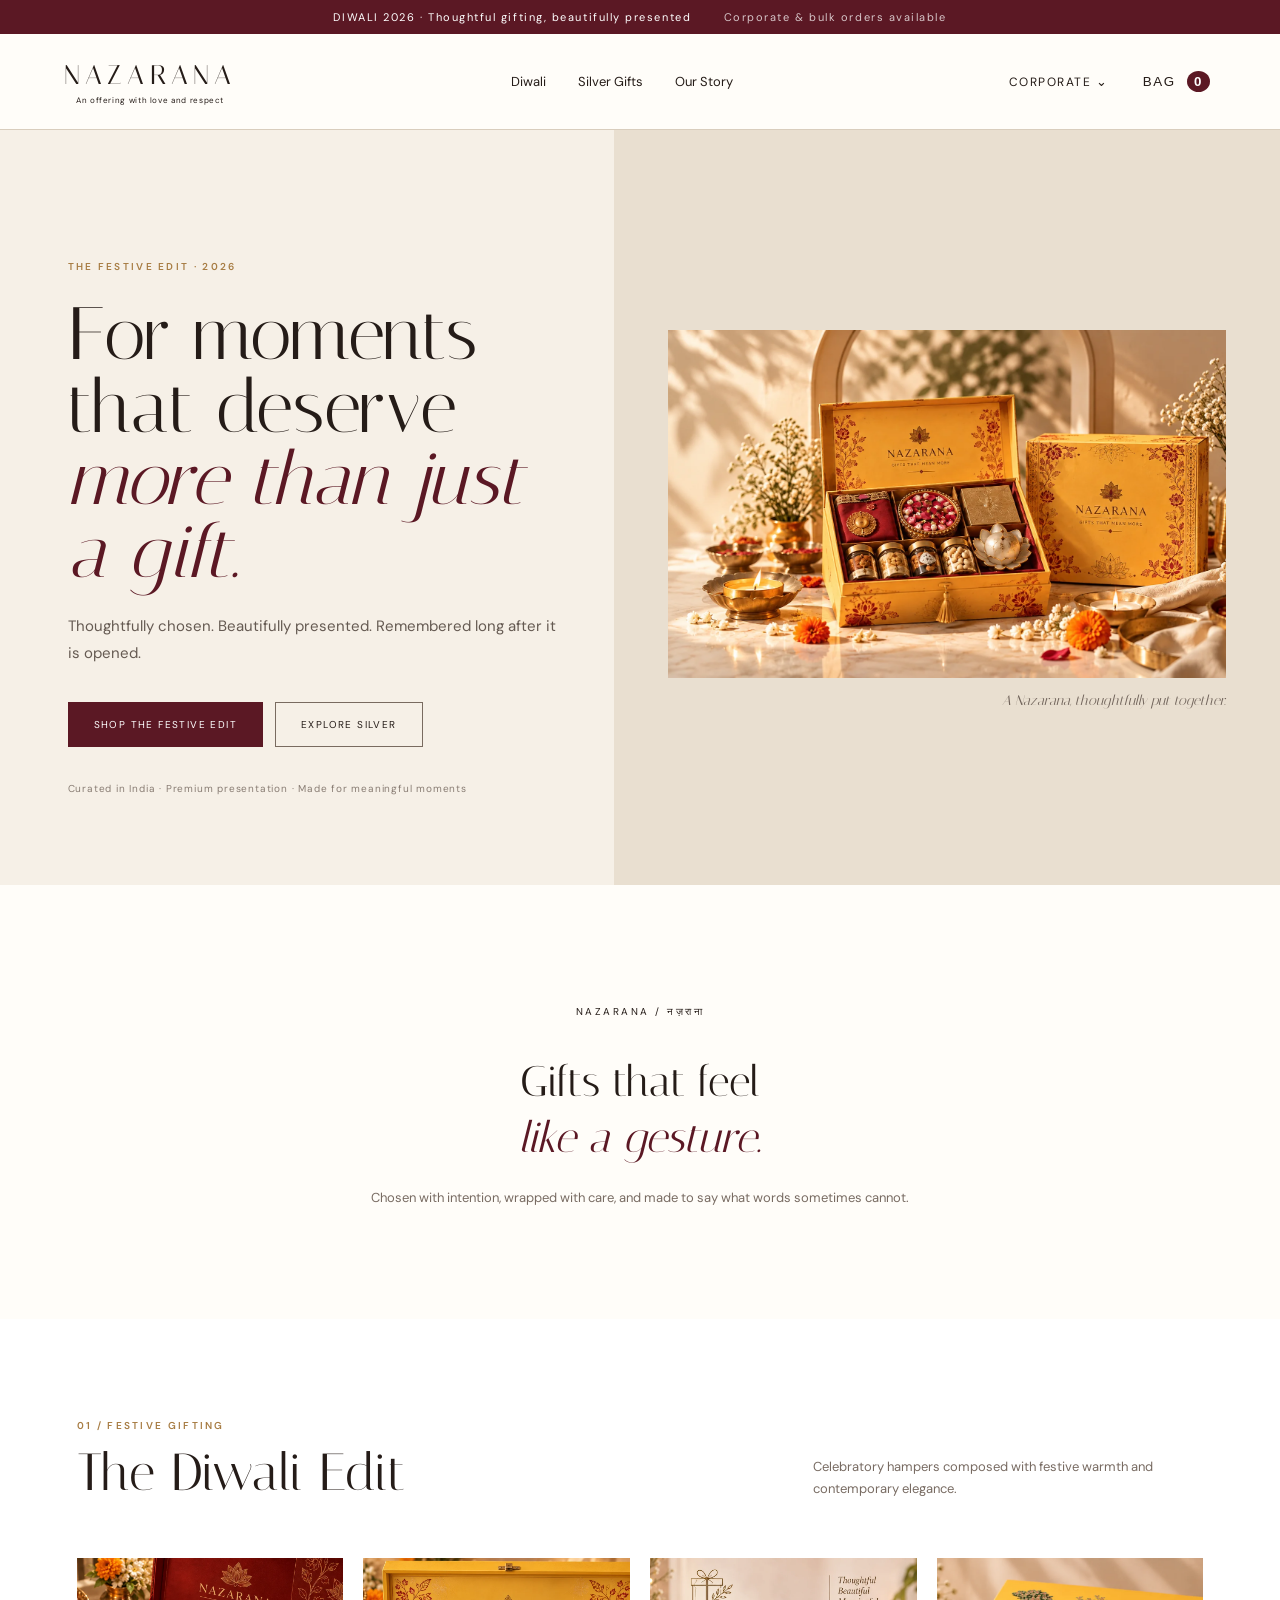
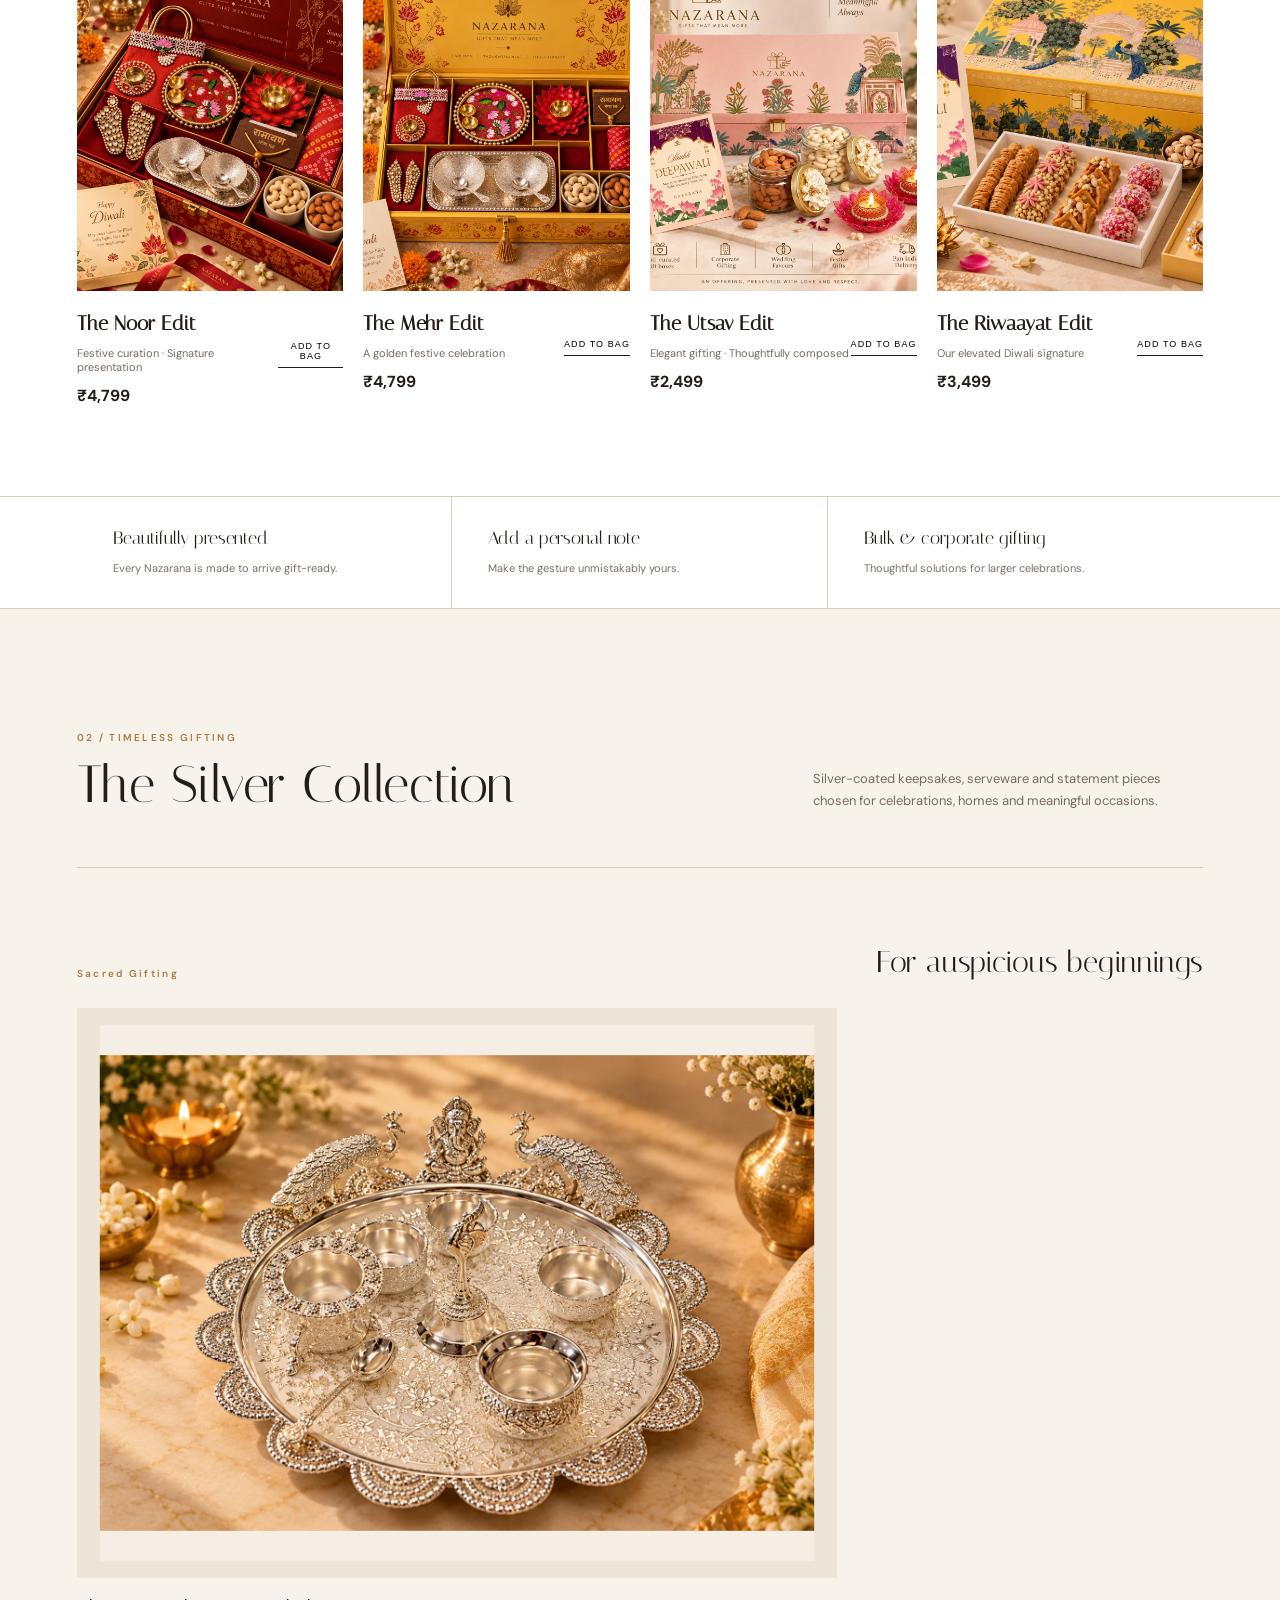
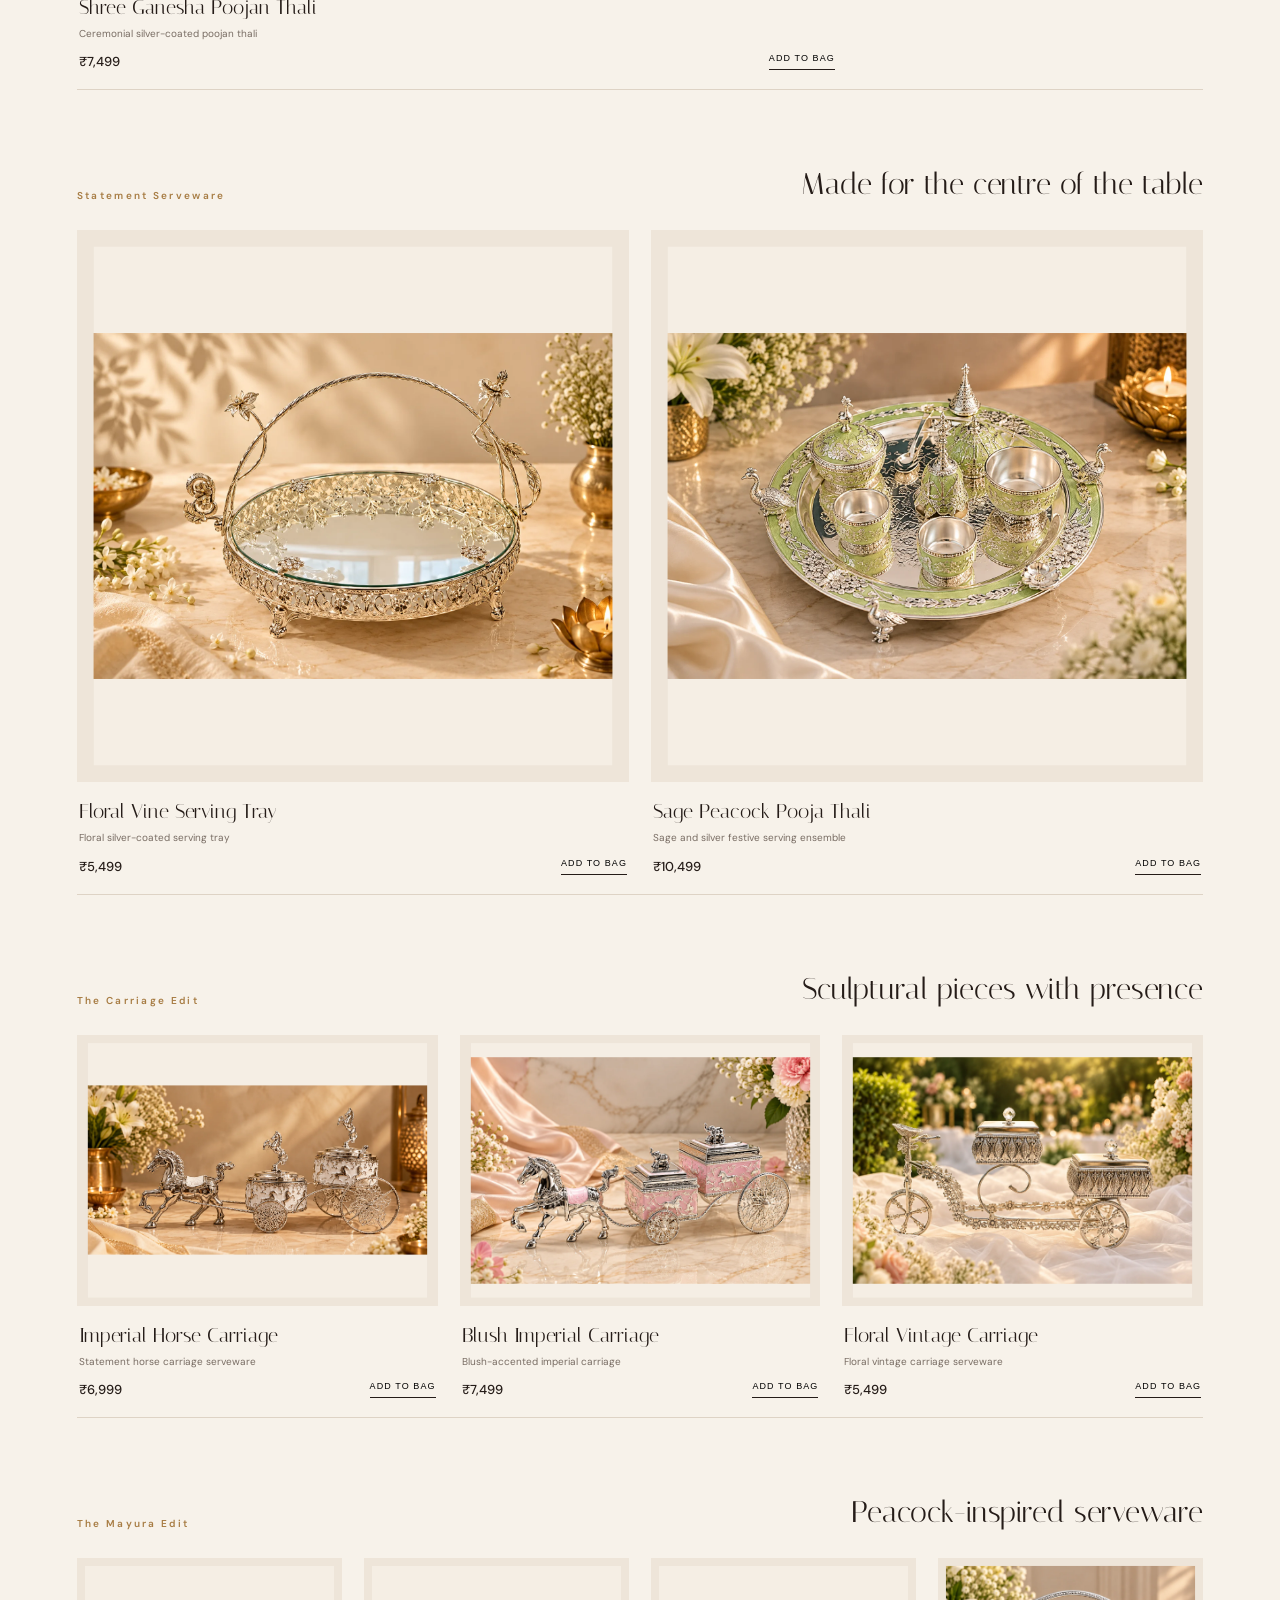
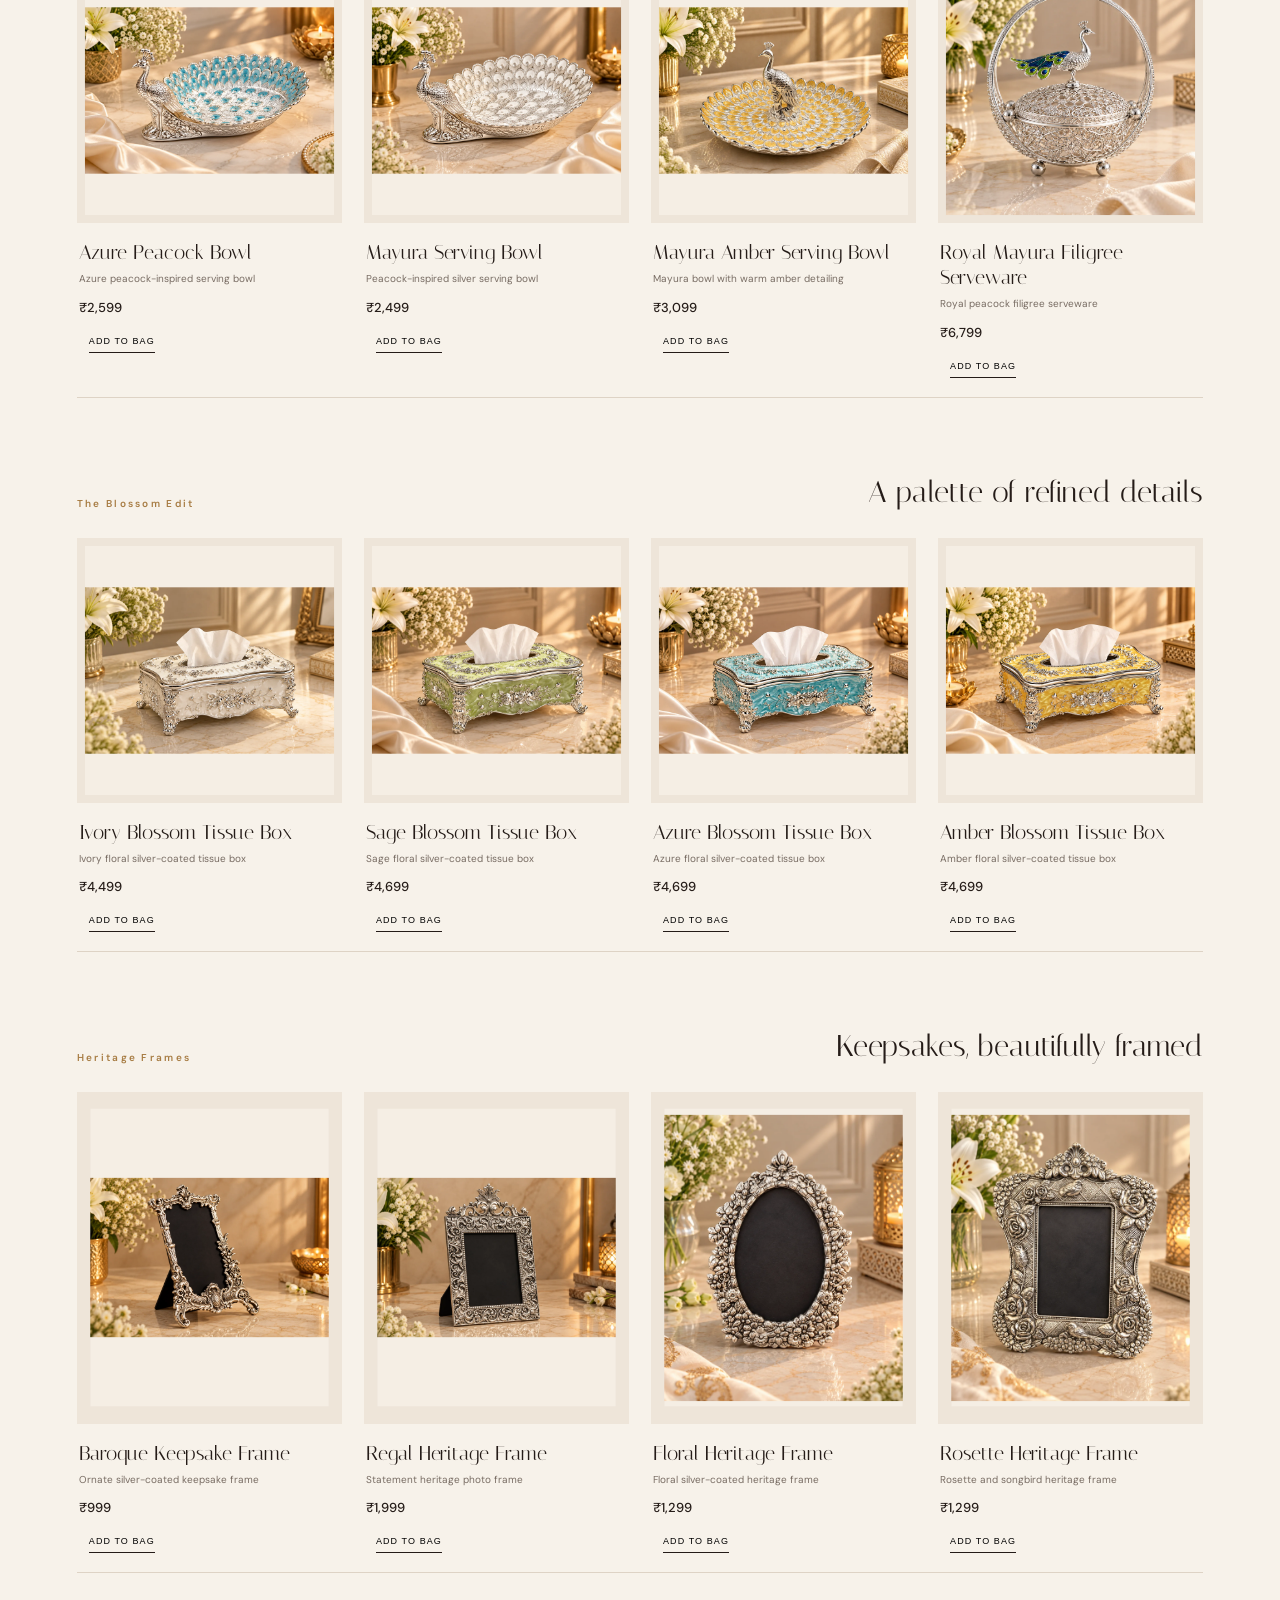
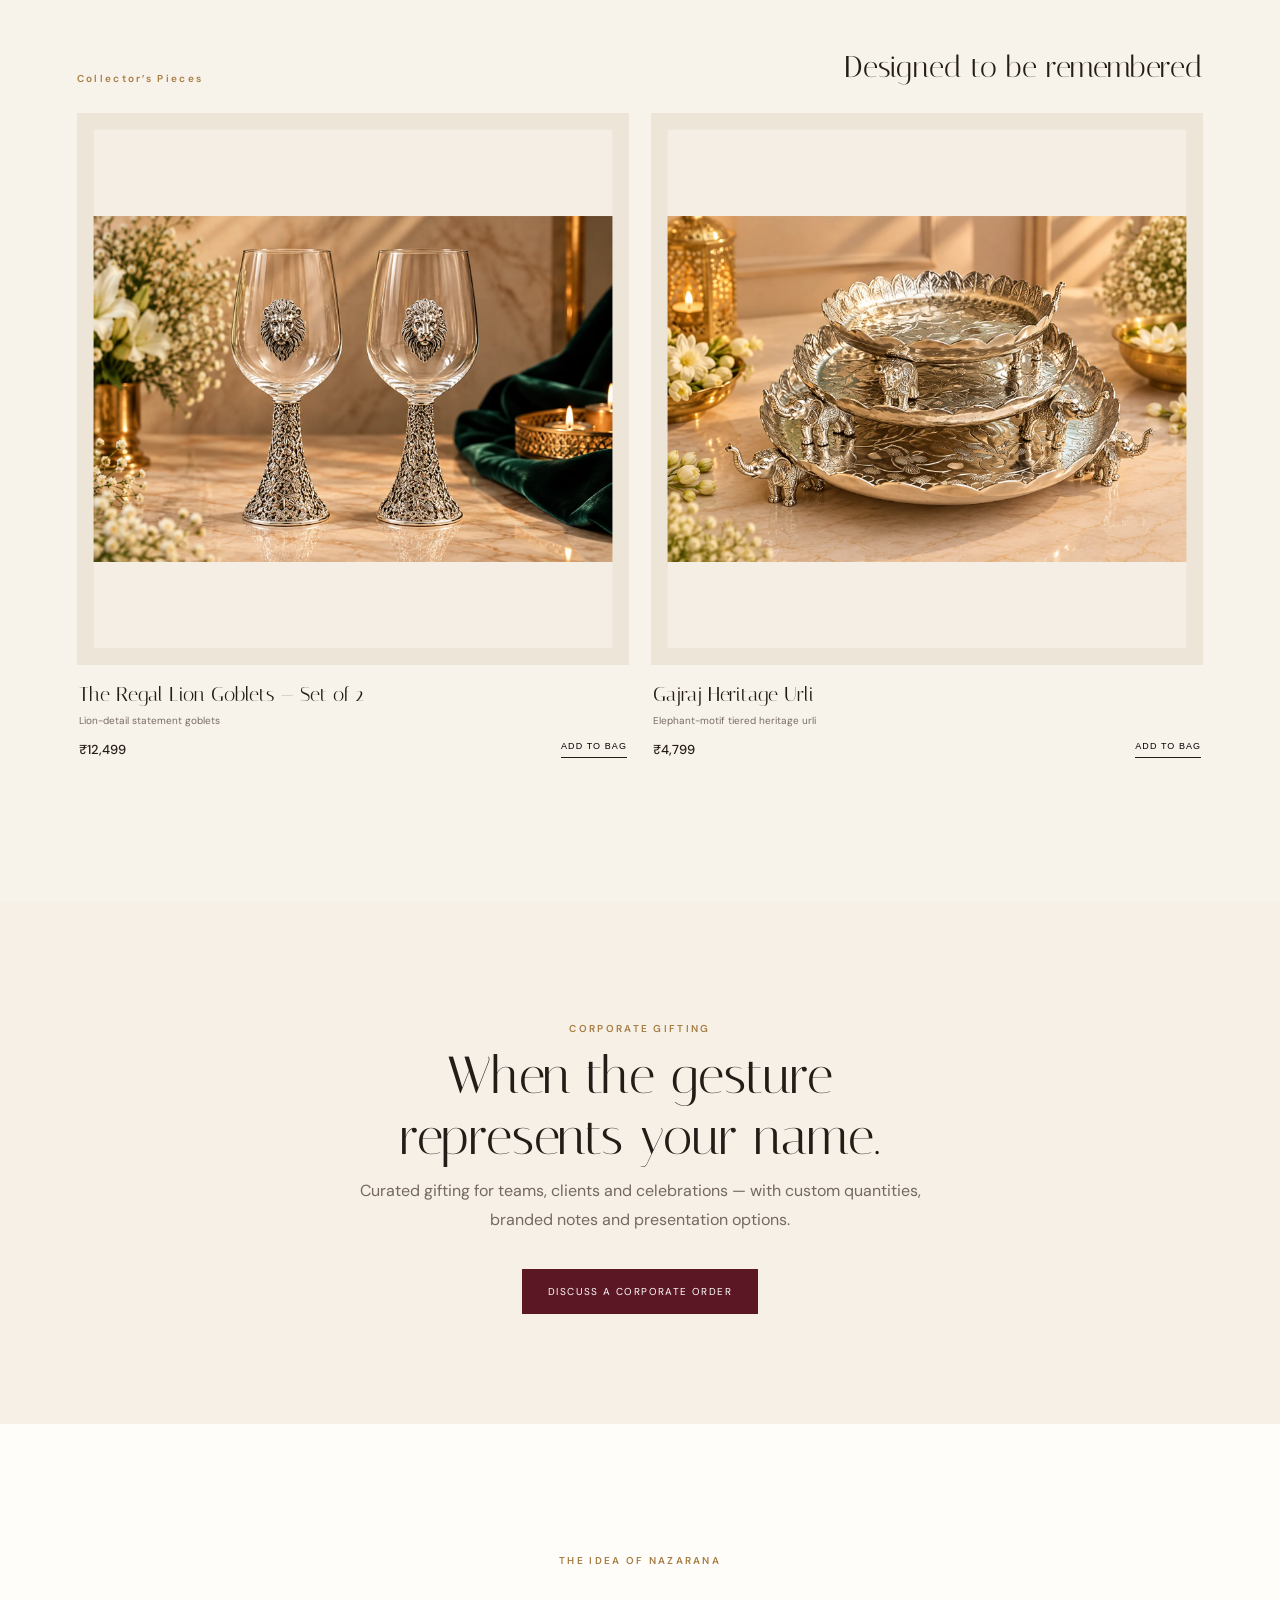
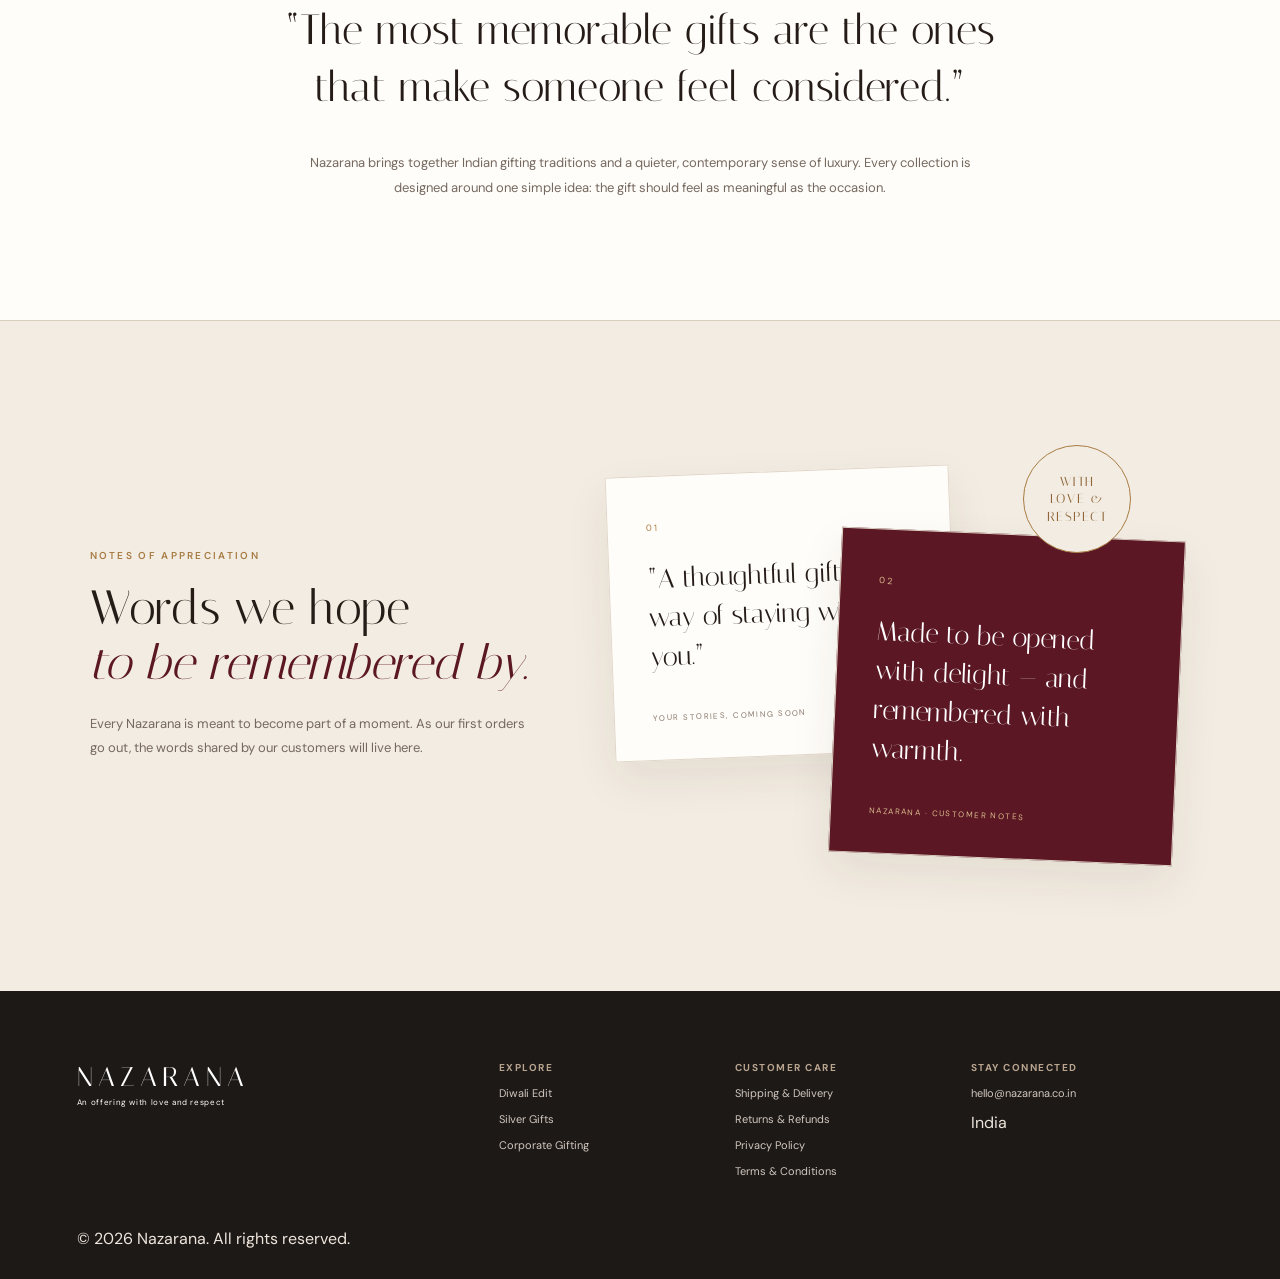
<file: index.html>
<!doctype html>

<html lang="en">

<head>

  <meta charset="utf-8">

  <meta
    name="viewport"
    content="width=device-width,initial-scale=1"
  >

  <title>
    Nazarana — An offering with love and respect
  </title>

  <meta
    name="description"
    content="Nazarana — premium festive hampers, silver-coated gifts and thoughtful gifting."
  >

  <link
    rel="stylesheet"
    href="styles.css"
  >

</head>


<body>


<!-- ========================================
     ANNOUNCEMENT
========================================= -->

<div class="announcement">

  DIWALI 2026 · Thoughtful gifting,
  beautifully presented

  <span>
    Corporate &amp; bulk orders available
  </span>

</div>


<!-- ========================================
     HEADER
========================================= -->

<header>


  <!-- BRAND -->

  <a
    class="brand"
    href="index.html"
  >

    NAZARANA

    <small>
      An offering with love and respect
    </small>

  </a>



  <!-- MAIN SHOPPING NAVIGATION -->

  <nav>

    <a href="#diwali">
      Diwali
    </a>

    <a href="#silver">
      Silver Gifts
    </a>

    <a href="#story">
      Our Story
    </a>

  </nav>



  <!-- RIGHT HEADER ACTIONS -->

  <div class="header-actions">


    <!-- CORPORATE PORTAL -->

    <div class="nav-dropdown">

      <button
        class="nav-dropdown-trigger corporate-login-trigger"
        type="button"
        aria-expanded="false"
        aria-haspopup="true"
      >

        Corporate

        <span class="nav-arrow">
          ⌄
        </span>

      </button>


      <div class="nav-dropdown-menu">


        <!-- CORPORATE GIFTING -->

        <a href="corporate-gifting.html">

  <span>
    Corporate Gifting
  </span>

  <small>
    Explore gifting for organisations
  </small>

</a>


        <!-- HR LOGIN -->

        <a href="hr-login.html">

          <span>
            HR Login
          </span>

          <small>
            Manage your gifting programme
          </small>

        </a>



        <!-- EMPLOYEE LOGIN -->

        <a href="corporate/employee-login.html">

          <span>
            Employee Login
          </span>

          <small>
            Choose your Nazarana
          </small>

        </a>


      </div>

    </div>



    <!-- SHOPPING BAG -->

    <button
      class="bag"
      id="bagBtn"
      type="button"
    >

      Bag

      <b id="count">
        0
      </b>

    </button>


  </div>


</header>



<!-- ========================================
     MAIN
========================================= -->

<main>


<!-- ========================================
     HERO
========================================= -->

<section class="hero">


  <div class="hero-copy">


    <p class="eyebrow">
      THE FESTIVE EDIT · 2026
    </p>


    <h1>

      For moments that deserve

      <br>

      <em>
        more than just a gift.
      </em>

    </h1>


    <p class="lead">

      Thoughtfully chosen.
      Beautifully presented.
      Remembered long after it is opened.

    </p>


    <div class="actions">


      <a
        class="primary"
        href="#diwali"
      >
        Shop the festive edit
      </a>


      <a
        class="secondary"
        href="#silver"
      >
        Explore Silver
      </a>


    </div>


    <p class="micro">

      Curated in India ·
      Premium presentation ·
      Made for meaningful moments

    </p>


  </div>



  <div class="hero-image">


    <div class="hero-frame">

      <img
        src="assets/nazarana-hero.webp"
        alt="Nazarana festive gift hamper in a warm, elegant setting"
      >

    </div>


    <p class="image-caption">
      A Nazarana, thoughtfully put together.
    </p>


  </div>


</section>



<!-- ========================================
     INTRO
========================================= -->

<section class="intro">


  <p>
    NAZARANA / नज़राना
  </p>


  <h2>

    Gifts that feel

    <br>

    <em>
      like a gesture.
    </em>

  </h2>


  <span>

    Chosen with intention,
    wrapped with care,
    and made to say what words
    sometimes cannot.

  </span>


</section>



<!-- ========================================
     DIWALI COLLECTION
========================================= -->

<section
  id="diwali"
  class="collection"
>


  <div class="section-head">


    <div>

      <p class="eyebrow">
        01 / FESTIVE GIFTING
      </p>

      <h2>
        The Diwali Edit
      </h2>

    </div>


    <p>

      Celebratory hampers composed
      with festive warmth and
      contemporary elegance.

    </p>


  </div>


  <div
    class="grid"
    id="products"
  ></div>


</section>



<!-- ========================================
     SERVICE STRIP
========================================= -->

<section class="service-strip">


  <div>

    <b>
      Beautifully presented
    </b>

    <span>
      Every Nazarana is made to
      arrive gift-ready.
    </span>

  </div>


  <div>

    <b>
      Add a personal note
    </b>

    <span>
      Make the gesture
      unmistakably yours.
    </span>

  </div>


  <div>

    <b>
      Bulk &amp; corporate gifting
    </b>

    <span>
      Thoughtful solutions for
      larger celebrations.
    </span>

  </div>


</section>



<!-- ========================================
     SILVER COLLECTION
========================================= -->

<section
  class="silver-collection"
  id="silver"
>


  <div class="section-head">


    <div>

      <p class="eyebrow">
        02 / TIMELESS GIFTING
      </p>

      <h2>
        The Silver Collection
      </h2>

    </div>


    <p>

      Silver-coated keepsakes,
      serveware and statement pieces
      chosen for celebrations,
      homes and meaningful occasions.

    </p>


  </div>


  <div
    class="silver-grid"
    id="silverProducts"
  ></div>


</section>



<!-- ========================================
     CORPORATE GIFTING
========================================= -->

<section
  class="corporate"
  id="corporate"
>


  <p class="eyebrow">
    CORPORATE GIFTING
  </p>


  <h2>

    When the gesture

    <br>

    represents your name.

  </h2>


  <p>

    Curated gifting for teams,
    clients and celebrations —
    with custom quantities,
    branded notes and
    presentation options.

  </p>


  <a
    class="primary"
    href="mailto:hello@nazarana.co.in?subject=Corporate%20Gifting%20Enquiry"
  >
    Discuss a corporate order
  </a>


</section>



<!-- ========================================
     STORY
========================================= -->

<section
  class="story"
  id="story"
>


  <p class="eyebrow">
    THE IDEA OF NAZARANA
  </p>


  <blockquote>

    “The most memorable gifts
    are the ones that make
    someone feel considered.”

  </blockquote>


  <p>

    Nazarana brings together
    Indian gifting traditions
    and a quieter, contemporary
    sense of luxury.

    Every collection is designed
    around one simple idea:
    the gift should feel as meaningful
    as the occasion.

  </p>


</section>



<!-- ========================================
     TESTIMONIALS
========================================= -->

<section
  class="testimonials"
  id="testimonials"
>


  <div class="testimonial-title">


    <p class="eyebrow">
      NOTES OF APPRECIATION
    </p>


    <h2>

      Words we hope

      <br>

      <em>
        to be remembered by.
      </em>

    </h2>


    <p>

      Every Nazarana is meant
      to become part of a moment.

      As our first orders go out,
      the words shared by our customers
      will live here.

    </p>


  </div>



  <div class="testimonial-notes">


    <article class="note-card note-one">


      <span>
        01
      </span>


      <blockquote>

        “A thoughtful gift has
        a way of staying with you.”

      </blockquote>


      <small>
        YOUR STORIES, COMING SOON
      </small>


    </article>



    <article class="note-card note-two">


      <span>
        02
      </span>


      <blockquote>

        Made to be opened with delight —
        and remembered with warmth.

      </blockquote>


      <small>
        NAZARANA · CUSTOMER NOTES
      </small>


    </article>



    <div class="note-seal">

      WITH

      <br>

      LOVE &amp;

      <br>

      RESPECT

    </div>


  </div>


</section>


</main>



<!-- ========================================
     FOOTER
========================================= -->

<footer>


  <div class="brand footer-brand">

    NAZARANA

    <small>
      An offering with love and respect
    </small>

  </div>



  <div>

    <b>
      Explore
    </b>

    <a href="#diwali">
      Diwali Edit
    </a>

    <a href="#silver">
      Silver Gifts
    </a>

    <a href="#corporate">
      Corporate Gifting
    </a>

  </div>



  <div>

    <b>
      Customer Care
    </b>

    <a href="shipping.html">
      Shipping &amp; Delivery
    </a>

    <a href="returns.html">
      Returns &amp; Refunds
    </a>

    <a href="privacy.html">
      Privacy Policy
    </a>

    <a href="terms.html">
      Terms &amp; Conditions
    </a>

  </div>



  <div>

    <b>
      Stay Connected
    </b>

    <a href="mailto:hello@nazarana.co.in">
      hello@nazarana.co.in
    </a>

    <span>
      India
    </span>

  </div>



  <div class="footer-bottom">

    © 2026 Nazarana.
    All rights reserved.

  </div>


</footer>



<!-- ========================================
     SHOPPING BAG DRAWER
========================================= -->

<div
  class="drawer"
  id="drawer"
>


  <div class="drawer-head">


    <h2>
      Your Bag
    </h2>


    <button
      id="close"
      type="button"
      aria-label="Close bag"
    >
      ×
    </button>


  </div>



  <div id="cart"></div>



  <div class="drawer-foot">


    <div>

      <span>
        Subtotal
      </span>

      <strong id="total">
        ₹0
      </strong>

    </div>



    <button
      class="primary checkout"
      id="checkout"
      type="button"
    >
      Proceed to Checkout
    </button>



    <small>
      Secure &amp; encrypted checkout.
    </small>


  </div>


</div>



<div
  class="overlay"
  id="overlay"
></div>



<!-- ========================================
     SCRIPTS
========================================= -->

<script src="app.js"></script>


</body>

</html>
</file>
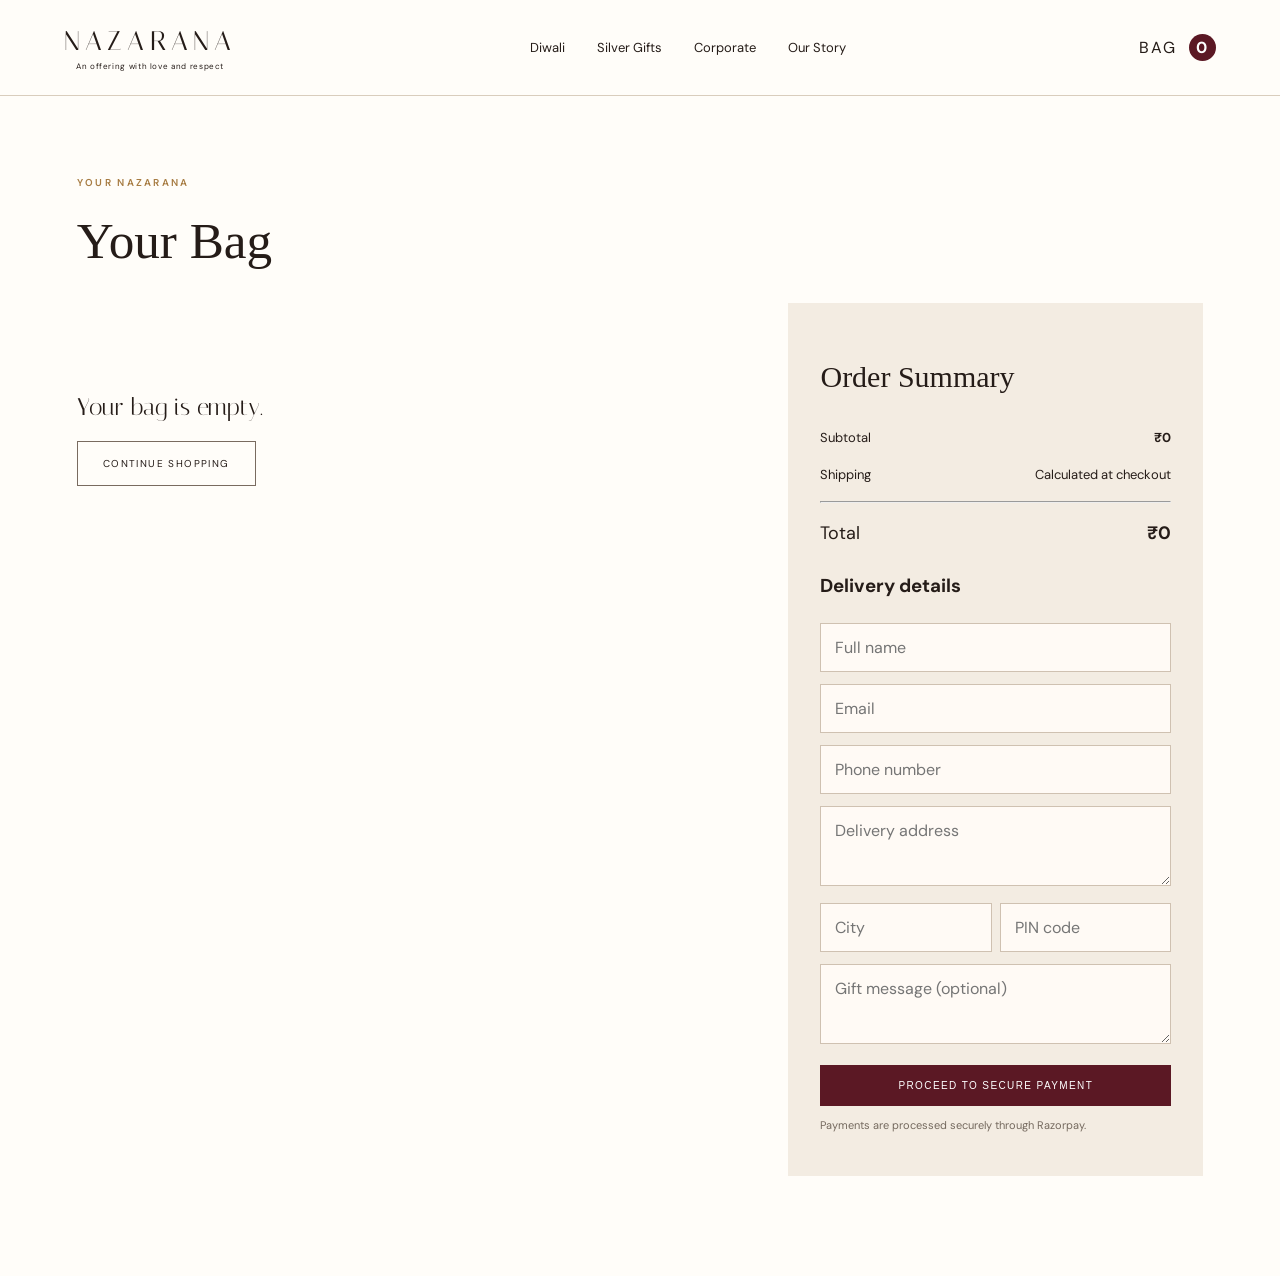
<file: cart.html>
<!doctype html><html><head><meta charset='utf-8'><meta name='viewport' content='width=device-width,initial-scale=1'><title>Your Bag — Nazarana</title><link rel='stylesheet' href='styles.css'></head><body><header><a class='brand' href='index.html'>NAZARANA<small>An offering with love and respect</small></a><nav><a href='index.html#diwali'>Diwali</a><a href='index.html#silver'>Silver Gifts</a><a href='index.html#corporate'>Corporate</a><a href='index.html#story'>Our Story</a></nav><a class='bag' href='cart.html'>Bag <b id='count'>0</b></a></header><main class='cart-page'><p class='eyebrow'>YOUR NAZARANA</p><h1>Your Bag</h1><div class='cart-layout'><section id='cartItems' class='cart-list'></section><aside class='checkout-panel'><h2>Order Summary</h2><div class='summary-line'><span>Subtotal</span><strong id='subtotal'>₹0</strong></div><div class='summary-line'><span>Shipping</span><span>Calculated at checkout</span></div><hr><div class='summary-line total-line'><span>Total</span><strong id='grandtotal'>₹0</strong></div><h3>Delivery details</h3><form id='checkoutForm'><input required name='name' placeholder='Full name'><input required name='email' type='email' placeholder='Email'><input required name='phone' inputmode='tel' placeholder='Phone number'><textarea required name='address' placeholder='Delivery address'></textarea><div class='field-row'><input required name='city' placeholder='City'><input required name='pincode' inputmode='numeric' placeholder='PIN code'></div><textarea name='message' placeholder='Gift message (optional)'></textarea><button class='primary checkout-full' type='submit'>Proceed to secure payment</button></form><p class='secure-note'>Payments are processed securely through Razorpay.</p><div id='payStatus'></div></aside></div></main><script src='https://checkout.razorpay.com/v1/checkout.js'></script><script src='cart.js'></script></body></html>
</file>
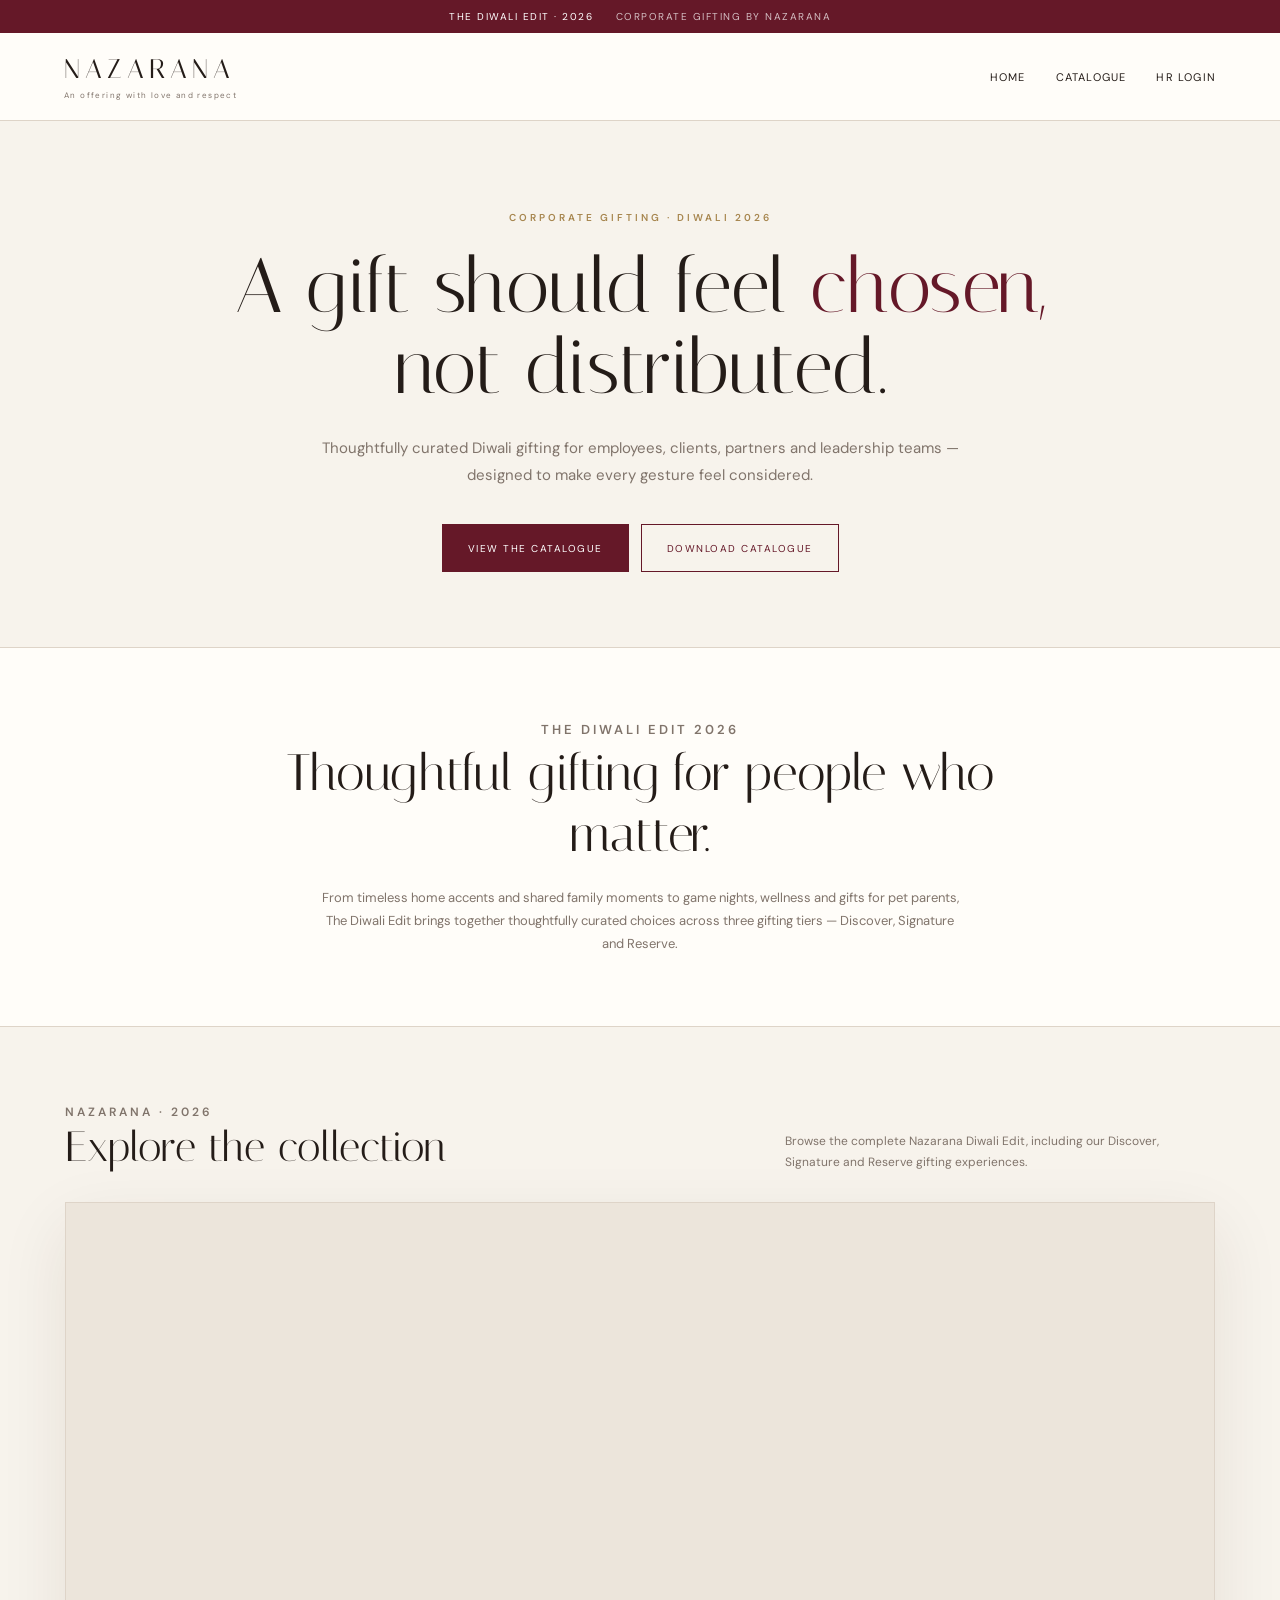
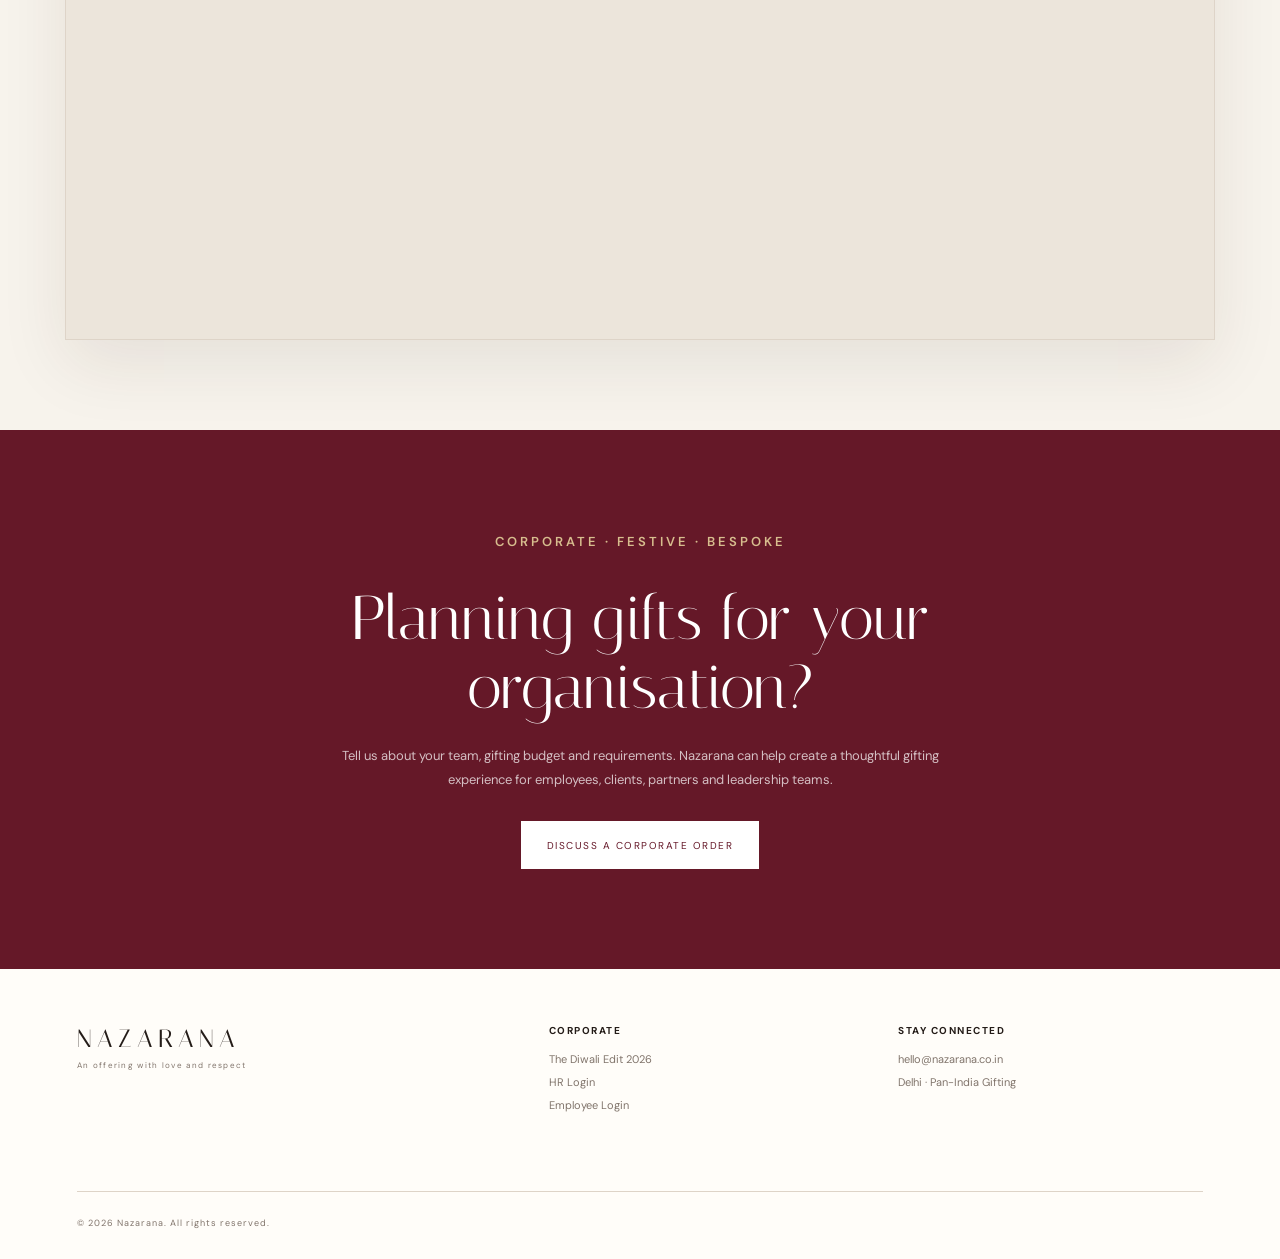
<file: corporate-gifting.html>
<!doctype html>
<html lang="en">

<head>
  <meta charset="utf-8">

  <meta
    name="viewport"
    content="width=device-width,initial-scale=1"
  >

  <title>
    Corporate Gifting | Nazarana
  </title>

  <meta
    name="description"
    content="Explore Nazarana's Diwali Edit 2026 — thoughtfully curated corporate gifts for teams, clients, partners and meaningful celebrations."
  >

  <link
    rel="preconnect"
    href="https://fonts.googleapis.com"
  >

  <link
    rel="preconnect"
    href="https://fonts.gstatic.com"
    crossorigin
  >

  <link
    href="https://fonts.googleapis.com/css2?family=DM+Sans:wght@400;500;600&family=Italiana&display=swap"
    rel="stylesheet"
  >

  <style>

    * {
      box-sizing: border-box;
    }

    :root {
      --burgundy: #651828;
      --burgundy-dark: #4f101d;
      --ivory: #f7f3ec;
      --paper: #fffdf9;
      --ink: #241c18;
      --muted: #80746b;
      --line: #ded4c8;
      --gold: #a7864f;
    }

    html {
      scroll-behavior: smooth;
    }

    body {
      margin: 0;
      background: var(--ivory);
      color: var(--ink);
      font-family: "DM Sans", sans-serif;
    }

    a {
      color: inherit;
    }

    /* ========================================
       ANNOUNCEMENT
    ======================================== */

    .announcement {
      padding: 10px 20px;
      background: var(--burgundy);
      color: white;
      text-align: center;
      font-size: 10px;
      letter-spacing: 1.5px;
      text-transform: uppercase;
    }

    .announcement span {
      margin-left: 18px;
      opacity: .72;
    }

    /* ========================================
       HEADER
    ======================================== */

    header {
      min-height: 88px;
      padding: 0 5vw;

      display: flex;
      align-items: center;
      justify-content: space-between;

      background: var(--paper);
      border-bottom: 1px solid var(--line);

      position: sticky;
      top: 0;
      z-index: 100;
    }

    .brand {
      font-family: "Italiana", serif;
      font-size: 27px;
      letter-spacing: 5px;
      text-decoration: none;
    }

    .brand small {
      display: block;
      margin-top: 5px;

      font-family: "DM Sans", sans-serif;
      font-size: 8px;
      letter-spacing: 1.4px;
      color: var(--muted);
    }

    .header-nav {
      display: flex;
      align-items: center;
      gap: 30px;
    }

    .header-nav a {
      text-decoration: none;
      font-size: 11px;
      letter-spacing: 1.2px;
      text-transform: uppercase;
    }

    .header-nav a:hover {
      color: var(--burgundy);
    }

    /* ========================================
       HERO
    ======================================== */

    .hero {
      min-height: 520px;
      padding: 90px 7vw 75px;

      display: flex;
      flex-direction: column;
      align-items: center;
      justify-content: center;

      text-align: center;
    }

    .eyebrow {
      margin: 0 0 22px;

      color: var(--gold);

      font-size: 10px;
      font-weight: 600;
      letter-spacing: 3px;
      text-transform: uppercase;
    }

    .hero h1 {
      max-width: 850px;

      margin: 0;

      font-family: "Italiana", serif;
      font-size: clamp(48px, 6vw, 82px);
      font-weight: 400;
      line-height: 1.05;
    }

    .hero h1 em {
      color: var(--burgundy);
      font-style: normal;
    }

    .hero-copy {
      max-width: 680px;

      margin: 28px auto 0;

      color: var(--muted);

      font-size: 15px;
      line-height: 1.8;
    }

    .hero-actions {
      margin-top: 35px;

      display: flex;
      justify-content: center;
      flex-wrap: wrap;

      gap: 12px;
    }

    .primary,
    .secondary {
      min-height: 48px;

      padding: 0 25px;

      display: inline-flex;
      align-items: center;
      justify-content: center;

      text-decoration: none;

      font-size: 10px;
      letter-spacing: 1.5px;
      text-transform: uppercase;

      transition: .2s ease;
    }

    .primary {
      background: var(--burgundy);
      border: 1px solid var(--burgundy);
      color: white;
    }

    .primary:hover {
      background: var(--burgundy-dark);
      border-color: var(--burgundy-dark);
    }

    .secondary {
      border: 1px solid var(--burgundy);
      color: var(--burgundy);
      background: transparent;
    }

    .secondary:hover {
      background: var(--burgundy);
      color: white;
    }

    /* ========================================
       INTRODUCTION
    ======================================== */

    .intro {
      padding: 70px 7vw;

      background: var(--paper);
      border-top: 1px solid var(--line);
      border-bottom: 1px solid var(--line);

      text-align: center;
    }

    .intro-inner {
      max-width: 800px;
      margin: auto;
    }

    .intro h2 {
      margin: 0 0 22px;

      font-family: "Italiana", serif;
      font-size: clamp(35px, 4vw, 52px);
      font-weight: 400;
    }

    .intro p {
      max-width: 650px;
      margin: auto;

      color: var(--muted);

      font-size: 13px;
      line-height: 1.8;
    }

    /* ========================================
       CATALOGUE
    ======================================== */

    .catalogue {
      padding: 75px 5vw 90px;
    }

    .catalogue-head {
      max-width: 1150px;

      margin:
        0 auto 30px;

      display: flex;
      align-items: flex-end;
      justify-content: space-between;

      gap: 30px;
    }

    .catalogue-head h2 {
      margin: 0;

      font-family: "Italiana", serif;
      font-size: 42px;
      font-weight: 400;
    }

    .catalogue-head p {
      max-width: 430px;

      margin: 0;

      color: var(--muted);

      font-size: 12px;
      line-height: 1.7;
    }

    .catalogue-frame {
      width: min(1150px, 100%);
      height: 82vh;
      min-height: 720px;

      margin: auto;

      overflow: hidden;

      background: #ece5db;
      border: 1px solid var(--line);
      box-shadow:
        0 24px 65px
        rgba(50, 35, 25, .09);
    }

    .catalogue-frame iframe {
      display: block;

      width: 100%;
      height: 100%;

      border: 0;
    }

    .catalogue-mobile {
      display: none;

      max-width: 600px;
      margin: auto;

      padding: 45px 25px;

      background: var(--paper);
      border: 1px solid var(--line);

      text-align: center;
    }

    .catalogue-mobile h3 {
      margin: 0 0 12px;

      font-family: "Italiana", serif;
      font-size: 29px;
      font-weight: 400;
    }

    .catalogue-mobile p {
      margin:
        0 0 25px;

      color: var(--muted);

      font-size: 12px;
      line-height: 1.7;
    }

    /* ========================================
       CORPORATE CTA
    ======================================== */

    .corporate-cta {
      padding: 100px 7vw;

      background: var(--burgundy);

      color: white;

      text-align: center;
    }

    .corporate-cta .eyebrow {
      color: #d7bd8e;
    }

    .corporate-cta h2 {
      max-width: 800px;

      margin:
        0 auto 22px;

      font-family: "Italiana", serif;
      font-size: clamp(40px, 5vw, 62px);
      font-weight: 400;
      line-height: 1.12;
    }

    .corporate-cta p {
      max-width: 620px;

      margin:
        0 auto 30px;

      color:
        rgba(255,255,255,.72);

      font-size: 13px;
      line-height: 1.8;
    }

    .corporate-cta .primary {
      background: white;
      border-color: white;
      color: var(--burgundy);
    }

    .corporate-cta .primary:hover {
      background: #f3ede5;
    }

    /* ========================================
       FOOTER
    ======================================== */

    footer {
      padding: 55px 6vw 30px;

      display: grid;

      grid-template-columns:
        1.4fr 1fr 1fr;

      gap: 45px;

      background: var(--paper);
    }

    .footer-brand {
      font-family: "Italiana", serif;

      font-size: 25px;
      letter-spacing: 5px;
    }

    .footer-brand small {
      display: block;

      margin-top: 7px;

      color: var(--muted);

      font-family: "DM Sans", sans-serif;

      font-size: 8px;
      letter-spacing: 1.3px;
    }

    footer b {
      display: block;

      margin-bottom: 15px;

      font-size: 10px;
      letter-spacing: 1.5px;
      text-transform: uppercase;
    }

    footer a,
    footer span {
      display: block;

      margin-bottom: 9px;

      color: var(--muted);

      font-size: 11px;
      text-decoration: none;
    }

    footer a:hover {
      color: var(--burgundy);
    }

    .footer-bottom {
      grid-column: 1 / -1;

      margin-top: 25px;
      padding-top: 25px;

      border-top: 1px solid var(--line);

      color: var(--muted);

      font-size: 9px;
      letter-spacing: 1px;
    }

    /* ========================================
       RESPONSIVE
    ======================================== */

    @media (max-width: 800px) {

      .announcement span {
        display: none;
      }

      header {
        min-height: 76px;
        padding:
          0 22px;
      }

      .brand {
        font-size: 21px;
      }

      .brand small {
        display: none;
      }

      .header-nav {
        gap: 16px;
      }

      .header-nav a {
        font-size: 9px;
      }

      .hero {
        min-height: 450px;

        padding:
          70px 25px
          60px;
      }

      .hero-copy {
        font-size: 13px;
      }

      .intro {
        padding:
          55px 25px;
      }

      .catalogue {
        padding:
          55px 20px
          70px;
      }

      .catalogue-head {
        display: block;
      }

      .catalogue-head p {
        margin-top: 15px;
      }

      .catalogue-frame {
        display: none;
      }

      .catalogue-mobile {
        display: block;
      }

      .corporate-cta {
        padding:
          75px 25px;
      }

      footer {
        grid-template-columns:
          1fr;

        padding:
          45px 25px
          25px;
      }

    }

    @media (max-width: 520px) {

      .header-nav a:first-child {
        display: none;
      }

      .hero-actions {
        display: grid;
        width: 100%;
      }

      .hero-actions a {
        width: 100%;
      }

    }

  </style>
</head>


<body>

  <!-- ========================================
       ANNOUNCEMENT
  ======================================== -->

  <div class="announcement">
    THE DIWALI EDIT · 2026

    <span>
      Corporate gifting by Nazarana
    </span>
  </div>


  <!-- ========================================
       HEADER
  ======================================== -->

  <header>

    <a
      class="brand"
      href="index.html"
    >
      NAZARANA

      <small>
        An offering with love and respect
      </small>
    </a>


    <nav class="header-nav">

      <a href="index.html">
        Home
      </a>

      <a href="#catalogue">
        Catalogue
      </a>

      <a href="hr-login.html">
        HR Login
      </a>

    </nav>

  </header>


  <main>


    <!-- ========================================
         HERO
    ======================================== -->

    <section class="hero">

      <p class="eyebrow">
        CORPORATE GIFTING · DIWALI 2026
      </p>

      <h1>
        A gift should feel
        <em>chosen,</em>
        not distributed.
      </h1>

      <p class="hero-copy">
        Thoughtfully curated Diwali gifting
        for employees, clients, partners and
        leadership teams — designed to make
        every gesture feel considered.
      </p>

      <div class="hero-actions">

        <a
          class="primary"
          href="#catalogue"
        >
          View the catalogue
        </a>

        <a
          class="secondary"
          href="assets/nazarana-diwali-edit-2026.pdf"
          download
        >
          Download catalogue
        </a>

      </div>

    </section>


    <!-- ========================================
         INTRODUCTION
    ======================================== -->

    <section class="intro">

      <div class="intro-inner">

        <p class="eyebrow">
          THE DIWALI EDIT 2026
        </p>

        <h2>
          Thoughtful gifting for
          people who matter.
        </h2>

        <p>
          From timeless home accents and
          shared family moments to game nights,
          wellness and gifts for pet parents,
          The Diwali Edit brings together
          thoughtfully curated choices across
          three gifting tiers — Discover,
          Signature and Reserve.
        </p>

      </div>

    </section>


    <!-- ========================================
         CATALOGUE
    ======================================== -->

    <section
      class="catalogue"
      id="catalogue"
    >

      <div class="catalogue-head">

        <div>

          <p class="eyebrow">
            NAZARANA · 2026
          </p>

          <h2>
            Explore the collection
          </h2>

        </div>

        <p>
          Browse the complete Nazarana
          Diwali Edit, including our
          Discover, Signature and Reserve
          gifting experiences.
        </p>

      </div>


      <!-- DESKTOP PDF VIEWER -->

      <div class="catalogue-frame">

        <iframe
          src="assets/nazarana-diwali-edit-2026.pdf#view=FitH"
          title="Nazarana The Diwali Edit 2026 Catalogue"
        ></iframe>

      </div>


      <!-- MOBILE FALLBACK -->

      <div class="catalogue-mobile">

        <h3>
          The Diwali Edit 2026
        </h3>

        <p>
          Open the complete Nazarana
          corporate gifting catalogue
          to explore the collection.
        </p>

        <a
          class="primary"
          href="assets/nazarana-diwali-edit-2026.pdf"
          target="_blank"
          rel="noopener"
        >
          Open catalogue
        </a>

      </div>

    </section>


    <!-- ========================================
         CORPORATE CTA
    ======================================== -->

    <section class="corporate-cta">

      <p class="eyebrow">
        CORPORATE · FESTIVE · BESPOKE
      </p>

      <h2>
        Planning gifts for
        your organisation?
      </h2>

      <p>
        Tell us about your team,
        gifting budget and requirements.
        Nazarana can help create a thoughtful
        gifting experience for employees,
        clients, partners and leadership teams.
      </p>

      <a
        class="primary"
        href="mailto:hello@nazarana.co.in?subject=Corporate%20Diwali%20Gifting%20Enquiry"
      >
        Discuss a corporate order
      </a>

    </section>


  </main>


  <!-- ========================================
       FOOTER
  ======================================== -->

  <footer>

    <div class="footer-brand">

      NAZARANA

      <small>
        An offering with love and respect
      </small>

    </div>


    <div>

      <b>
        Corporate
      </b>

      <a href="#catalogue">
        The Diwali Edit 2026
      </a>

      <a href="hr-login.html">
        HR Login
      </a>

      <a href="corporate/employee-login.html">
        Employee Login
      </a>

    </div>


    <div>

      <b>
        Stay Connected
      </b>

      <a href="mailto:hello@nazarana.co.in">
        hello@nazarana.co.in
      </a>

      <span>
        Delhi · Pan-India Gifting
      </span>

    </div>


    <div class="footer-bottom">
      © 2026 Nazarana. All rights reserved.
    </div>

  </footer>

</body>

</html>
</file>
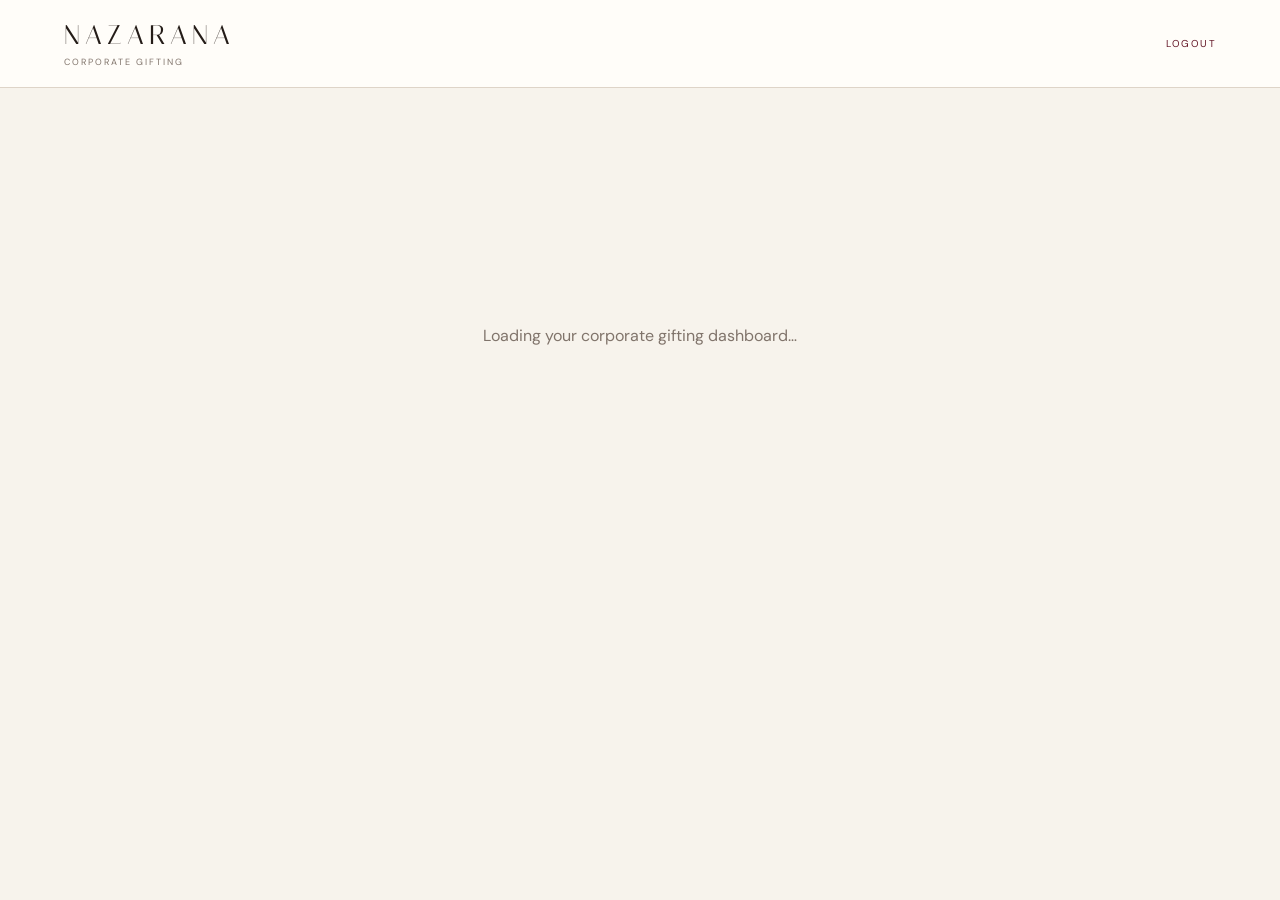
<file: hr-dashboard.html>
<!DOCTYPE html>
<html lang="en">

<head>

  <meta charset="UTF-8">

  <meta
    name="viewport"
    content="width=device-width, initial-scale=1.0"
  >

  <title>HR Dashboard | Nazarana</title>

  <link
    rel="preconnect"
    href="https://fonts.googleapis.com"
  >

  <link
    rel="preconnect"
    href="https://fonts.gstatic.com"
    crossorigin
  >

  <link
    href="https://fonts.googleapis.com/css2?family=DM+Sans:wght@400;500;600&family=Italiana&display=swap"
    rel="stylesheet"
  >


  <style>

    * {
      box-sizing: border-box;
    }


    :root {
      --burgundy: #651828;
      --burgundy-dark: #4f101d;
      --ivory: #f7f3ec;
      --paper: #fffdf9;
      --ink: #241c18;
      --muted: #80746b;
      --line: #ded4c8;
      --gold: #a7864f;
      --green: #496653;
      --soft-green: #e7efe8;
      --soft-red: #f2e8e4;
      --soft-gold: #f1eadc;
    }


    html {
      scroll-behavior: smooth;
    }


    body {
      margin: 0;

      background: var(--ivory);
      color: var(--ink);

      font-family:
        "DM Sans",
        sans-serif;
    }


    button,
    input {
      font-family: inherit;
    }


    button {
      cursor: pointer;
    }


    /* ========================================
       HEADER
    ========================================= */


    .header {
      min-height: 88px;

      background: var(--paper);

      border-bottom:
        1px solid var(--line);

      display: flex;
      align-items: center;
      justify-content: space-between;

      padding:
        0 5vw;

      position: sticky;
      top: 0;

      z-index: 100;
    }


    .brand {
      font-family:
        "Italiana",
        serif;

      font-size: 27px;

      letter-spacing: 5px;
    }


    .brand-sub {
      margin-top: 5px;

      color: var(--muted);

      font-size: 9px;

      letter-spacing: 2px;
    }


    .header-right {
      display: flex;
      align-items: center;

      gap: 28px;
    }


    .hr-name {
      font-size: 13px;
    }


    .logout {
      padding: 0;

      border: 0;
      background: none;

      color: var(--burgundy);

      font-size: 10px;

      letter-spacing: 1.5px;

      text-transform: uppercase;
    }


    /* ========================================
       MAIN
    ========================================= */


    .container {
      width: min(
        1400px,
        90vw
      );

      margin: auto;

      padding:
        55px 0
        90px;
    }


    .eyebrow {
      margin-bottom: 14px;

      color: var(--gold);

      font-size: 10px;

      letter-spacing: 2.5px;

      text-transform: uppercase;
    }


    .section-description {
      max-width: 620px;

      margin:
        10px 0 0;

      color: var(--muted);

      font-size: 12px;

      line-height: 1.7;
    }


    /* ========================================
       WELCOME
    ========================================= */


    .welcome {
      display: flex;

      justify-content:
        space-between;

      align-items:
        flex-end;

      gap: 40px;

      margin-bottom: 42px;
    }


    .welcome h1 {
      margin:
        0 0 12px;

      font-family:
        "Italiana",
        serif;

      font-weight: 400;

      font-size:
        clamp(
          38px,
          5vw,
          58px
        );
    }


    .company {
      color: var(--muted);

      font-size: 14px;
    }


    .campaign-box {
      min-width: 330px;

      padding:
        24px 27px;

      background:
        var(--burgundy);

      color: white;
    }


    .campaign-label {
      font-size: 9px;

      letter-spacing: 2px;

      text-transform: uppercase;

      opacity: .7;
    }


    .campaign-name {
      margin:
        9px 0 12px;

      font-family:
        "Italiana",
        serif;

      font-size: 25px;
    }


    .campaign-meta {
      font-size: 12px;

      line-height: 1.6;

      opacity: .8;
    }


    .deadline-note {
      margin-top: 6px;

      color: #e8d7b8;

      font-size: 10px;
    }


    /* ========================================
       PRIMARY STATS
    ========================================= */


    .stats {
      display: grid;

      grid-template-columns:
        repeat(4, 1fr);

      gap: 18px;

      margin-bottom: 18px;
    }


    .stat {
      min-height: 135px;

      padding: 27px;

      background:
        var(--paper);

      border:
        1px solid var(--line);
    }


    .stat-label {
      color: var(--muted);

      font-size: 10px;

      letter-spacing: 1.5px;

      text-transform: uppercase;
    }


    .stat-value {
      margin-top: 13px;

      font-family:
        "Italiana",
        serif;

      font-size: 43px;
    }


    .stat-sub {
      margin-top: 6px;

      color: var(--muted);

      font-size: 10px;
    }


    /* ========================================
       PROGRESS
    ========================================= */


    .progress-card {
      padding:
        25px 28px;

      margin-bottom: 55px;

      background:
        var(--paper);

      border:
        1px solid var(--line);
    }


    .progress-head {
      display: flex;

      justify-content:
        space-between;

      gap: 20px;

      margin-bottom: 15px;
    }


    .progress-title {
      font-size: 12px;

      font-weight: 600;
    }


    .progress-value {
      color:
        var(--burgundy);

      font-size: 12px;

      font-weight: 600;
    }


    .progress-track {
      height: 7px;

      overflow: hidden;

      background:
        #e7dfd5;
    }


    .progress-fill {
      width: 0%;
      height: 100%;

      background:
        var(--burgundy);

      transition:
        width .6s ease;
    }


    /* ========================================
       SECTION HEADINGS
    ========================================= */


    .section {
      margin-bottom: 65px;
    }


    .section-head {
      display: flex;

      justify-content:
        space-between;

      align-items:
        flex-end;

      gap: 30px;

      margin-bottom: 22px;
    }


    .section-head h2 {
      margin: 0;

      font-family:
        "Italiana",
        serif;

      font-size: 34px;

      font-weight: 400;
    }


    /* ========================================
       GIFT ANALYTICS
    ========================================= */


    .gift-grid {
      display: grid;

      grid-template-columns:
        repeat(4, 1fr);

      gap: 16px;
    }


    .gift-card {
      overflow: hidden;

      background:
        var(--paper);

      border:
        1px solid var(--line);
    }


    .gift-image {
      width: 100%;

      aspect-ratio: 1.35 / 1;

      overflow: hidden;

      background:
        #ece4da;
    }


    .gift-image img {
      display: block;

      width: 100%;
      height: 100%;

      object-fit: cover;

      transition:
        transform .4s ease;
    }


    .gift-card:hover
    .gift-image img {
      transform:
        scale(1.025);
    }


    .gift-card-body {
      padding:
        19px 18px 20px;
    }


    .gift-card-top {
      display: flex;

      justify-content:
        space-between;

      align-items:
        flex-start;

      gap: 15px;
    }


    .gift-title {
      margin: 0;

      font-family:
        "Italiana",
        serif;

      font-size: 20px;

      line-height: 1.2;
    }


    .gift-count {
      flex-shrink: 0;

      color:
        var(--burgundy);

      font-family:
        "Italiana",
        serif;

      font-size: 28px;
    }


    .gift-tagline {
      min-height: 34px;

      margin:
        7px 0 15px;

      color:
        var(--muted);

      font-size: 10px;

      line-height: 1.55;
    }


    .gift-progress {
      height: 4px;

      overflow: hidden;

      background:
        #e8e0d6;
    }


    .gift-progress-fill {
      height: 100%;

      background:
        var(--gold);
    }


    .gift-meta {
      display: flex;

      justify-content:
        space-between;

      margin-top: 8px;

      color:
        var(--muted);

      font-size: 9px;

      letter-spacing: .5px;

      text-transform: uppercase;
    }


    /* ========================================
       PARTICIPATION + FULFILMENT
    ========================================= */


    .analytics-row {
      display: grid;

      grid-template-columns:
        1fr 1.6fr;

      gap: 18px;

      margin-bottom: 65px;
    }


    .analytics-panel {
      padding: 28px;

      background:
        var(--paper);

      border:
        1px solid var(--line);
    }


    .analytics-panel h3 {
      margin:
        0 0 8px;

      font-family:
        "Italiana",
        serif;

      font-size: 27px;

      font-weight: 400;
    }


    .analytics-panel-intro {
      margin:
        0 0 25px;

      color:
        var(--muted);

      font-size: 11px;

      line-height: 1.6;
    }


    .participation-number {
      font-family:
        "Italiana",
        serif;

      font-size: 52px;
    }


    .participation-label {
      margin-top: 4px;

      color:
        var(--muted);

      font-size: 10px;

      text-transform: uppercase;

      letter-spacing: 1px;
    }


    .mini-progress {
      height: 6px;

      margin:
        20px 0 11px;

      overflow: hidden;

      background:
        #e7dfd5;
    }


    .mini-progress-fill {
      height: 100%;

      background:
        var(--gold);
    }


    .participation-foot {
      display: flex;

      justify-content:
        space-between;

      gap: 20px;

      color:
        var(--muted);

      font-size: 10px;
    }


    .fulfilment-grid {
      display: grid;

      grid-template-columns:
        repeat(5, 1fr);

      gap: 10px;
    }


    .fulfilment-item {
      padding:
        18px 13px;

      background:
        #faf7f1;

      border:
        1px solid #eee5da;

      text-align: center;
    }


    .fulfilment-number {
      font-family:
        "Italiana",
        serif;

      font-size: 30px;
    }


    .fulfilment-label {
      margin-top: 6px;

      color:
        var(--muted);

      font-size: 8px;

      letter-spacing: 1px;

      text-transform: uppercase;
    }


    /* ========================================
       EMPLOYEE TOOLS
    ========================================= */


    .tools {
      display: flex;

      gap: 10px;
    }


    .search {
      width: 260px;
      height: 42px;

      padding:
        0 13px;

      border:
        1px solid var(--line);

      background:
        var(--paper);

      outline: none;
    }


    .search:focus {
      border-color:
        var(--burgundy);
    }


    .export {
      height: 42px;

      padding:
        0 20px;

      border:
        1px solid
        var(--burgundy);

      background:
        transparent;

      color:
        var(--burgundy);

      font-size: 10px;

      letter-spacing: 1.4px;

      text-transform: uppercase;
    }


    .export:hover {
      background:
        var(--burgundy);

      color: white;
    }


    /* ========================================
       EMPLOYEE TABLE
    ========================================= */


    .table-wrap {
      overflow-x: auto;

      background:
        var(--paper);

      border:
        1px solid var(--line);
    }


    table {
      width: 100%;

      min-width: 1120px;

      border-collapse:
        collapse;
    }


    th {
      padding:
        16px 18px;

      border-bottom:
        1px solid var(--line);

      background:
        #faf7f1;

      color:
        var(--muted);

      text-align: left;

      font-size: 9px;

      letter-spacing: 1.3px;

      text-transform: uppercase;
    }


    td {
      padding: 18px;

      border-bottom:
        1px solid #eee7de;

      font-size: 12px;

      vertical-align:
        middle;
    }


    tbody tr:last-child td {
      border-bottom: 0;
    }


    .employee-name {
      margin-bottom: 4px;

      font-weight: 600;
    }


    .employee-email {
      color:
        var(--muted);

      font-size: 10px;
    }


    .status {
      display:
        inline-block;

      padding:
        6px 10px;

      font-size: 9px;

      letter-spacing: 1px;

      text-transform:
        uppercase;
    }


    .status.completed {
      background:
        var(--soft-green);

      color:
        var(--green);
    }


    .status.pending {
      background:
        var(--soft-red);

      color:
        #915142;
    }


    .fulfilment-badge {
      display:
        inline-block;

      padding:
        6px 9px;

      background:
        var(--soft-gold);

      color:
        #715a32;

      font-size: 9px;

      letter-spacing: .7px;

      text-transform:
        uppercase;
    }


    .gift-name {
      font-weight: 500;
    }


    .muted {
      color:
        var(--muted);
    }


    /* ========================================
       EMPTY / LOADING / ERROR
    ========================================= */


    .empty-state {
      padding:
        45px 20px;

      color:
        var(--muted);

      text-align: center;

      font-size: 12px;
    }


    .loading {
      min-height: 55vh;

      display: flex;

      align-items: center;

      justify-content:
        center;

      padding: 30px;

      color:
        var(--muted);

      text-align: center;
    }


    .error {
      max-width: 600px;

      margin:
        100px auto;

      padding:
        0 25px;

      text-align: center;
    }


    .error h2 {
      font-family:
        "Italiana",
        serif;

      font-size: 36px;

      font-weight: 400;
    }


    .error p {
      color:
        var(--muted);

      line-height: 1.7;
    }


    .error-login {
      display:
        inline-block;

      margin-top: 15px;

      padding:
        13px 20px;

      background:
        var(--burgundy);

      color: white;

      text-decoration: none;

      font-size: 10px;

      letter-spacing: 1.3px;

      text-transform:
        uppercase;
    }


    .hidden {
      display:
        none !important;
    }


    /* ========================================
       RESPONSIVE
    ========================================= */


    @media
    (max-width: 1100px) {

      .gift-grid {
        grid-template-columns:
          repeat(2, 1fr);
      }


      .analytics-row {
        grid-template-columns:
          1fr;
      }

    }


    @media
    (max-width: 950px) {

      .stats {
        grid-template-columns:
          repeat(2, 1fr);
      }


      .welcome {
        display: block;
      }


      .campaign-box {
        margin-top: 30px;
      }

    }


    @media
    (max-width: 700px) {

      .header {
        min-height: 75px;

        padding:
          0 22px;
      }


      .brand {
        font-size: 21px;
      }


      .brand-sub,
      .hr-name {
        display: none;
      }


      .container {
        width: auto;

        padding:
          38px 20px
          70px;
      }


      .stats {
        grid-template-columns:
          1fr 1fr;

        gap: 10px;
      }


      .stat {
        min-height: 115px;

        padding: 20px;
      }


      .stat-value {
        font-size: 35px;
      }


      .campaign-box {
        min-width: 0;
      }


      .section-head {
        display: block;
      }


      .tools {
        display: grid;

        grid-template-columns:
          1fr;

        margin-top: 18px;
      }


      .search {
        width: 100%;
      }


      .gift-grid {
        grid-template-columns:
          1fr;
      }


      .fulfilment-grid {
        grid-template-columns:
          repeat(2, 1fr);
      }


      .fulfilment-item:last-child {
        grid-column:
          1 / -1;
      }

    }

  </style>

</head>


<body>


<!-- ========================================
     HEADER
========================================= -->

<header class="header">

  <div>

    <div class="brand">
      NAZARANA
    </div>

    <div class="brand-sub">
      CORPORATE GIFTING
    </div>

  </div>


  <div class="header-right">

    <span
      class="hr-name"
      id="headerHrName">
    </span>

    <button
      class="logout"
      id="logoutButton"
      type="button">
      Logout
    </button>

  </div>

</header>



<!-- ========================================
     LOADING
========================================= -->

<div
  id="loading"
  class="loading">

  Loading your corporate gifting dashboard…

</div>



<!-- ========================================
     DASHBOARD
========================================= -->

<main
  id="dashboard"
  class="container hidden">


  <!-- WELCOME -->

  <section class="welcome">

    <div>

      <div class="eyebrow">
        HR Dashboard
      </div>

      <h1 id="welcomeName">
        Welcome
      </h1>

      <div
        class="company"
        id="companyName">
      </div>

    </div>


    <div class="campaign-box">

      <div class="campaign-label">
        Current Campaign
      </div>

      <div
        class="campaign-name"
        id="campaignName">
      </div>

      <div
        class="campaign-meta"
        id="campaignDeadline">
      </div>

      <div
        class="deadline-note"
        id="deadlineNote">
      </div>

    </div>

  </section>



  <!-- PRIMARY STATS -->

  <section class="stats">

    <article class="stat">

      <div class="stat-label">
        Total Employees
      </div>

      <div
        class="stat-value"
        id="totalEmployees">
        0
      </div>

      <div class="stat-sub">
        Included in this campaign
      </div>

    </article>


    <article class="stat">

      <div class="stat-label">
        Selections Received
      </div>

      <div
        class="stat-value"
        id="completedSelections">
        0
      </div>

      <div class="stat-sub">
        Employees who have chosen
      </div>

    </article>


    <article class="stat">

      <div class="stat-label">
        Pending Selection
      </div>

      <div
        class="stat-value"
        id="pendingSelections">
        0
      </div>

      <div class="stat-sub">
        Yet to make their choice
      </div>

    </article>


    <article class="stat">

      <div class="stat-label">
        Completion
      </div>

      <div
        class="stat-value"
        id="completionPercentage">
        0%
      </div>

      <div class="stat-sub">
        Overall selection progress
      </div>

    </article>

  </section>



  <!-- PROGRESS -->

  <section class="progress-card">

    <div class="progress-head">

      <span class="progress-title">
        Employee Selection Progress
      </span>

      <span
        class="progress-value"
        id="progressText">
        0%
      </span>

    </div>


    <div class="progress-track">

      <div
        class="progress-fill"
        id="progressFill">
      </div>

    </div>

  </section>



  <!-- ========================================
       GIFT SELECTION ANALYTICS
  ========================================= -->

  <section class="section">

    <div class="section-head">

      <div>

        <div class="eyebrow">
          Gift Selection Analytics
        </div>

        <h2>
          What your team is choosing
        </h2>

        <p class="section-description">
          A live view of employee preferences across
          Nazarana's curated Gift Edits.
        </p>

      </div>

    </div>


    <div
      class="gift-grid"
      id="giftAnalytics">
    </div>

  </section>



  <!-- ========================================
       PARTICIPATION + FULFILMENT
  ========================================= -->

  <section class="analytics-row">


    <!-- LOGIN PARTICIPATION -->

    <article class="analytics-panel">

      <div class="eyebrow">
        Participation
      </div>

      <h3>
        Employee engagement
      </h3>

      <p class="analytics-panel-intro">
        Employees who have accessed their
        Nazarana gifting experience.
      </p>


      <div
        class="participation-number"
        id="loginPercentage">
        0%
      </div>

      <div class="participation-label">
        Have logged in
      </div>


      <div class="mini-progress">

        <div
          class="mini-progress-fill"
          id="loginProgress"
          style="width:0%">
        </div>

      </div>


      <div class="participation-foot">

        <span id="loggedInEmployees">
          0 employees logged in
        </span>

        <span id="invitedEmployees">
          0 invited
        </span>

      </div>

    </article>



    <!-- FULFILMENT -->

    <article class="analytics-panel">

      <div class="eyebrow">
        Fulfilment
      </div>

      <h3>
        Gift delivery status
      </h3>

      <p class="analytics-panel-intro">
        Track the journey from confirmed selection
        through to delivery.
      </p>


      <div class="fulfilment-grid">


        <div class="fulfilment-item">

          <div
            class="fulfilment-number"
            id="fulfilmentPending">
            0
          </div>

          <div class="fulfilment-label">
            Pending
          </div>

        </div>


        <div class="fulfilment-item">

          <div
            class="fulfilment-number"
            id="fulfilmentProcessing">
            0
          </div>

          <div class="fulfilment-label">
            Processing
          </div>

        </div>


        <div class="fulfilment-item">

          <div
            class="fulfilment-number"
            id="fulfilmentDispatched">
            0
          </div>

          <div class="fulfilment-label">
            Dispatched
          </div>

        </div>


        <div class="fulfilment-item">

          <div
            class="fulfilment-number"
            id="fulfilmentDelivered">
            0
          </div>

          <div class="fulfilment-label">
            Delivered
          </div>

        </div>


        <div class="fulfilment-item">

          <div
            class="fulfilment-number"
            id="fulfilmentCancelled">
            0
          </div>

          <div class="fulfilment-label">
            Cancelled
          </div>

        </div>


      </div>

    </article>


  </section>



  <!-- ========================================
       EMPLOYEES
  ========================================= -->

  <section class="section">

    <div class="section-head">

      <div>

        <div class="eyebrow">
          Campaign Participants
        </div>

        <h2>
          Employees &amp; Selections
        </h2>

        <p class="section-description">
          Review participation, gift choices and
          fulfilment status for each employee.
        </p>

      </div>


      <div class="tools">

        <input
          id="searchInput"
          class="search"
          type="search"
          placeholder="Search employee…"
        >

        <button
          id="exportButton"
          class="export"
          type="button">
          Export CSV
        </button>

      </div>

    </div>


    <div class="table-wrap">

      <table>

        <thead>

          <tr>

            <th>
              Employee
            </th>

            <th>
              Employee ID
            </th>

            <th>
              Mobile
            </th>

            <th>
              Gift Tier
            </th>

            <th>
              Status
            </th>

            <th>
              Selected Gift
            </th>

            <th>
              Selected On
            </th>

            <th>
              Fulfilment
            </th>

          </tr>

        </thead>


        <tbody id="employeeTable">
        </tbody>

      </table>

    </div>

  </section>


</main>



<!-- ========================================
     ERROR
========================================= -->

<div
  id="errorBox"
  class="error hidden">

  <h2>
    Unable to load dashboard
  </h2>

  <p id="errorMessage">
    Please sign in again.
  </p>

  <a
    class="error-login"
    href="hr-login.html">
    Return to HR Login
  </a>

</div>



<!-- ========================================
     JAVASCRIPT
========================================= -->

<script type="module">

  import {
    createClient
  } from
    "https://esm.sh/@supabase/supabase-js@2";


  /* ========================================
     CONFIGURATION
  ========================================= */


  const SUPABASE_URL =
    "https://seogmslimxytpeoynath.supabase.co";


  const SUPABASE_ANON_KEY =
    "sb_publishable_MpiriYPS7XgmYaeg_kU5gg_hULjj2wq";


  const HR_FUNCTION =
    SUPABASE_URL +
    "/functions/v1/hr-dashboard";


  const supabase =
    createClient(
      SUPABASE_URL,
      SUPABASE_ANON_KEY
    );


  let dashboardData = null;

  let visibleEmployees = [];


  const loading =
    document.getElementById(
      "loading"
    );


  const dashboard =
    document.getElementById(
      "dashboard"
    );


  const errorBox =
    document.getElementById(
      "errorBox"
    );


  const errorMessage =
    document.getElementById(
      "errorMessage"
    );



  /* ========================================
     AUTHENTICATION
  ========================================= */


  const {
    data: {
      session
    }
  } =
    await supabase.auth
      .getSession();


  if (!session) {

    location.href =
      "hr-login.html";

  } else {

    loadDashboard(
      session
    );

  }



  /* ========================================
     LOAD DASHBOARD
  ========================================= */


  async function loadDashboard(
    session
  ) {

    try {

      const response =
        await fetch(
          HR_FUNCTION,
          {

            method:
              "GET",

            headers: {

              "Authorization":
                "Bearer " +
                session.access_token,

              "Content-Type":
                "application/json"

            }

          }
        );


      const result =
        await response.json();


      if (
        !response.ok ||
        !result.success
      ) {

        throw new Error(
          result.message ||
          "Unable to load dashboard."
        );

      }


      dashboardData =
        result;


      visibleEmployees =
        result.employees ||
        [];


      renderDashboard();


      loading.classList.add(
        "hidden"
      );


      dashboard.classList.remove(
        "hidden"
      );


    } catch (error) {

      console.error(
        error
      );


      loading.classList.add(
        "hidden"
      );


      errorBox.classList.remove(
        "hidden"
      );


      errorMessage.textContent =
        error.message ||
        "Please sign in again.";

    }

  }



  /* ========================================
     RENDER DASHBOARD
  ========================================= */


  function renderDashboard() {

    const data =
      dashboardData;


    document.getElementById(
      "headerHrName"
    ).textContent =
      data.hr?.full_name ||
      "";


    document.getElementById(
      "welcomeName"
    ).textContent =
      "Welcome, " +
      firstName(
        data.hr?.full_name
      );


    document.getElementById(
      "companyName"
    ).textContent =
      data.company?.name ||
      "";


    renderCampaign(
      data.active_campaign
    );


    renderStats(
      data.stats ||
      {}
    );


    renderGiftAnalytics(
      data.gift_analytics ||
      []
    );


    renderParticipation(
      data.stats ||
      {}
    );


    renderFulfilment(
      data.fulfilment_analytics ||
      {}
    );


    renderEmployees(
      visibleEmployees
    );

  }



  /* ========================================
     CAMPAIGN
  ========================================= */


  function renderCampaign(
    campaign
  ) {

    const campaignName =
      document.getElementById(
        "campaignName"
      );


    const campaignDeadline =
      document.getElementById(
        "campaignDeadline"
      );


    const deadlineNote =
      document.getElementById(
        "deadlineNote"
      );


    if (!campaign) {

      campaignName.textContent =
        "No active campaign";


      campaignDeadline.textContent =
        "Your Nazarana campaign will appear here.";


      deadlineNote.textContent =
        "";


      return;

    }


    campaignName.textContent =
      campaign.name ||
      "Campaign";


    campaignDeadline.textContent =
      campaign.deadline
        ? "Selection deadline · " +
          formatDate(
            campaign.deadline
          )
        : "No selection deadline";


    if (
      campaign.deadline_passed
    ) {

      deadlineNote.textContent =
        "Selection deadline has passed.";

    } else if (
      campaign.days_until_deadline ===
      0
    ) {

      deadlineNote.textContent =
        "Selection closes today.";

    } else if (
      campaign.days_until_deadline ===
      1
    ) {

      deadlineNote.textContent =
        "1 day remaining.";

    } else if (
      campaign.days_until_deadline >
      1
    ) {

      deadlineNote.textContent =
        campaign
          .days_until_deadline +
        " days remaining.";

    } else {

      deadlineNote.textContent =
        "";

    }

  }



  /* ========================================
     PRIMARY STATS
  ========================================= */


  function renderStats(
    stats
  ) {

    const total =
      stats.total_employees ||
      0;


    const completed =
      stats.selections_completed ||
      0;


    const pending =
      stats.selections_pending ||
      0;


    const percentage =
      stats.completion_percentage ||
      0;


    document.getElementById(
      "totalEmployees"
    ).textContent =
      total;


    document.getElementById(
      "completedSelections"
    ).textContent =
      completed;


    document.getElementById(
      "pendingSelections"
    ).textContent =
      pending;


    document.getElementById(
      "completionPercentage"
    ).textContent =
      percentage + "%";


    document.getElementById(
      "progressText"
    ).textContent =
      percentage +
      "% complete";


    document.getElementById(
      "progressFill"
    ).style.width =
      clampPercentage(
        percentage
      ) + "%";

  }



  /* ========================================
     GIFT ANALYTICS
  ========================================= */


  function renderGiftAnalytics(
    gifts
  ) {

    const container =
      document.getElementById(
        "giftAnalytics"
      );


    if (!gifts.length) {

      container.innerHTML = `
        <div
          class="empty-state"
          style="
            grid-column:
              1 / -1;
          "
        >
          Gift selection analytics
          will appear once a campaign
          is available.
        </div>
      `;


      return;

    }


    container.innerHTML =
      gifts
        .map(
          (gift) => {

            const selections =
              Number(
                gift.selections ||
                0
              );


            const percentage =
              clampPercentage(
                gift.percentage ||
                0
              );


            const image =
              gift
                .lifestyle_image_url;


            return `
              <article
                class="gift-card"
              >

                <div
                  class="gift-image"
                >

                  ${
                    image
                      ? `
                        <img
                          src="${escapeAttribute(
                            image
                          )}"
                          alt="${escapeAttribute(
                            gift.name ||
                            "Nazarana Gift Edit"
                          )}"
                          loading="lazy"
                        >
                      `
                      : ""
                  }

                </div>


                <div
                  class="gift-card-body"
                >

                  <div
                    class="gift-card-top"
                  >

                    <h3
                      class="gift-title"
                    >
                      ${escapeHtml(
                        gift.name ||
                        "Gift Edit"
                      )}
                    </h3>


                    <div
                      class="gift-count"
                    >
                      ${selections}
                    </div>

                  </div>


                  <div
                    class="gift-tagline"
                  >
                    ${escapeHtml(
                      gift.tagline ||
                      ""
                    )}
                  </div>


                  <div
                    class="gift-progress"
                  >

                    <div
                      class="gift-progress-fill"
                      style="
                        width:
                          ${percentage}%;
                      "
                    >
                    </div>

                  </div>


                  <div
                    class="gift-meta"
                  >

                    <span>
                      ${selections}
                      ${
                        selections === 1
                          ? "selection"
                          : "selections"
                      }
                    </span>

                    <span>
                      ${percentage}%
                    </span>

                  </div>

                </div>

              </article>
            `;

          }
        )
        .join("");

  }



  /* ========================================
     PARTICIPATION
  ========================================= */


  function renderParticipation(
    stats
  ) {

    const total =
      Number(
        stats.total_employees ||
        0
      );


    const loggedIn =
      Number(
        stats.employees_logged_in ||
        0
      );


    const invited =
      Number(
        stats.invited_employees ||
        0
      );


    const percentage =
      clampPercentage(
        stats.login_percentage ||
        0
      );


    document.getElementById(
      "loginPercentage"
    ).textContent =
      percentage + "%";


    document.getElementById(
      "loginProgress"
    ).style.width =
      percentage + "%";


    document.getElementById(
      "loggedInEmployees"
    ).textContent =
      loggedIn +
      (
        loggedIn === 1
          ? " employee logged in"
          : " employees logged in"
      );


    document.getElementById(
      "invitedEmployees"
    ).textContent =
      invited +
      " invited · " +
      total +
      " total";

  }



  /* ========================================
     FULFILMENT
  ========================================= */


  function renderFulfilment(
    fulfilment
  ) {

    document.getElementById(
      "fulfilmentPending"
    ).textContent =
      fulfilment.pending ||
      0;


    document.getElementById(
      "fulfilmentProcessing"
    ).textContent =
      fulfilment.processing ||
      0;


    document.getElementById(
      "fulfilmentDispatched"
    ).textContent =
      fulfilment.dispatched ||
      0;


    document.getElementById(
      "fulfilmentDelivered"
    ).textContent =
      fulfilment.delivered ||
      0;


    document.getElementById(
      "fulfilmentCancelled"
    ).textContent =
      fulfilment.cancelled ||
      0;

  }



  /* ========================================
     EMPLOYEE TABLE
  ========================================= */


  function renderEmployees(
    employees
  ) {

    const tbody =
      document.getElementById(
        "employeeTable"
      );


    if (!employees.length) {

      tbody.innerHTML = `
        <tr>

          <td
            colspan="8"
            class="empty-state"
          >
            No employees found.
          </td>

        </tr>
      `;


      return;

    }


    tbody.innerHTML =
      employees
        .map(
          (employee) => {

            const completed =
              employee
                .selection_status ===
              "completed";


            const fulfilment =
              employee
                .fulfilment_status ||
              "pending";


            return `
              <tr>

                <td>

                  <div
                    class="employee-name"
                  >
                    ${escapeHtml(
                      employee.full_name ||
                      "—"
                    )}
                  </div>


                  <div
                    class="employee-email"
                  >
                    ${escapeHtml(
                      employee.email ||
                      ""
                    )}
                  </div>

                </td>


                <td>
                  ${escapeHtml(
                    employee
                      .employee_code ||
                    "—"
                  )}
                </td>


                <td>
                  ${escapeHtml(
                    employee.phone ||
                    "—"
                  )}
                </td>


                <td>

                  ${
                    employee.gift_tier
                      ? escapeHtml(
                          employee
                            .gift_tier
                            .name
                        )
                      : "—"
                  }

                </td>


                <td>

                  <span
                    class="
                      status
                      ${
                        completed
                          ? "completed"
                          : "pending"
                      }
                    "
                  >

                    ${
                      completed
                        ? "Selected"
                        : "Pending"
                    }

                  </span>

                </td>


                <td>

                  ${
                    employee
                      .selected_gift
                      ? `
                        <span
                          class="gift-name"
                        >
                          ${escapeHtml(
                            employee
                              .selected_gift
                              .name
                          )}
                        </span>
                      `
                      : `
                        <span
                          class="muted"
                        >
                          Not selected
                        </span>
                      `
                  }

                </td>


                <td>

                  ${
                    employee.selected_at
                      ? formatDate(
                          employee
                            .selected_at
                        )
                      : "—"
                  }

                </td>


                <td>

                  <span
                    class="
                      fulfilment-badge
                    "
                  >
                    ${escapeHtml(
                      formatStatus(
                        fulfilment
                      )
                    )}
                  </span>

                </td>

              </tr>
            `;

          }
        )
        .join("");

  }



  /* ========================================
     SEARCH
  ========================================= */


  document
    .getElementById(
      "searchInput"
    )
    .addEventListener(
      "input",
      (event) => {

        const query =
          event
            .target
            .value
            .trim()
            .toLowerCase();


        if (!query) {

          visibleEmployees =
            dashboardData
              .employees ||
            [];

        } else {

          visibleEmployees =
            (
              dashboardData
                .employees ||
              []
            )
            .filter(
              (employee) => {

                const searchable = [

                  employee.full_name,

                  employee.email,

                  employee.phone,

                  employee
                    .employee_code,

                  employee
                    .gift_tier
                    ?.name,

                  employee
                    .selected_gift
                    ?.name,

                  employee
                    .selection_status,

                  employee
                    .fulfilment_status

                ]
                .filter(Boolean)
                .join(" ")
                .toLowerCase();


                return searchable
                  .includes(
                    query
                  );

              }
            );

        }


        renderEmployees(
          visibleEmployees
        );

      }
    );



  /* ========================================
     CSV EXPORT
  ========================================= */


  document
    .getElementById(
      "exportButton"
    )
    .addEventListener(
      "click",
      () => {

        const employees =
          dashboardData
            ?.employees ||
          [];


        if (!employees.length) {
          return;
        }


        const rows = [

          [
            "Employee ID",
            "Employee Name",
            "Email",
            "Mobile",
            "Gift Tier",
            "Selection Status",
            "Selected Gift",
            "Selected On",
            "Fulfilment Status"
          ],


          ...employees.map(
            (employee) => [

              employee
                .employee_code ||
              "",

              employee
                .full_name ||
              "",

              employee.email ||
              "",

              employee.phone ||
              "",

              employee
                .gift_tier
                ?.name ||
              "",

              employee
                .selection_status ||
              "",

              employee
                .selected_gift
                ?.name ||
              "",

              employee
                .selected_at
                ? formatDate(
                    employee
                      .selected_at
                  )
                : "",

              employee
                .fulfilment_status ||
              ""

            ]
          )

        ];


        const csv =
          rows
            .map(
              (row) =>
                row
                  .map(
                    csvCell
                  )
                  .join(",")
            )
            .join("\n");


        const blob =
          new Blob(
            [csv],
            {
              type:
                "text/csv;charset=utf-8;"
            }
          );


        const url =
          URL.createObjectURL(
            blob
          );


        const link =
          document.createElement(
            "a"
          );


        link.href =
          url;


        link.download =
          "nazarana-" +
          safeFilename(
            dashboardData
              .active_campaign
              ?.name ||
            "campaign"
          ) +
          "-selections.csv";


        document.body
          .appendChild(
            link
          );


        link.click();


        link.remove();


        URL.revokeObjectURL(
          url
        );

      }
    );



  /* ========================================
     LOGOUT
  ========================================= */


  document
    .getElementById(
      "logoutButton"
    )
    .addEventListener(
      "click",
      async () => {

        await supabase.auth
          .signOut();


        location.href =
          "hr-login.html";

      }
    );



  /* ========================================
     HELPERS
  ========================================= */


  function firstName(
    name
  ) {

    if (!name) {
      return "there";
    }


    return name
      .trim()
      .split(/\s+/)[0];

  }



  function formatDate(
    value
  ) {

    if (!value) {
      return "—";
    }


    const date =
      new Date(value);


    if (
      Number.isNaN(
        date.getTime()
      )
    ) {

      return "—";

    }


    return new Intl
      .DateTimeFormat(
        "en-IN",
        {
          day:
            "2-digit",

          month:
            "short",

          year:
            "numeric"
        }
      )
      .format(date);

  }



  function formatStatus(
    value
  ) {

    if (!value) {
      return "Pending";
    }


    return String(value)
      .replaceAll(
        "_",
        " "
      )
      .replace(
        /\b\w/g,
        (letter) =>
          letter
            .toUpperCase()
      );

  }



  function clampPercentage(
    value
  ) {

    const number =
      Number(value);


    if (
      !Number.isFinite(
        number
      )
    ) {

      return 0;

    }


    return Math.min(
      100,
      Math.max(
        0,
        Math.round(
          number
        )
      )
    );

  }



  function csvCell(
    value
  ) {

    const text =
      String(
        value ??
        ""
      );


    return (
      '"' +
      text.replaceAll(
        '"',
        '""'
      ) +
      '"'
    );

  }



  function safeFilename(
    value
  ) {

    return String(value)
      .toLowerCase()
      .replace(
        /[^a-z0-9]+/g,
        "-"
      )
      .replace(
        /^-+|-+$/g,
        ""
      );

  }



  function escapeHtml(
    value
  ) {

    return String(
      value ??
      ""
    )
      .replaceAll(
        "&",
        "&amp;"
      )
      .replaceAll(
        "<",
        "&lt;"
      )
      .replaceAll(
        ">",
        "&gt;"
      )
      .replaceAll(
        '"',
        "&quot;"
      )
      .replaceAll(
        "'",
        "&#039;"
      );

  }



  function escapeAttribute(
    value
  ) {

    return escapeHtml(
      value
    );

  }

</script>


</body>

</html>
</file>
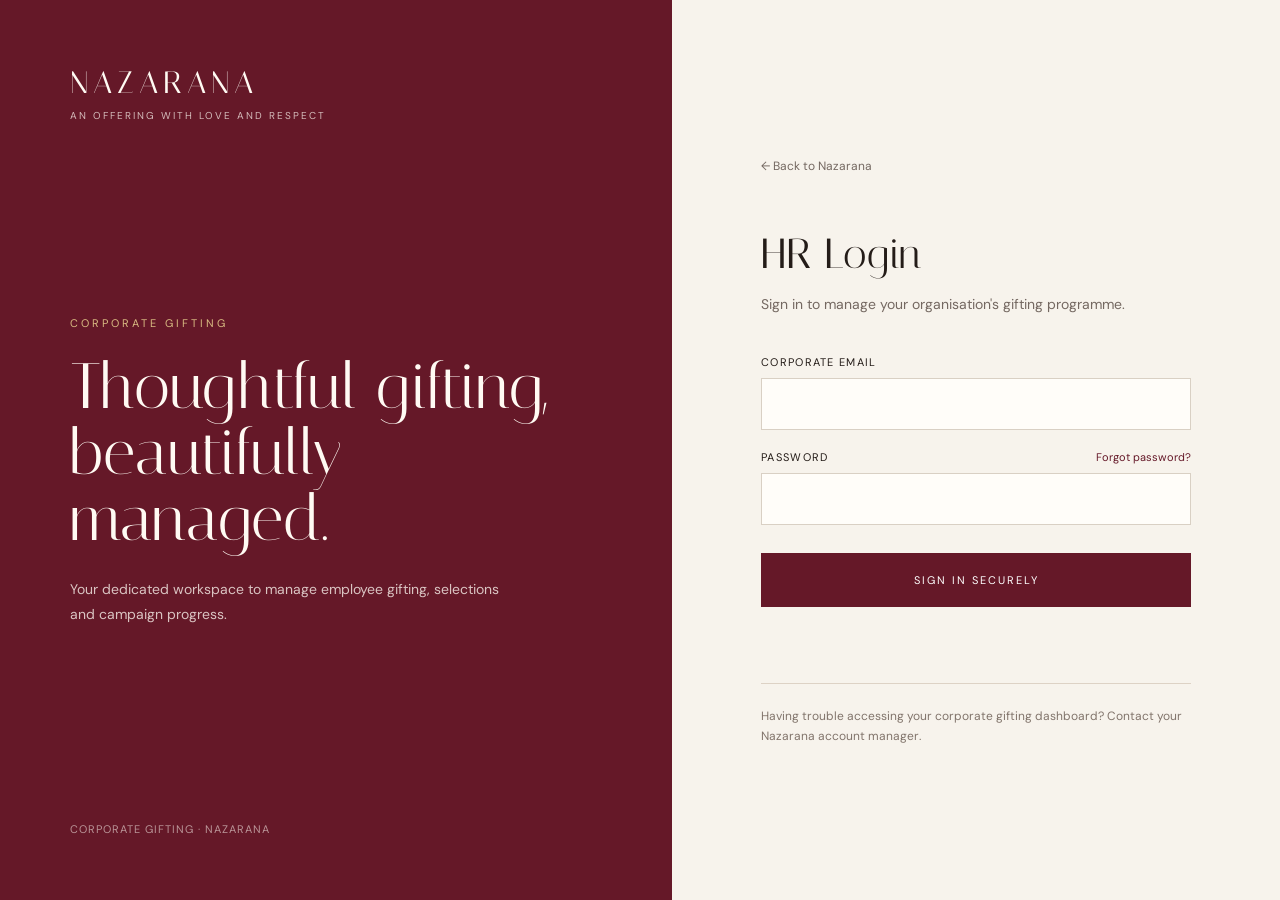
<file: hr-login.html>
<!DOCTYPE html>
<html lang="en">
<head>
  <meta charset="UTF-8" />
  <meta name="viewport" content="width=device-width, initial-scale=1.0" />

  <title>HR Login | Nazarana Corporate Gifting</title>

  <link rel="preconnect" href="https://fonts.googleapis.com">
  <link rel="preconnect" href="https://fonts.gstatic.com" crossorigin>

  <link
    href="https://fonts.googleapis.com/css2?family=DM+Sans:wght@400;500;600&family=Italiana&display=swap"
    rel="stylesheet"
  >

  <style>
    * {
      box-sizing: border-box;
    }

    body {
      margin: 0;
      min-height: 100vh;
      background: #f7f3ec;
      color: #241c18;
      font-family: "DM Sans", sans-serif;
    }

    .page {
      min-height: 100vh;
      display: grid;
      grid-template-columns: 1.05fr 0.95fr;
    }

    .brand-panel {
      background: #651828;
      color: #fffaf3;
      padding: 64px 70px;
      display: flex;
      flex-direction: column;
      justify-content: space-between;
    }

    .brand {
      font-family: "Italiana", serif;
      font-size: 31px;
      letter-spacing: 5px;
    }

    .tagline {
      margin-top: 8px;
      font-size: 10px;
      letter-spacing: 2px;
      opacity: 0.72;
    }

    .statement {
      max-width: 520px;
    }

    .eyebrow {
      font-size: 11px;
      letter-spacing: 3px;
      text-transform: uppercase;
      color: #d9bc83;
      margin-bottom: 24px;
    }

    .statement h1 {
      font-family: "Italiana", serif;
      font-weight: 400;
      font-size: clamp(44px, 5vw, 70px);
      line-height: 1.03;
      margin: 0;
    }

    .statement p {
      margin: 25px 0 0;
      max-width: 430px;
      line-height: 1.8;
      font-size: 14px;
      opacity: 0.76;
    }

    .brand-footer {
      font-size: 11px;
      opacity: 0.55;
      letter-spacing: 1px;
    }

    .login-panel {
      padding: 60px;
      display: flex;
      justify-content: center;
      align-items: center;
    }

    .login-box {
      width: 100%;
      max-width: 430px;
    }

    .back {
      display: inline-block;
      color: #746861;
      text-decoration: none;
      font-size: 12px;
      margin-bottom: 55px;
    }

    .login-box h2 {
      font-family: "Italiana", serif;
      font-size: 42px;
      font-weight: 400;
      margin: 0 0 12px;
    }

    .intro {
      color: #746861;
      font-size: 14px;
      line-height: 1.7;
      margin-bottom: 38px;
    }

    .field {
      margin-bottom: 20px;
    }

    label {
      display: block;
      font-size: 11px;
      letter-spacing: 1.3px;
      text-transform: uppercase;
      margin-bottom: 9px;
    }

    input {
      width: 100%;
      height: 52px;
      border: 1px solid #d9d0c4;
      background: #fffdf9;
      padding: 0 15px;
      font: inherit;
      outline: none;
    }

    input:focus {
      border-color: #651828;
    }

    .password-row {
      display: flex;
      align-items: center;
      justify-content: space-between;
      gap: 15px;
      margin-bottom: 9px;
    }

    .password-row label {
      margin-bottom: 0;
    }

    .forgot-password {
      border: 0;
      background: transparent;
      color: #651828;
      width: auto;
      height: auto;
      padding: 0;
      margin: 0;
      font: inherit;
      font-size: 11px;
      letter-spacing: 0;
      text-transform: none;
      cursor: pointer;
    }

    .forgot-password:hover {
      text-decoration: underline;
    }

    .forgot-password:disabled {
      opacity: 0.55;
      cursor: wait;
    }

    .login-button {
      width: 100%;
      height: 54px;
      border: 0;
      margin-top: 8px;
      background: #651828;
      color: white;
      cursor: pointer;
      font: inherit;
      font-size: 11px;
      letter-spacing: 2px;
      text-transform: uppercase;
    }

    .login-button:disabled {
      opacity: 0.65;
      cursor: wait;
    }

    #message {
      min-height: 22px;
      margin-top: 18px;
      color: #9c2f3f;
      font-size: 13px;
      line-height: 1.5;
    }

    #message.success {
      color: #496653;
    }

    .support {
      border-top: 1px solid #ddd2c5;
      margin-top: 36px;
      padding-top: 22px;
      font-size: 12px;
      color: #81746b;
      line-height: 1.7;
    }

    @media (max-width: 800px) {
      .page {
        display: block;
      }

      .brand-panel {
        min-height: 330px;
        padding: 38px 28px;
      }

      .statement {
        margin-top: 70px;
      }

      .statement h1 {
        font-size: 42px;
      }

      .brand-footer {
        display: none;
      }

      .login-panel {
        padding: 45px 25px 70px;
      }

      .back {
        margin-bottom: 35px;
      }
    }
  </style>
</head>

<body>

<div class="page">

  <section class="brand-panel">

    <div>
      <div class="brand">NAZARANA</div>

      <div class="tagline">
        AN OFFERING WITH LOVE AND RESPECT
      </div>
    </div>

    <div class="statement">

      <div class="eyebrow">
        Corporate Gifting
      </div>

      <h1>
        Thoughtful gifting,<br>
        beautifully managed.
      </h1>

      <p>
        Your dedicated workspace to manage employee gifting,
        selections and campaign progress.
      </p>

    </div>

    <div class="brand-footer">
      CORPORATE GIFTING · NAZARANA
    </div>

  </section>


  <section class="login-panel">

    <div class="login-box">

      <a class="back" href="index.html">
        ← Back to Nazarana
      </a>

      <h2>HR Login</h2>

      <p class="intro">
        Sign in to manage your organisation's gifting programme.
      </p>


      <form id="loginForm">

        <div class="field">

          <label for="email">
            Corporate email
          </label>

          <input
            id="email"
            type="email"
            autocomplete="email"
            required
          >

        </div>


        <div class="field">

          <div class="password-row">

            <label for="password">
              Password
            </label>

            <button
              class="forgot-password"
              id="forgotPasswordButton"
              type="button"
            >
              Forgot password?
            </button>

          </div>

          <input
            id="password"
            type="password"
            autocomplete="current-password"
            required
          >

        </div>


        <button
          class="login-button"
          id="loginButton"
          type="submit"
        >
          Sign in securely
        </button>


        <div
          id="message"
          role="status"
          aria-live="polite"
        ></div>

      </form>


      <div class="support">
        Having trouble accessing your corporate gifting
        dashboard? Contact your Nazarana account manager.
      </div>

    </div>

  </section>

</div>


<script type="module">

  import {
    createClient
  } from "https://esm.sh/@supabase/supabase-js@2";


  const SUPABASE_URL =
    "https://seogmslimxytpeoynath.supabase.co";


  const SUPABASE_ANON_KEY =
    "sb_publishable_MpiriYPS7XgmYaeg_kU5gg_hULjj2wq";


  const PASSWORD_RESET_URL =
    "https://www.nazarana.co.in/reset-password.html";


  const supabase =
    createClient(
      SUPABASE_URL,
      SUPABASE_ANON_KEY
    );


  const form =
    document.getElementById(
      "loginForm"
    );


  const emailInput =
    document.getElementById(
      "email"
    );


  const passwordInput =
    document.getElementById(
      "password"
    );


  const message =
    document.getElementById(
      "message"
    );


  const loginButton =
    document.getElementById(
      "loginButton"
    );


  const forgotPasswordButton =
    document.getElementById(
      "forgotPasswordButton"
    );


  /*
    If an HR session already exists,
    send the user straight to the dashboard.
  */

  const {
    data: {
      session
    }
  } =
    await supabase.auth
      .getSession();


  if (session) {

    location.href =
      "hr-dashboard.html";

  }


  /*
    Standard HR login.
  */

  form.addEventListener(
    "submit",
    async (event) => {

      event.preventDefault();


      clearMessage();


      loginButton.disabled =
        true;


      forgotPasswordButton.disabled =
        true;


      loginButton.textContent =
        "Signing in…";


      const email =
        emailInput
          .value
          .trim();


      const password =
        passwordInput
          .value;


      const {
        data,
        error
      } =
        await supabase.auth
          .signInWithPassword({
            email,
            password
          });


      if (
        error ||
        !data.session
      ) {

        showMessage(
          error?.message ||
          "Unable to sign in.",
          false
        );


        loginButton.disabled =
          false;


        forgotPasswordButton.disabled =
          false;


        loginButton.textContent =
          "Sign in securely";


        return;

      }


      /*
        Authentication succeeded.
        hr-dashboard performs the
        actual HR-authorisation check.
      */

      location.href =
        "hr-dashboard.html";

    }
  );


  /*
    Password recovery.
  */

  forgotPasswordButton
    .addEventListener(
      "click",
      async () => {

        clearMessage();


        const email =
          emailInput
            .value
            .trim();


        if (!email) {

          showMessage(
            "Enter your corporate email above, then select Forgot password.",
            false
          );


          emailInput.focus();

          return;

        }


        if (
          !emailInput
            .checkValidity()
        ) {

          showMessage(
            "Enter a valid corporate email address.",
            false
          );


          emailInput.focus();

          return;

        }


        forgotPasswordButton.disabled =
          true;


        loginButton.disabled =
          true;


        forgotPasswordButton.textContent =
          "Sending…";


        const {
          error
        } =
          await supabase.auth
            .resetPasswordForEmail(
              email,
              {
                redirectTo:
                  PASSWORD_RESET_URL
              }
            );


        if (error) {

          console.error(
            "Password recovery error:",
            error
          );


          let recoveryMessage =
            error.message ||
            "Unable to send the password reset email.";


          if (
            recoveryMessage
              .toLowerCase()
              .includes(
                "rate limit"
              )
          ) {

            recoveryMessage =
              "Too many reset emails have been requested. Please wait before trying again.";

          }


          showMessage(
            recoveryMessage,
            false
          );


          forgotPasswordButton.disabled =
            false;


          loginButton.disabled =
            false;


          forgotPasswordButton.textContent =
            "Forgot password?";


          return;

        }


        showMessage(
          "Password reset email sent. Please check your inbox and use the link to create a new password.",
          true
        );


        forgotPasswordButton.textContent =
          "Email sent";


        /*
          Keep the recovery button disabled
          after success so repeated clicks do
          not generate unnecessary emails.
        */

        loginButton.disabled =
          false;

      }
    );


  function clearMessage() {

    message.textContent =
      "";


    message.classList.remove(
      "success"
    );

  }


  function showMessage(
    text,
    success
  ) {

    message.textContent =
      text;


    message.classList.toggle(
      "success",
      Boolean(success)
    );

  }

</script>

</body>
</html>
</file>
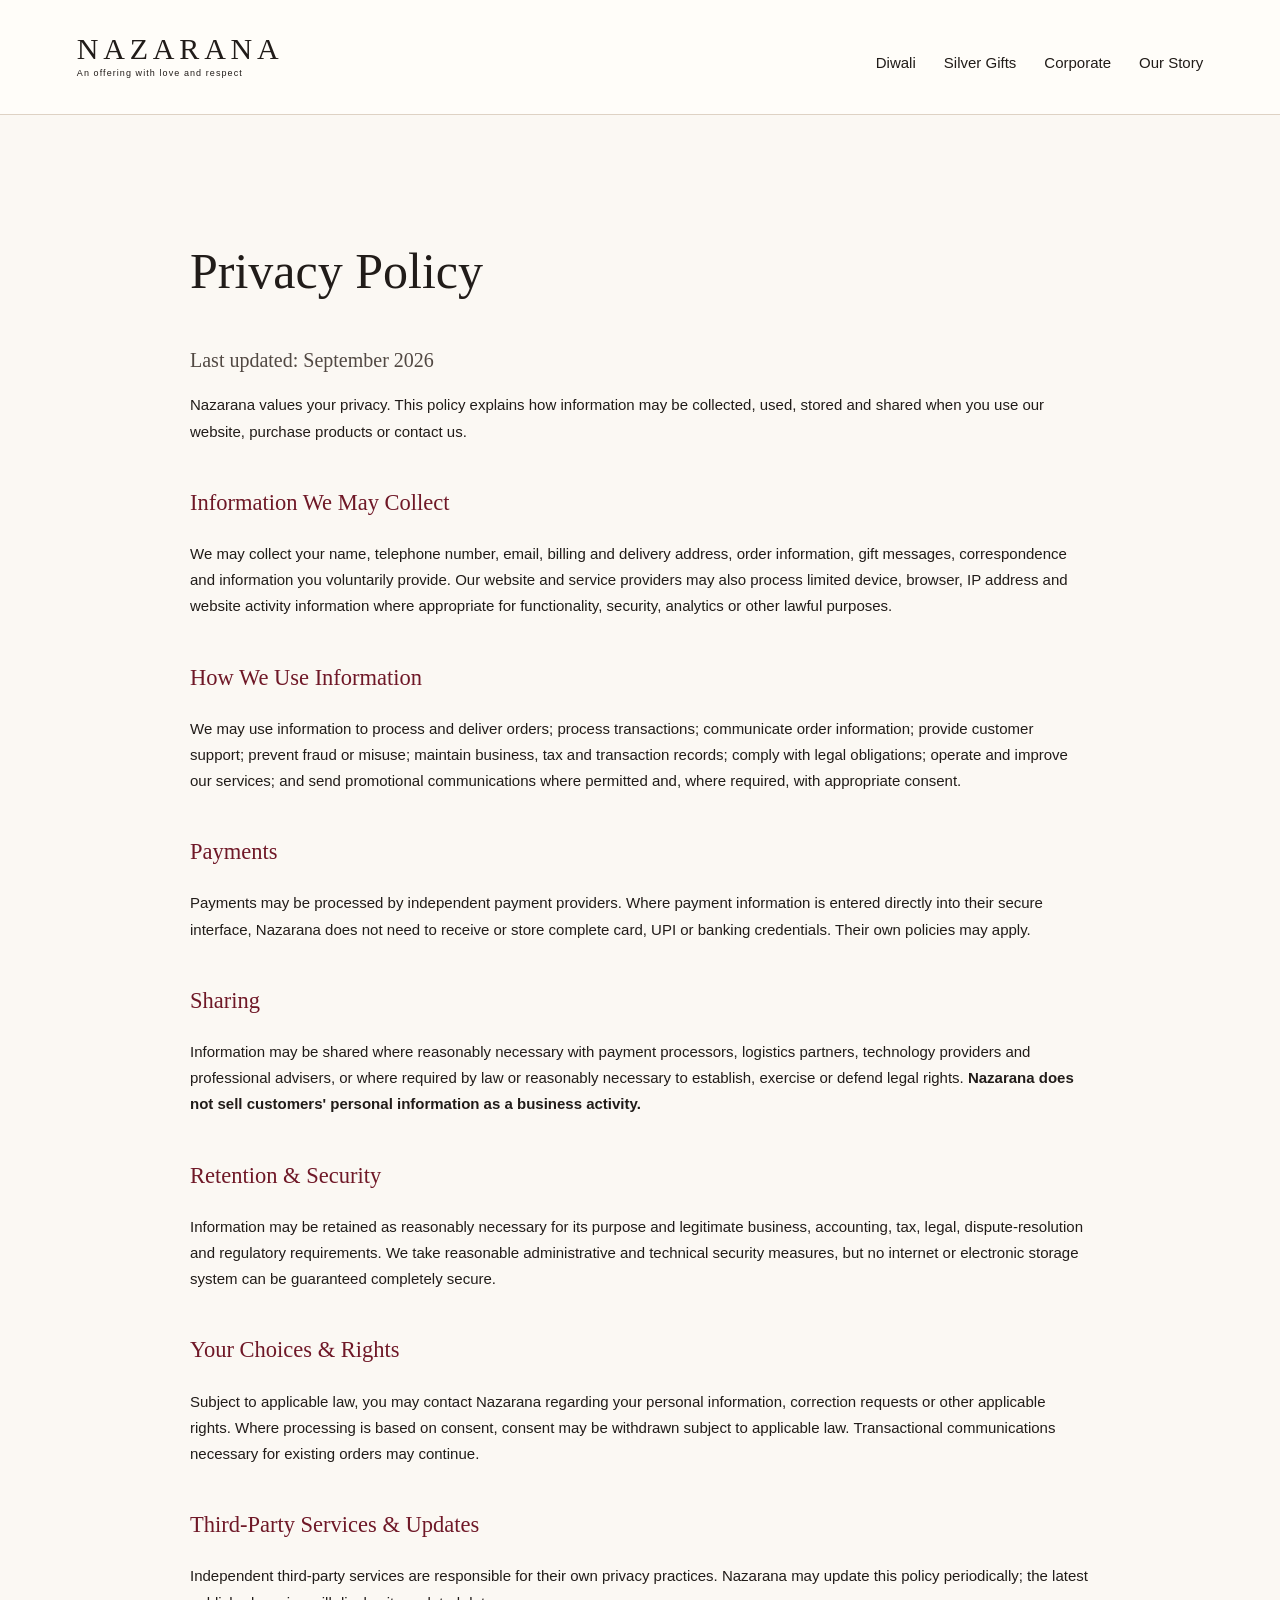
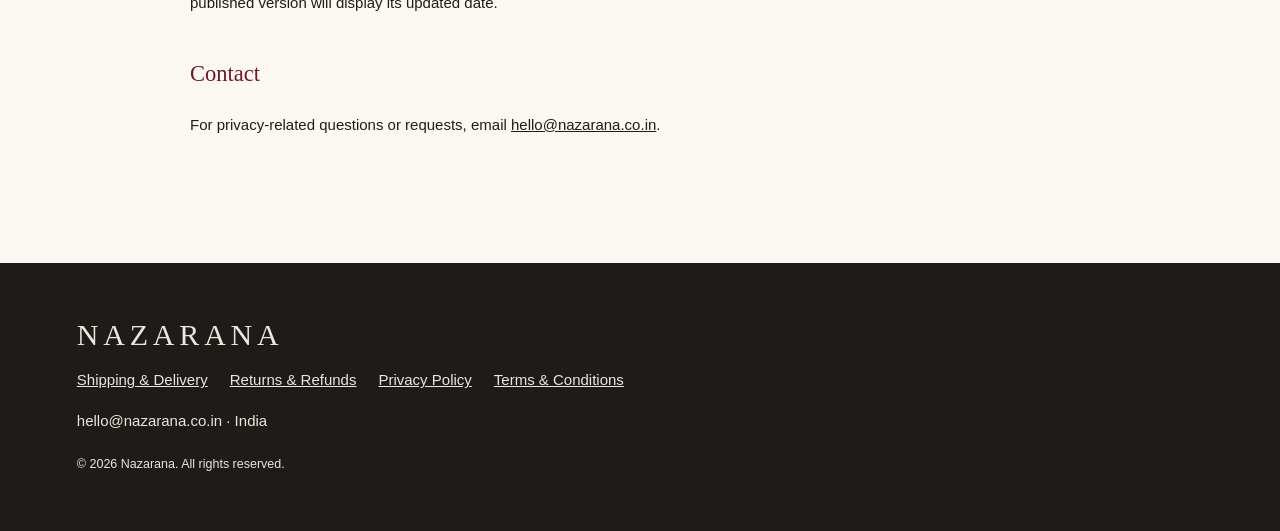
<file: privacy.html>
<!doctype html><html lang="en"><head><meta charset="utf-8"><meta name="viewport" content="width=device-width,initial-scale=1"><title>Privacy Policy | Nazarana</title><link rel="stylesheet" href="policy.css"></head><body><header><a href="index.html" style="text-decoration:none;color:inherit"><div class="brand">NAZARANA</div><div class="tag">An offering with love and respect</div></a><nav><a href="index.html#diwali">Diwali</a><a href="index.html#silver">Silver Gifts</a><a href="index.html#corporate">Corporate</a><a href="index.html#story">Our Story</a></nav></header><main><h1>Privacy Policy</h1><p class="intro">Last updated: September 2026</p><p>Nazarana values your privacy. This policy explains how information may be collected, used, stored and shared when you use our website, purchase products or contact us.</p>
<h2>Information We May Collect</h2><p>We may collect your name, telephone number, email, billing and delivery address, order information, gift messages, correspondence and information you voluntarily provide. Our website and service providers may also process limited device, browser, IP address and website activity information where appropriate for functionality, security, analytics or other lawful purposes.</p>
<h2>How We Use Information</h2><p>We may use information to process and deliver orders; process transactions; communicate order information; provide customer support; prevent fraud or misuse; maintain business, tax and transaction records; comply with legal obligations; operate and improve our services; and send promotional communications where permitted and, where required, with appropriate consent.</p>
<h2>Payments</h2><p>Payments may be processed by independent payment providers. Where payment information is entered directly into their secure interface, Nazarana does not need to receive or store complete card, UPI or banking credentials. Their own policies may apply.</p>
<h2>Sharing</h2><p>Information may be shared where reasonably necessary with payment processors, logistics partners, technology providers and professional advisers, or where required by law or reasonably necessary to establish, exercise or defend legal rights. <strong>Nazarana does not sell customers' personal information as a business activity.</strong></p>
<h2>Retention &amp; Security</h2><p>Information may be retained as reasonably necessary for its purpose and legitimate business, accounting, tax, legal, dispute-resolution and regulatory requirements. We take reasonable administrative and technical security measures, but no internet or electronic storage system can be guaranteed completely secure.</p>
<h2>Your Choices &amp; Rights</h2><p>Subject to applicable law, you may contact Nazarana regarding your personal information, correction requests or other applicable rights. Where processing is based on consent, consent may be withdrawn subject to applicable law. Transactional communications necessary for existing orders may continue.</p>
<h2>Third-Party Services &amp; Updates</h2><p>Independent third-party services are responsible for their own privacy practices. Nazarana may update this policy periodically; the latest published version will display its updated date.</p>
<h2>Contact</h2><p>For privacy-related questions or requests, email <a href="mailto:hello@nazarana.co.in">hello@nazarana.co.in</a>.</p></main><footer><div class="brand">NAZARANA</div><p><a href="shipping.html">Shipping &amp; Delivery</a><a href="returns.html">Returns &amp; Refunds</a><a href="privacy.html">Privacy Policy</a><a href="terms.html">Terms &amp; Conditions</a></p><p>hello@nazarana.co.in · India</p><small>© 2026 Nazarana. All rights reserved.</small></footer></body></html>
</file>
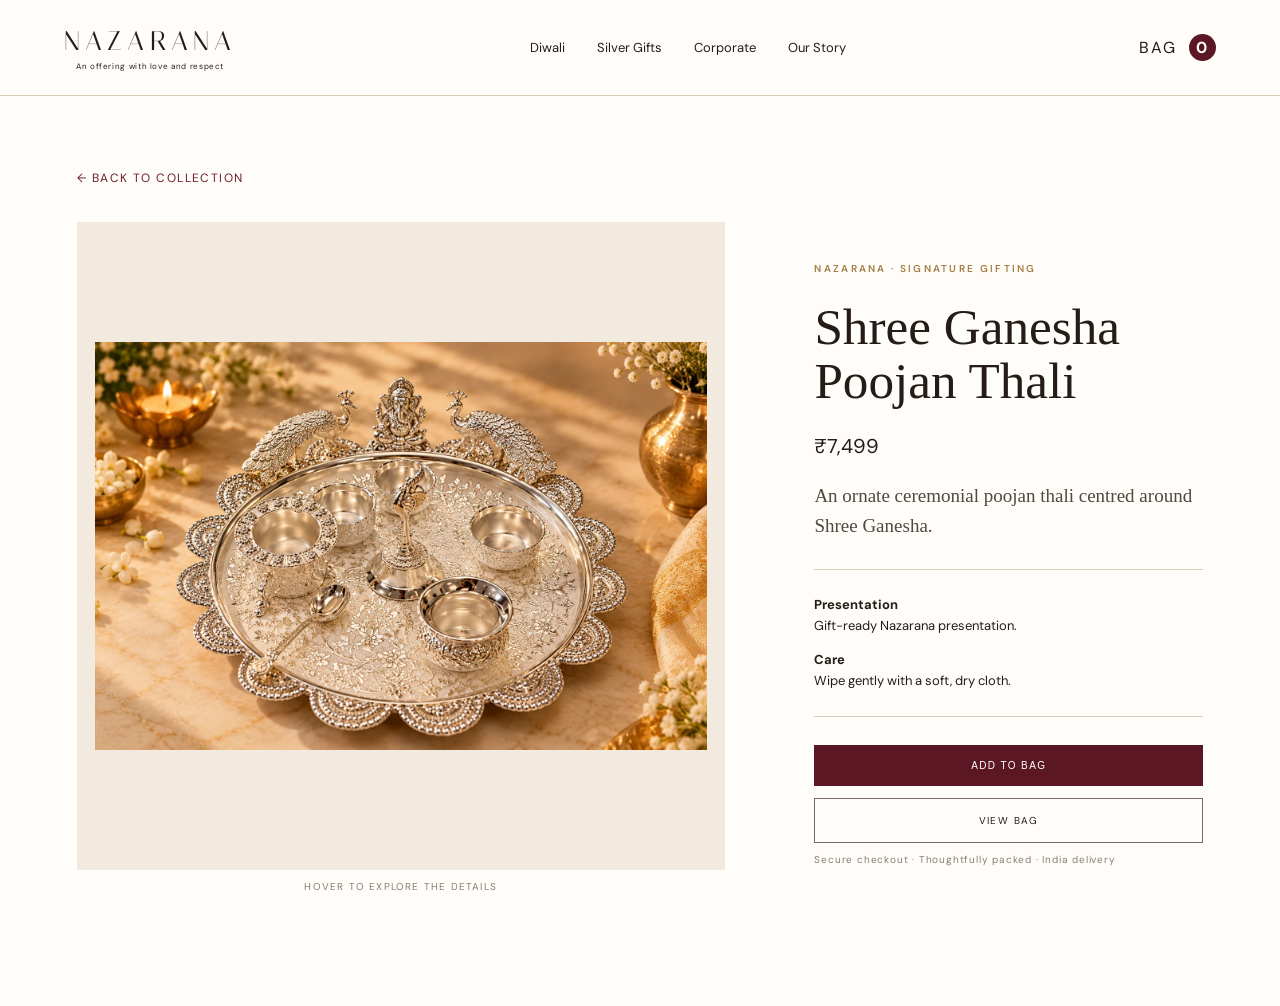
<file: product.html>
<!doctype html><html><head><meta charset='utf-8'><meta name='viewport' content='width=device-width,initial-scale=1'><title>Nazarana — Product</title><link rel='stylesheet' href='styles.css'></head><body><header><a class='brand' href='index.html'>NAZARANA<small>An offering with love and respect</small></a><nav><a href='index.html#diwali'>Diwali</a><a href='index.html#silver'>Silver Gifts</a><a href='index.html#corporate'>Corporate</a><a href='index.html#story'>Our Story</a></nav><a class='bag' href='cart.html'>Bag <b id='count'>0</b></a></header><main class='product-page'><a class='back-link' href='index.html#silver'>← Back to collection</a><section class='product-detail'><div class='product-gallery'><div class='product-main'><img id='pimg' alt=''></div><p class='zoom-note'>Hover to explore the details</p></div><div class='product-copy'><p class='eyebrow'>NAZARANA · SIGNATURE GIFTING</p><h1 id='pname'></h1><p class='product-price' id='pprice'></p><p class='product-desc' id='pdesc'></p><div class='product-meta'><p><b>Presentation</b><br>Gift-ready Nazarana presentation.</p><p><b>Care</b><br>Wipe gently with a soft, dry cloth.</p></div><button class='primary product-add' id='padd'>Add to Bag</button><a class='secondary cart-link' href='cart.html'>View Bag</a><p class='micro'>Secure checkout · Thoughtfully packed · India delivery</p></div></section></main><script src='product.js'></script></body></html>
</file>
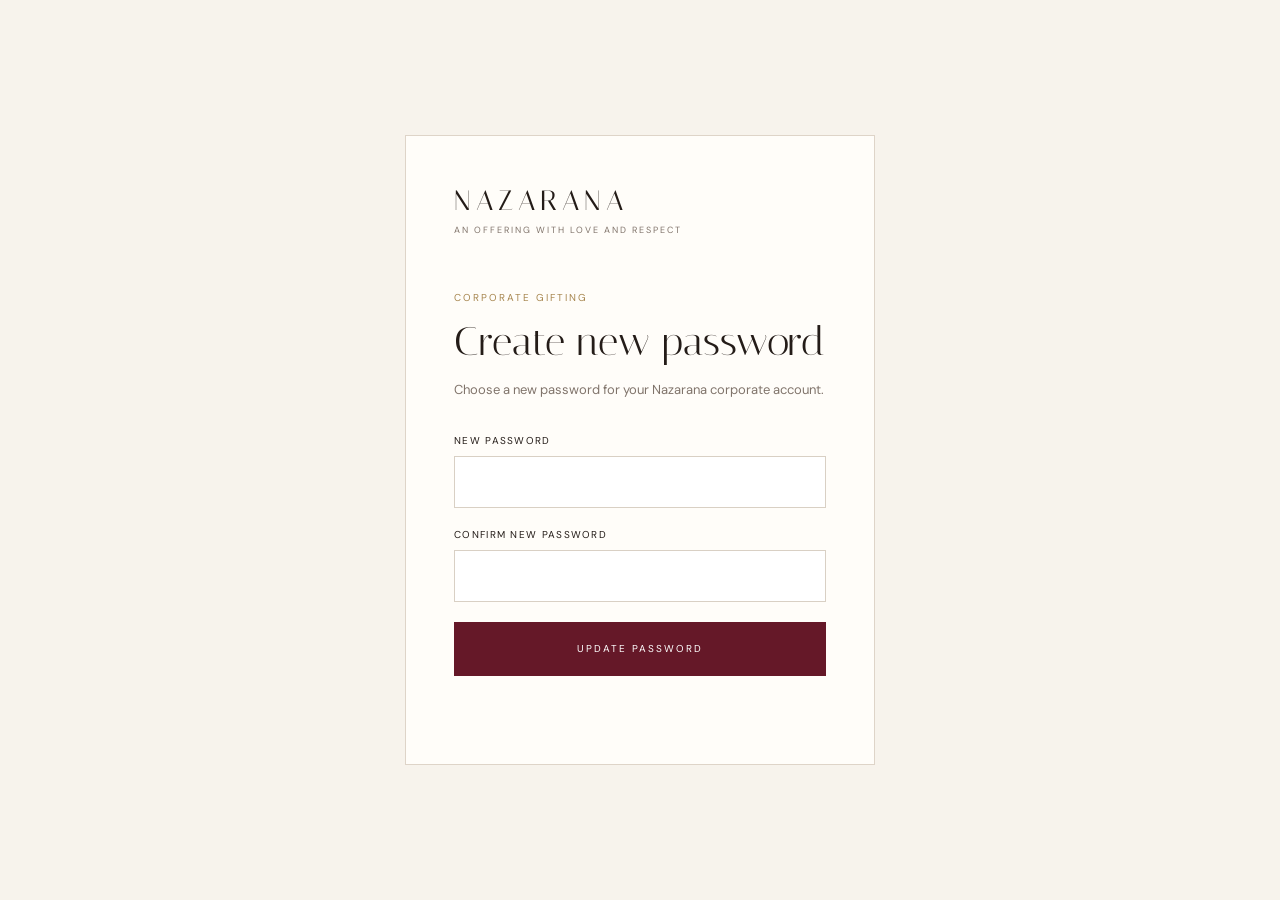
<file: reset-password.html>
<!DOCTYPE html>
<html lang="en">
<head>
  <meta charset="UTF-8">
  <meta name="viewport" content="width=device-width, initial-scale=1.0">

  <title>Reset Password | Nazarana</title>

  <link rel="preconnect" href="https://fonts.googleapis.com">
  <link rel="preconnect" href="https://fonts.gstatic.com" crossorigin>

  <link
    href="https://fonts.googleapis.com/css2?family=DM+Sans:wght@400;500;600&family=Italiana&display=swap"
    rel="stylesheet"
  >

  <style>
    * {
      box-sizing: border-box;
    }

    body {
      margin: 0;
      min-height: 100vh;
      background: #f7f3ec;
      color: #241c18;
      font-family: "DM Sans", sans-serif;

      display: flex;
      align-items: center;
      justify-content: center;

      padding: 30px;
    }

    .box {
      width: 100%;
      max-width: 470px;

      background: #fffdf9;
      border: 1px solid #ded4c8;

      padding: 48px;
    }

    .brand {
      font-family: "Italiana", serif;
      font-size: 28px;
      letter-spacing: 5px;
      margin-bottom: 7px;
    }

    .tagline {
      font-size: 9px;
      letter-spacing: 2px;
      color: #80746b;
      margin-bottom: 55px;
    }

    .eyebrow {
      font-size: 10px;
      letter-spacing: 2px;
      text-transform: uppercase;
      color: #a7864f;
      margin-bottom: 14px;
    }

    h1 {
      font-family: "Italiana", serif;
      font-weight: 400;
      font-size: 40px;
      margin: 0 0 14px;
    }

    .intro {
      color: #80746b;
      font-size: 13px;
      line-height: 1.7;
      margin-bottom: 32px;
    }

    .field {
      margin-bottom: 20px;
    }

    label {
      display: block;
      font-size: 10px;
      letter-spacing: 1.3px;
      text-transform: uppercase;
      margin-bottom: 9px;
    }

    input {
      width: 100%;
      height: 52px;

      border: 1px solid #d9d0c4;
      background: white;

      padding: 0 14px;
      font: inherit;

      outline: none;
    }

    input:focus {
      border-color: #651828;
    }

    button {
      width: 100%;
      height: 54px;

      border: 0;
      background: #651828;
      color: white;

      cursor: pointer;

      font: inherit;
      font-size: 10px;
      letter-spacing: 2px;
      text-transform: uppercase;
    }

    button:disabled {
      opacity: .6;
      cursor: wait;
    }

    #message {
      min-height: 22px;
      margin-top: 18px;

      font-size: 12px;
      line-height: 1.6;
    }

    .error {
      color: #9c2f3f;
    }

    .success {
      color: #496653;
    }

    @media (max-width: 550px) {
      body {
        padding: 18px;
      }

      .box {
        padding: 35px 25px;
      }
    }
  </style>
</head>

<body>

  <main class="box">

    <div class="brand">
      NAZARANA
    </div>

    <div class="tagline">
      AN OFFERING WITH LOVE AND RESPECT
    </div>

    <div class="eyebrow">
      Corporate Gifting
    </div>

    <h1>Create new password</h1>

    <p class="intro">
      Choose a new password for your Nazarana corporate account.
    </p>

    <form id="resetForm">

      <div class="field">

        <label for="password">
          New password
        </label>

        <input
          id="password"
          type="password"
          minlength="8"
          autocomplete="new-password"
          required
        >

      </div>


      <div class="field">

        <label for="confirmPassword">
          Confirm new password
        </label>

        <input
          id="confirmPassword"
          type="password"
          minlength="8"
          autocomplete="new-password"
          required
        >

      </div>


      <button
        id="resetButton"
        type="submit">
        Update Password
      </button>

      <div id="message"></div>

    </form>

  </main>


<script type="module">

  import {
    createClient
  } from "https://esm.sh/@supabase/supabase-js@2";


  const SUPABASE_URL =
    "https://seogmslimxytpeoynath.supabase.co";


  const SUPABASE_ANON_KEY =
    "sb_publishable_MpiriYPS7XgmYaeg_kU5gg_hULjj2wq";


  const supabase =
    createClient(
      SUPABASE_URL,
      SUPABASE_ANON_KEY
    );


  const form =
    document.getElementById(
      "resetForm"
    );

  const message =
    document.getElementById(
      "message"
    );

  const button =
    document.getElementById(
      "resetButton"
    );


  form.addEventListener(
    "submit",
    async (event) => {

      event.preventDefault();

      message.textContent = "";
      message.className = "";

      const password =
        document.getElementById(
          "password"
        ).value;

      const confirmPassword =
        document.getElementById(
          "confirmPassword"
        ).value;


      if (password.length < 8) {

        message.textContent =
          "Password must contain at least 8 characters.";

        message.className =
          "error";

        return;
      }


      if (
        password !==
        confirmPassword
      ) {

        message.textContent =
          "The passwords do not match.";

        message.className =
          "error";

        return;
      }


      button.disabled = true;

      button.textContent =
        "Updating…";


      const {
        error
      } =
        await supabase.auth
          .updateUser({
            password:
              password
          });


      if (error) {

        message.textContent =
          error.message;

        message.className =
          "error";

        button.disabled = false;

        button.textContent =
          "Update Password";

        return;
      }


      message.textContent =
        "Password updated successfully. Redirecting to HR login…";

      message.className =
        "success";


      await supabase.auth.signOut();


      setTimeout(
        () => {

          location.href =
            "hr-login.html";

        },
        1500
      );

    }
  );

</script>

</body>
</html>
</file>
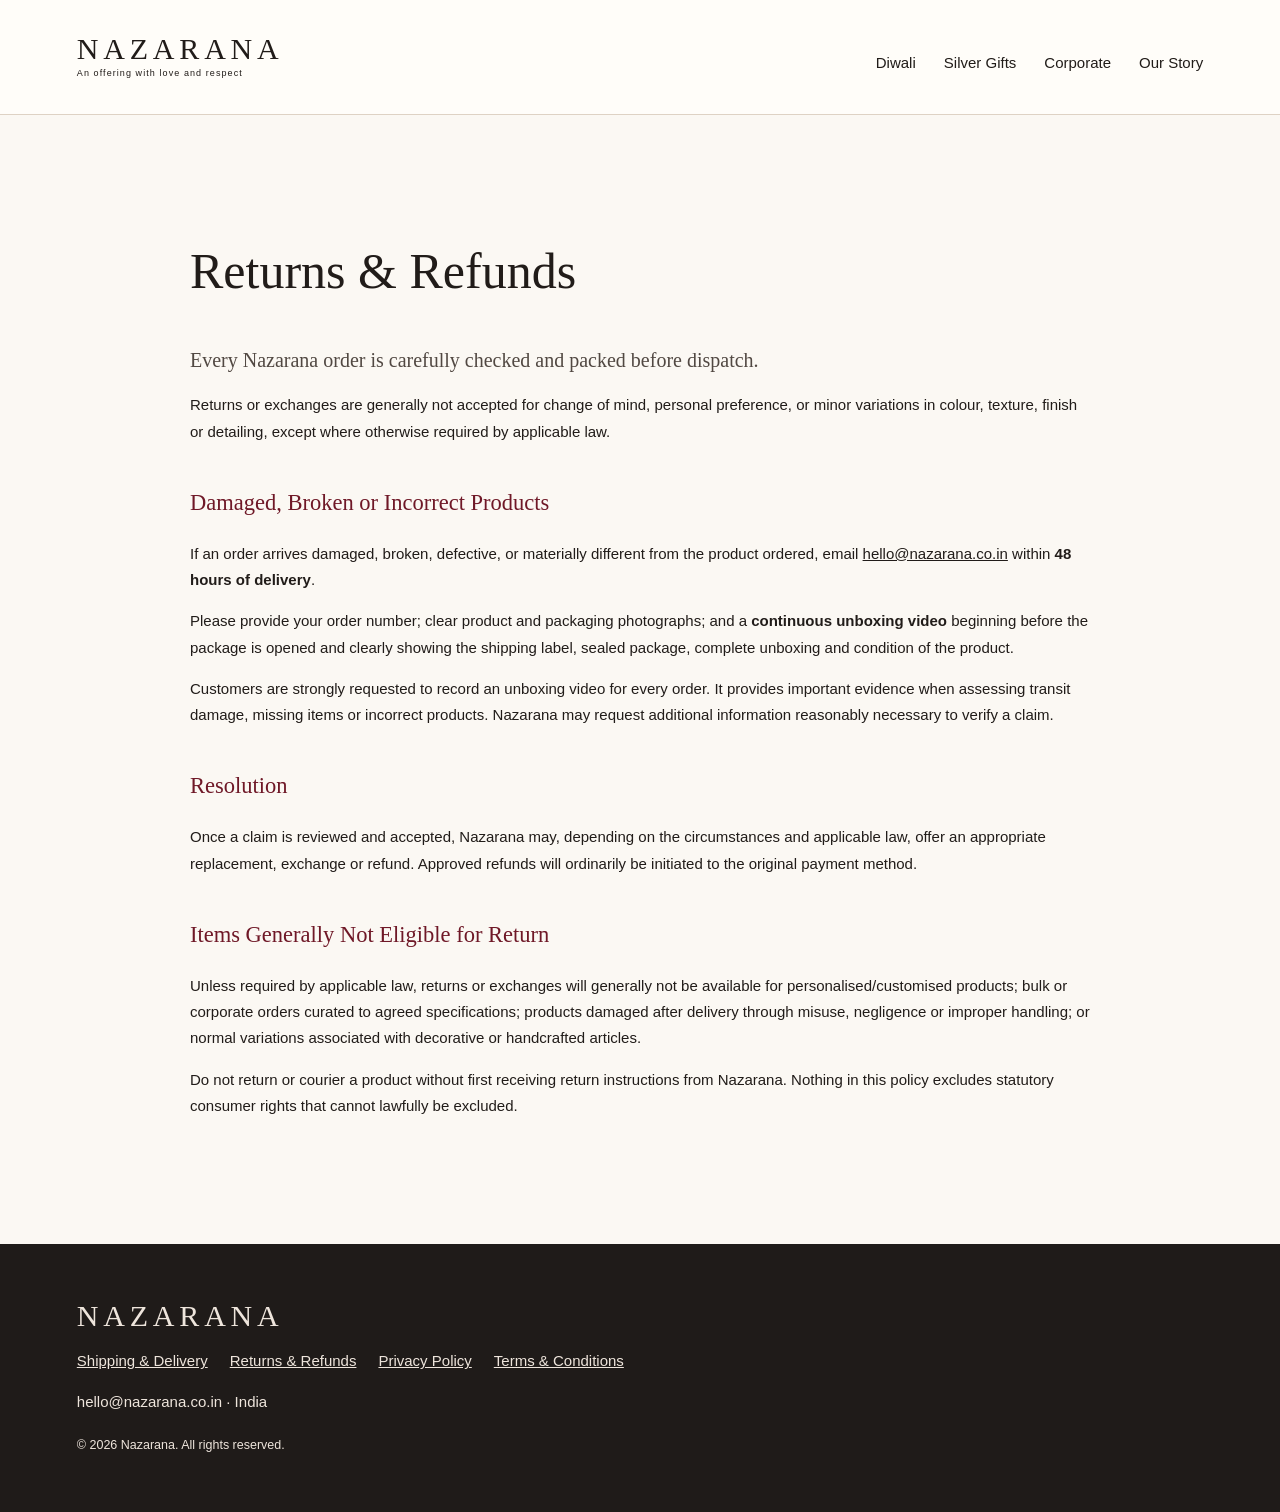
<file: returns.html>
<!doctype html><html lang="en"><head><meta charset="utf-8"><meta name="viewport" content="width=device-width,initial-scale=1"><title>Returns & Refunds | Nazarana</title><link rel="stylesheet" href="policy.css"></head><body><header><a href="index.html" style="text-decoration:none;color:inherit"><div class="brand">NAZARANA</div><div class="tag">An offering with love and respect</div></a><nav><a href="index.html#diwali">Diwali</a><a href="index.html#silver">Silver Gifts</a><a href="index.html#corporate">Corporate</a><a href="index.html#story">Our Story</a></nav></header><main><h1>Returns & Refunds</h1><p class="intro">Every Nazarana order is carefully checked and packed before dispatch.</p><p>Returns or exchanges are generally not accepted for change of mind, personal preference, or minor variations in colour, texture, finish or detailing, except where otherwise required by applicable law.</p>
<h2>Damaged, Broken or Incorrect Products</h2><p>If an order arrives damaged, broken, defective, or materially different from the product ordered, email <a href="mailto:hello@nazarana.co.in">hello@nazarana.co.in</a> within <strong>48 hours of delivery</strong>.</p><p>Please provide your order number; clear product and packaging photographs; and a <strong>continuous unboxing video</strong> beginning before the package is opened and clearly showing the shipping label, sealed package, complete unboxing and condition of the product.</p><p>Customers are strongly requested to record an unboxing video for every order. It provides important evidence when assessing transit damage, missing items or incorrect products. Nazarana may request additional information reasonably necessary to verify a claim.</p>
<h2>Resolution</h2><p>Once a claim is reviewed and accepted, Nazarana may, depending on the circumstances and applicable law, offer an appropriate replacement, exchange or refund. Approved refunds will ordinarily be initiated to the original payment method.</p>
<h2>Items Generally Not Eligible for Return</h2><p>Unless required by applicable law, returns or exchanges will generally not be available for personalised/customised products; bulk or corporate orders curated to agreed specifications; products damaged after delivery through misuse, negligence or improper handling; or normal variations associated with decorative or handcrafted articles.</p><p>Do not return or courier a product without first receiving return instructions from Nazarana. Nothing in this policy excludes statutory consumer rights that cannot lawfully be excluded.</p></main><footer><div class="brand">NAZARANA</div><p><a href="shipping.html">Shipping &amp; Delivery</a><a href="returns.html">Returns &amp; Refunds</a><a href="privacy.html">Privacy Policy</a><a href="terms.html">Terms &amp; Conditions</a></p><p>hello@nazarana.co.in · India</p><small>© 2026 Nazarana. All rights reserved.</small></footer></body></html>
</file>
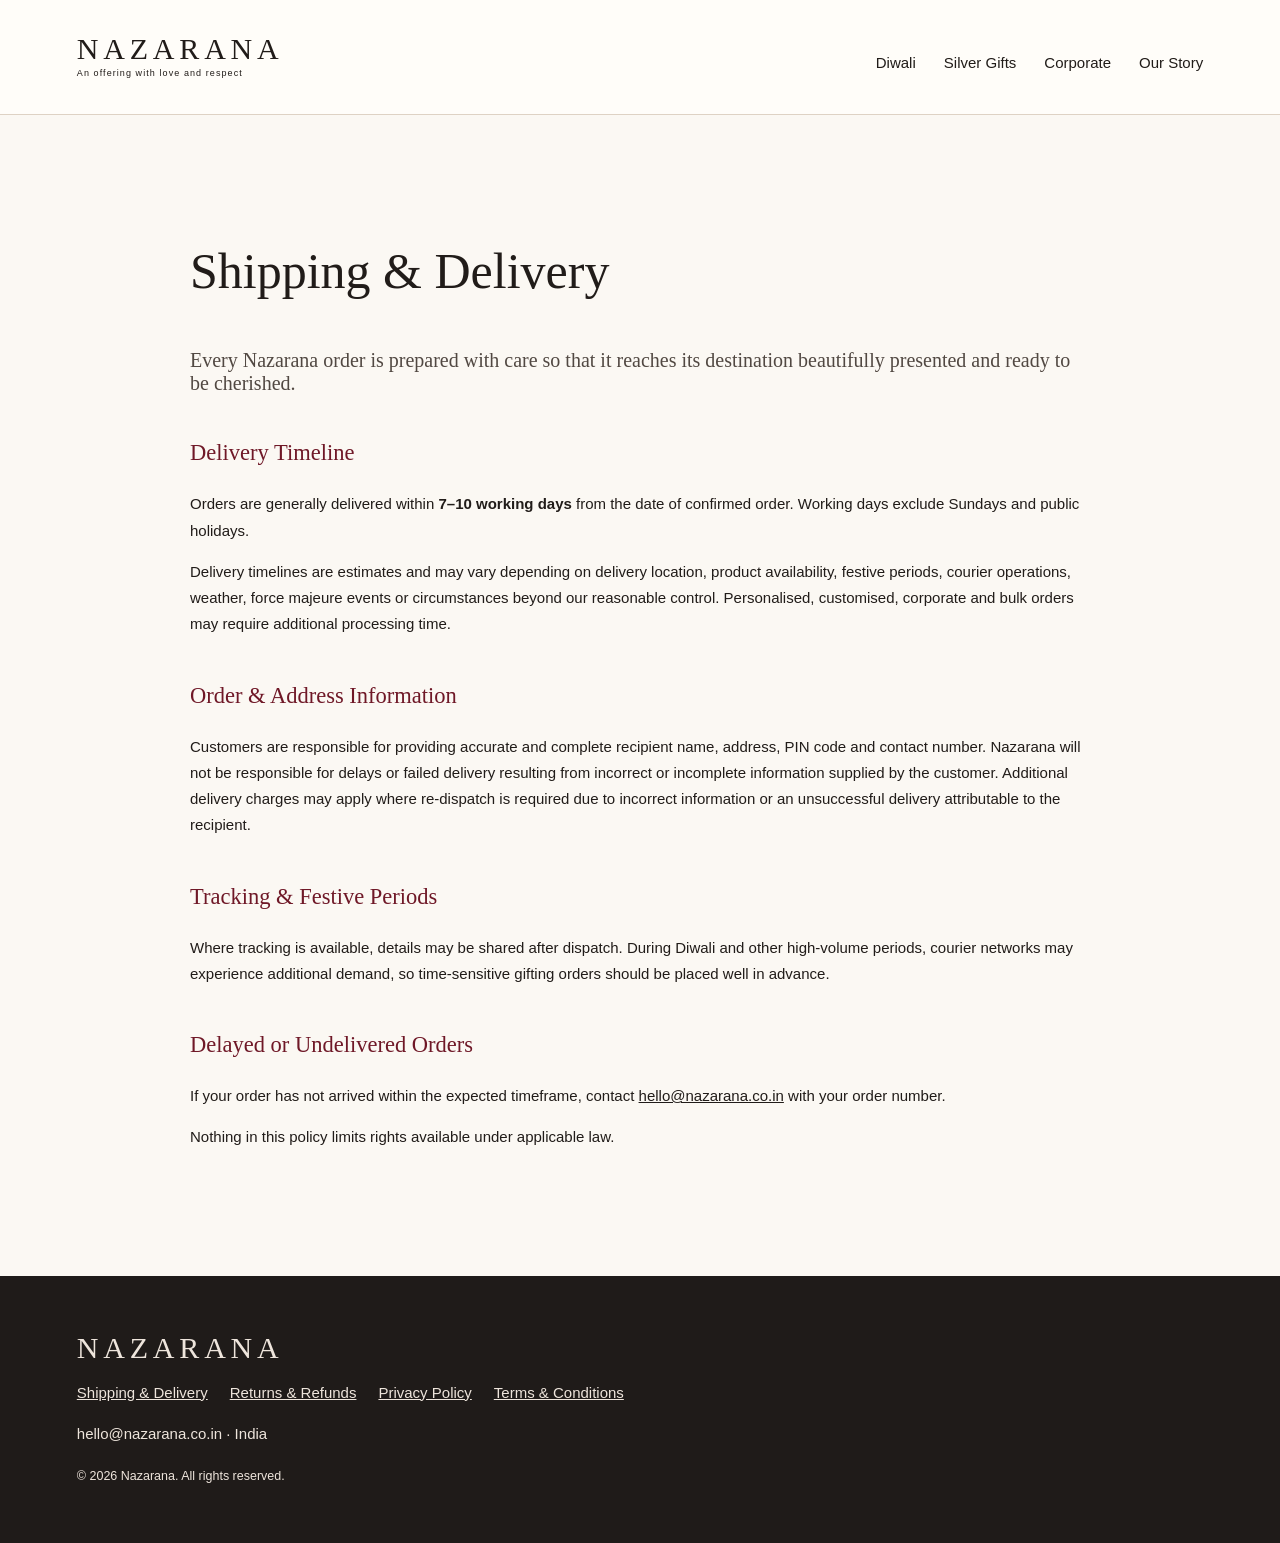
<file: shipping.html>
<!doctype html><html lang="en"><head><meta charset="utf-8"><meta name="viewport" content="width=device-width,initial-scale=1"><title>Shipping & Delivery | Nazarana</title><link rel="stylesheet" href="policy.css"></head><body><header><a href="index.html" style="text-decoration:none;color:inherit"><div class="brand">NAZARANA</div><div class="tag">An offering with love and respect</div></a><nav><a href="index.html#diwali">Diwali</a><a href="index.html#silver">Silver Gifts</a><a href="index.html#corporate">Corporate</a><a href="index.html#story">Our Story</a></nav></header><main><h1>Shipping & Delivery</h1><p class="intro">Every Nazarana order is prepared with care so that it reaches its destination beautifully presented and ready to be cherished.</p>
<h2>Delivery Timeline</h2><p>Orders are generally delivered within <strong>7–10 working days</strong> from the date of confirmed order. Working days exclude Sundays and public holidays.</p><p>Delivery timelines are estimates and may vary depending on delivery location, product availability, festive periods, courier operations, weather, force majeure events or circumstances beyond our reasonable control. Personalised, customised, corporate and bulk orders may require additional processing time.</p>
<h2>Order &amp; Address Information</h2><p>Customers are responsible for providing accurate and complete recipient name, address, PIN code and contact number. Nazarana will not be responsible for delays or failed delivery resulting from incorrect or incomplete information supplied by the customer. Additional delivery charges may apply where re-dispatch is required due to incorrect information or an unsuccessful delivery attributable to the recipient.</p>
<h2>Tracking &amp; Festive Periods</h2><p>Where tracking is available, details may be shared after dispatch. During Diwali and other high-volume periods, courier networks may experience additional demand, so time-sensitive gifting orders should be placed well in advance.</p>
<h2>Delayed or Undelivered Orders</h2><p>If your order has not arrived within the expected timeframe, contact <a href="mailto:hello@nazarana.co.in">hello@nazarana.co.in</a> with your order number.</p><p>Nothing in this policy limits rights available under applicable law.</p></main><footer><div class="brand">NAZARANA</div><p><a href="shipping.html">Shipping &amp; Delivery</a><a href="returns.html">Returns &amp; Refunds</a><a href="privacy.html">Privacy Policy</a><a href="terms.html">Terms &amp; Conditions</a></p><p>hello@nazarana.co.in · India</p><small>© 2026 Nazarana. All rights reserved.</small></footer></body></html>
</file>
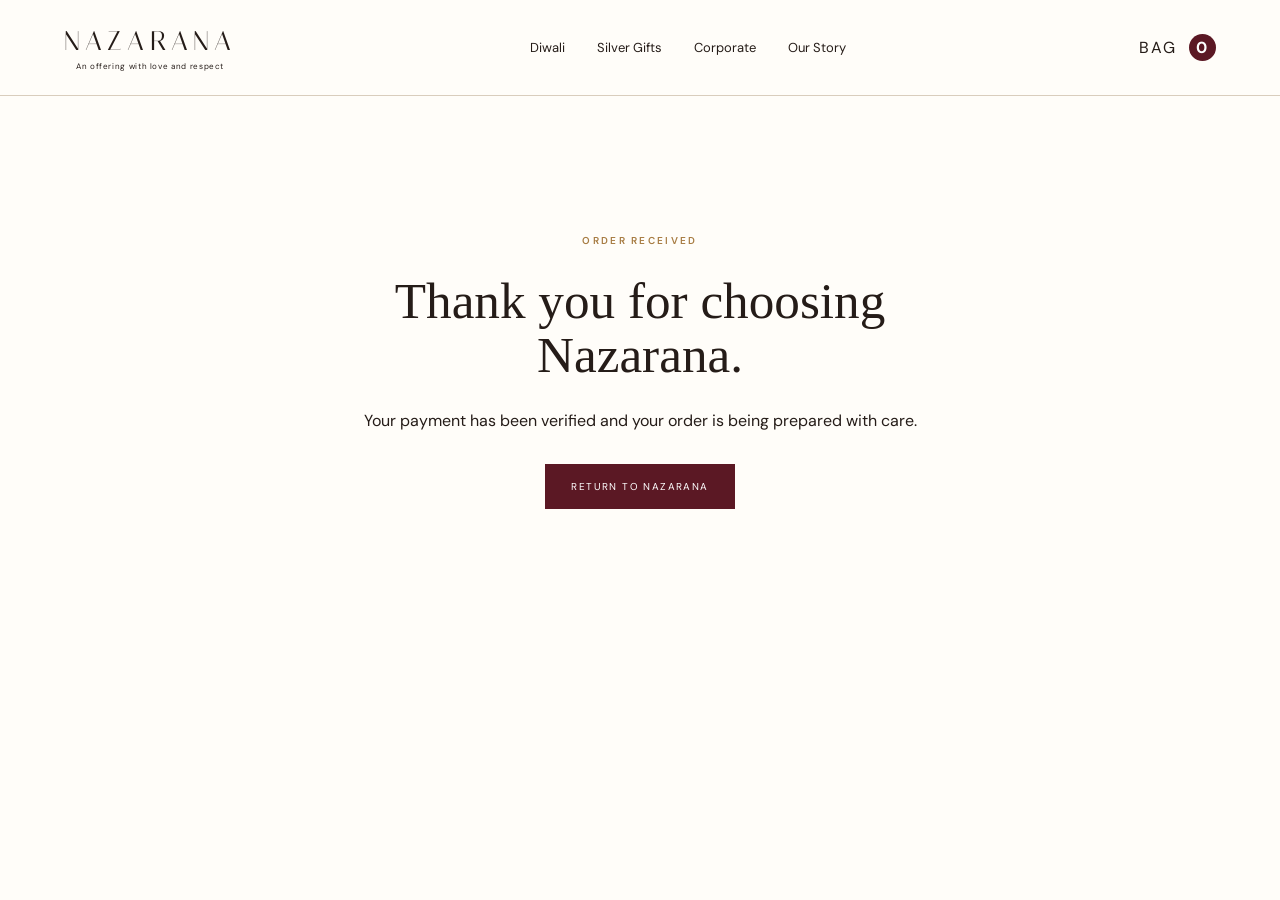
<file: success.html>
<!doctype html><html><head><meta charset='utf-8'><meta name='viewport' content='width=device-width,initial-scale=1'><title>Thank You — Nazarana</title><link rel='stylesheet' href='styles.css'></head><body><header><a class='brand' href='index.html'>NAZARANA<small>An offering with love and respect</small></a><nav><a href='index.html#diwali'>Diwali</a><a href='index.html#silver'>Silver Gifts</a><a href='index.html#corporate'>Corporate</a><a href='index.html#story'>Our Story</a></nav><a class='bag' href='cart.html'>Bag <b id='count'>0</b></a></header><main class='success-page'><p class='eyebrow'>ORDER RECEIVED</p><h1>Thank you for choosing Nazarana.</h1><p>Your payment has been verified and your order is being prepared with care.</p><p class='order-ref' id='ref'></p><a class='primary' href='index.html'>Return to Nazarana</a></main><script>count.textContent=0;const q=new URLSearchParams(location.search);if(q.get('order'))ref.textContent='Order reference · '+q.get('order');</script></body></html>
</file>
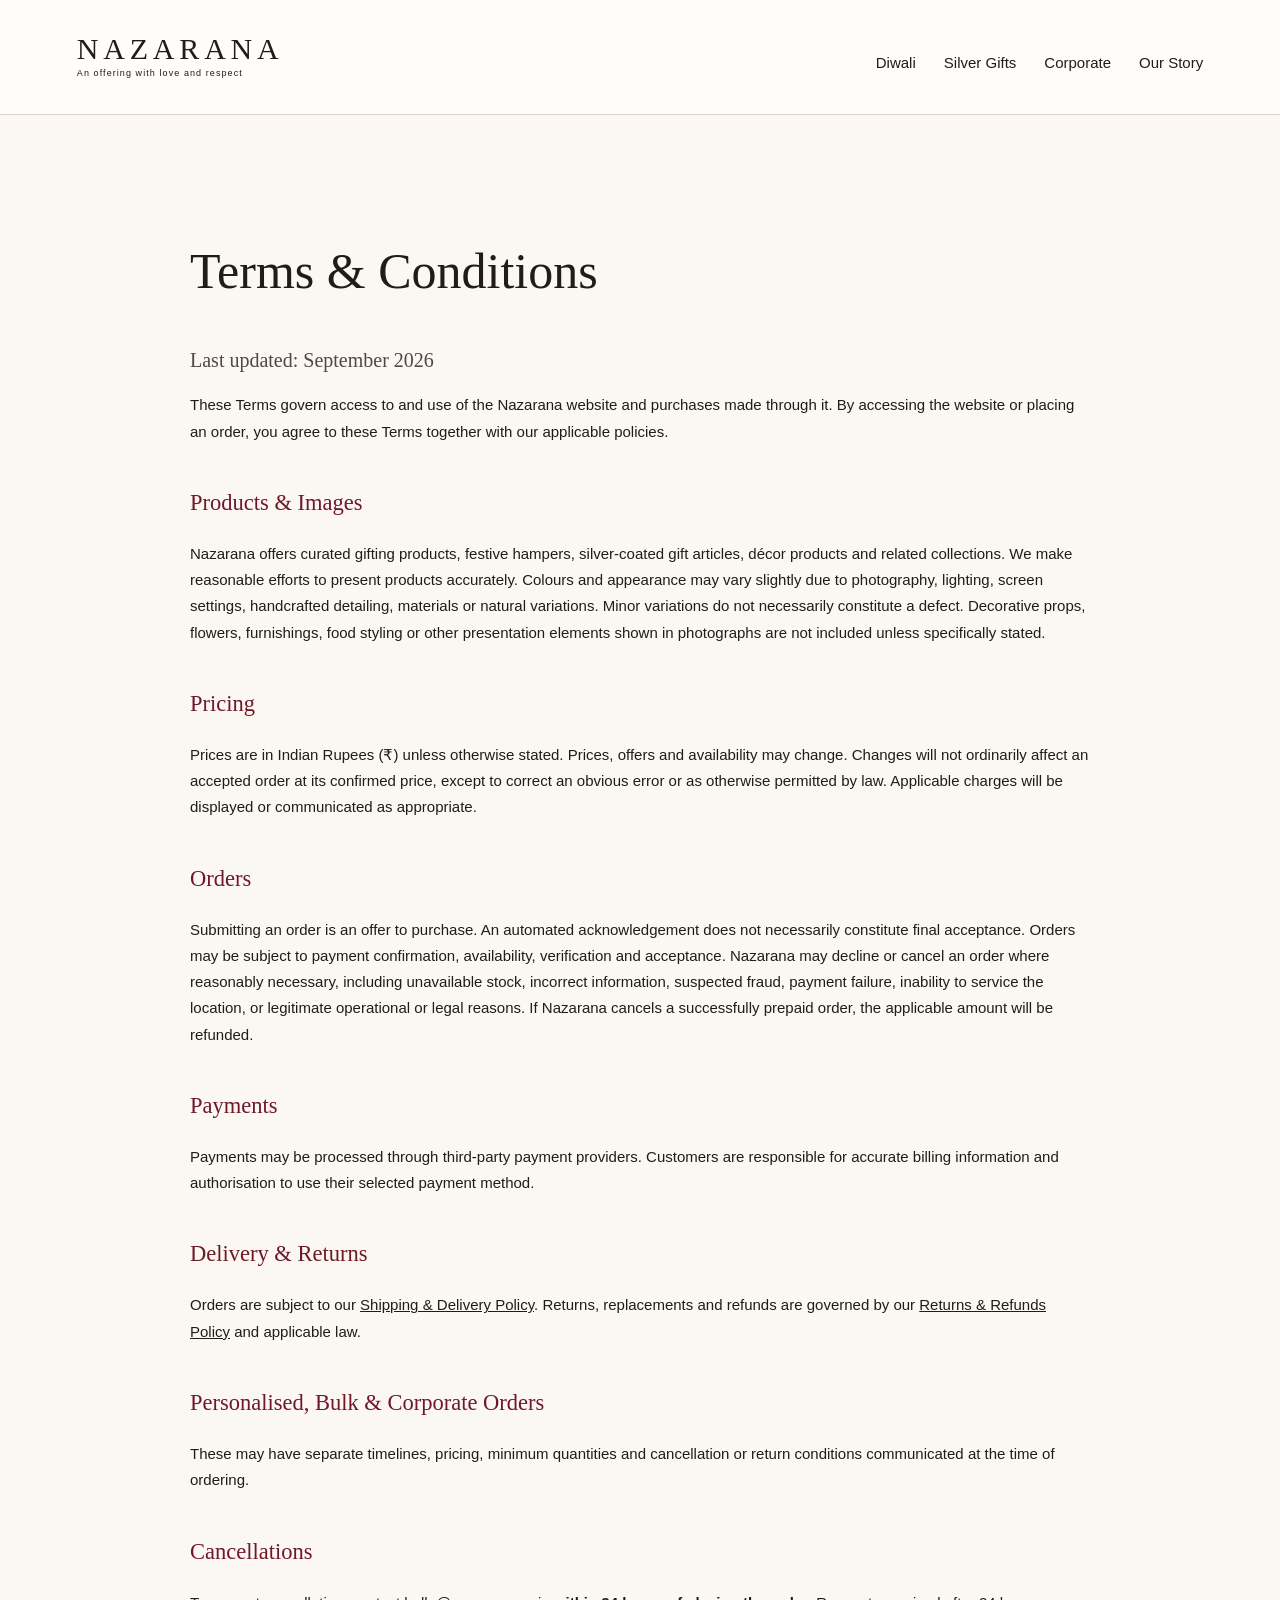
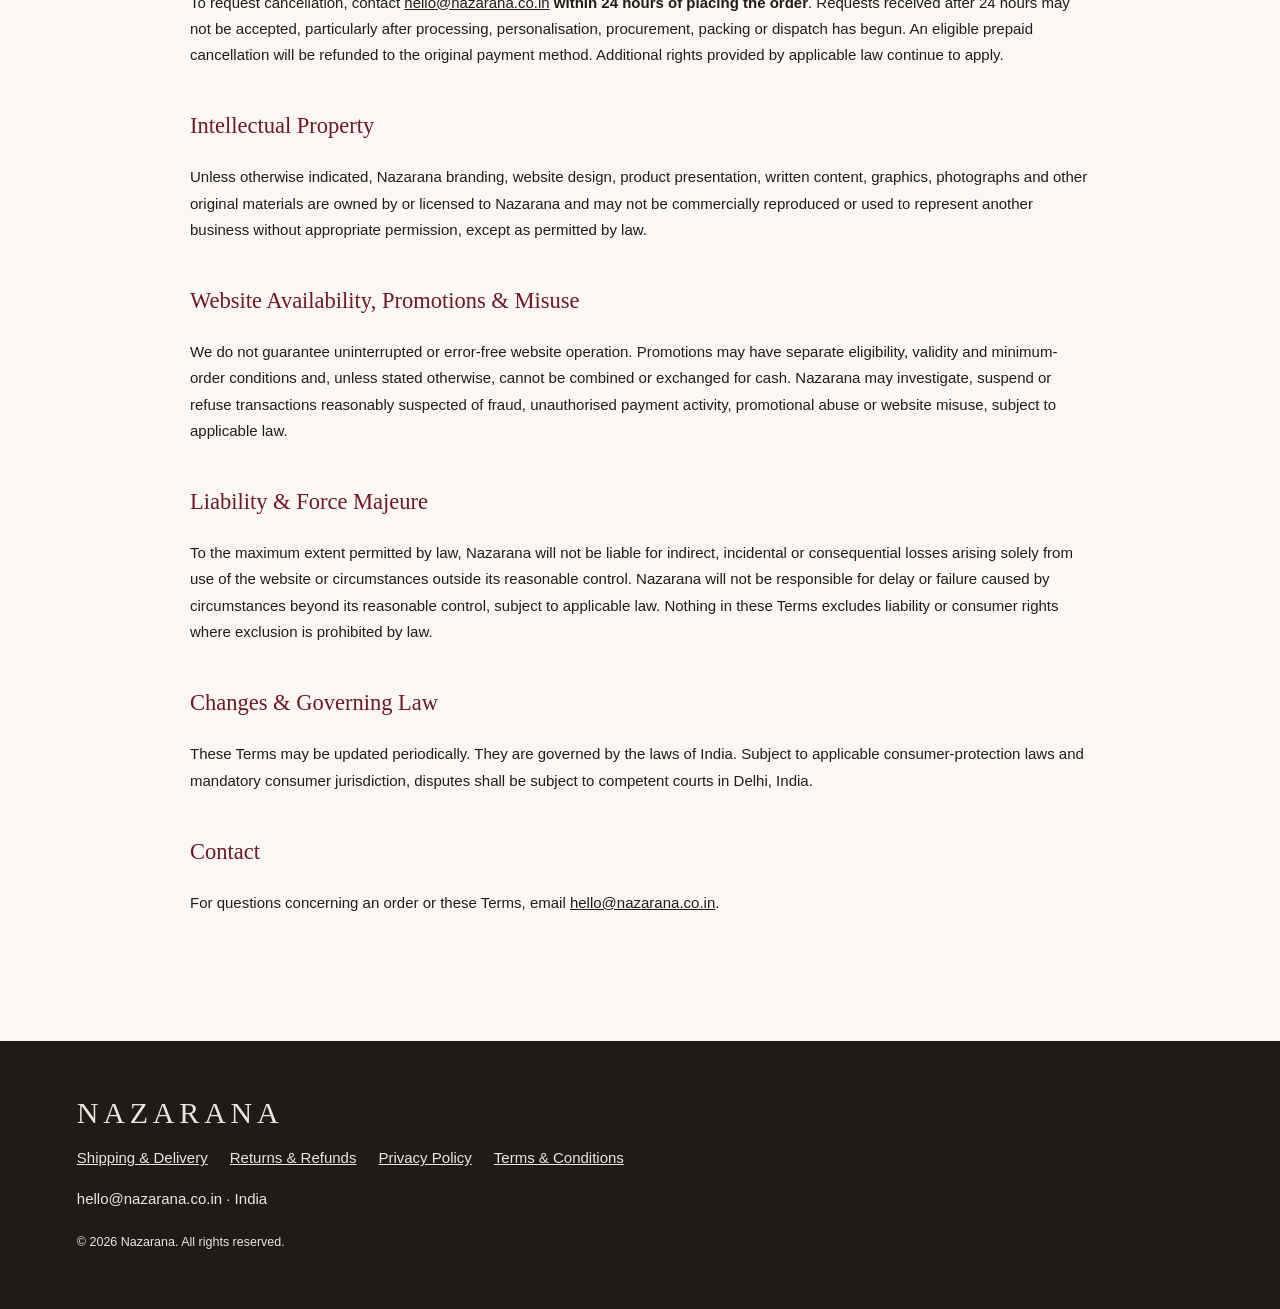
<file: terms.html>
<!doctype html><html lang="en"><head><meta charset="utf-8"><meta name="viewport" content="width=device-width,initial-scale=1"><title>Terms & Conditions | Nazarana</title><link rel="stylesheet" href="policy.css"></head><body><header><a href="index.html" style="text-decoration:none;color:inherit"><div class="brand">NAZARANA</div><div class="tag">An offering with love and respect</div></a><nav><a href="index.html#diwali">Diwali</a><a href="index.html#silver">Silver Gifts</a><a href="index.html#corporate">Corporate</a><a href="index.html#story">Our Story</a></nav></header><main><h1>Terms & Conditions</h1><p class="intro">Last updated: September 2026</p><p>These Terms govern access to and use of the Nazarana website and purchases made through it. By accessing the website or placing an order, you agree to these Terms together with our applicable policies.</p>
<h2>Products &amp; Images</h2><p>Nazarana offers curated gifting products, festive hampers, silver-coated gift articles, décor products and related collections. We make reasonable efforts to present products accurately. Colours and appearance may vary slightly due to photography, lighting, screen settings, handcrafted detailing, materials or natural variations. Minor variations do not necessarily constitute a defect. Decorative props, flowers, furnishings, food styling or other presentation elements shown in photographs are not included unless specifically stated.</p>
<h2>Pricing</h2><p>Prices are in Indian Rupees (₹) unless otherwise stated. Prices, offers and availability may change. Changes will not ordinarily affect an accepted order at its confirmed price, except to correct an obvious error or as otherwise permitted by law. Applicable charges will be displayed or communicated as appropriate.</p>
<h2>Orders</h2><p>Submitting an order is an offer to purchase. An automated acknowledgement does not necessarily constitute final acceptance. Orders may be subject to payment confirmation, availability, verification and acceptance. Nazarana may decline or cancel an order where reasonably necessary, including unavailable stock, incorrect information, suspected fraud, payment failure, inability to service the location, or legitimate operational or legal reasons. If Nazarana cancels a successfully prepaid order, the applicable amount will be refunded.</p>
<h2>Payments</h2><p>Payments may be processed through third-party payment providers. Customers are responsible for accurate billing information and authorisation to use their selected payment method.</p>
<h2>Delivery &amp; Returns</h2><p>Orders are subject to our <a href="shipping.html">Shipping &amp; Delivery Policy</a>. Returns, replacements and refunds are governed by our <a href="returns.html">Returns &amp; Refunds Policy</a> and applicable law.</p>
<h2>Personalised, Bulk &amp; Corporate Orders</h2><p>These may have separate timelines, pricing, minimum quantities and cancellation or return conditions communicated at the time of ordering.</p>
<h2>Cancellations</h2><p>To request cancellation, contact <a href="mailto:hello@nazarana.co.in">hello@nazarana.co.in</a> <strong>within 24 hours of placing the order</strong>. Requests received after 24 hours may not be accepted, particularly after processing, personalisation, procurement, packing or dispatch has begun. An eligible prepaid cancellation will be refunded to the original payment method. Additional rights provided by applicable law continue to apply.</p>
<h2>Intellectual Property</h2><p>Unless otherwise indicated, Nazarana branding, website design, product presentation, written content, graphics, photographs and other original materials are owned by or licensed to Nazarana and may not be commercially reproduced or used to represent another business without appropriate permission, except as permitted by law.</p>
<h2>Website Availability, Promotions &amp; Misuse</h2><p>We do not guarantee uninterrupted or error-free website operation. Promotions may have separate eligibility, validity and minimum-order conditions and, unless stated otherwise, cannot be combined or exchanged for cash. Nazarana may investigate, suspend or refuse transactions reasonably suspected of fraud, unauthorised payment activity, promotional abuse or website misuse, subject to applicable law.</p>
<h2>Liability &amp; Force Majeure</h2><p>To the maximum extent permitted by law, Nazarana will not be liable for indirect, incidental or consequential losses arising solely from use of the website or circumstances outside its reasonable control. Nazarana will not be responsible for delay or failure caused by circumstances beyond its reasonable control, subject to applicable law. Nothing in these Terms excludes liability or consumer rights where exclusion is prohibited by law.</p>
<h2>Changes &amp; Governing Law</h2><p>These Terms may be updated periodically. They are governed by the laws of India. Subject to applicable consumer-protection laws and mandatory consumer jurisdiction, disputes shall be subject to competent courts in Delhi, India.</p>
<h2>Contact</h2><p>For questions concerning an order or these Terms, email <a href="mailto:hello@nazarana.co.in">hello@nazarana.co.in</a>.</p></main><footer><div class="brand">NAZARANA</div><p><a href="shipping.html">Shipping &amp; Delivery</a><a href="returns.html">Returns &amp; Refunds</a><a href="privacy.html">Privacy Policy</a><a href="terms.html">Terms &amp; Conditions</a></p><p>hello@nazarana.co.in · India</p><small>© 2026 Nazarana. All rights reserved.</small></footer></body></html>
</file>
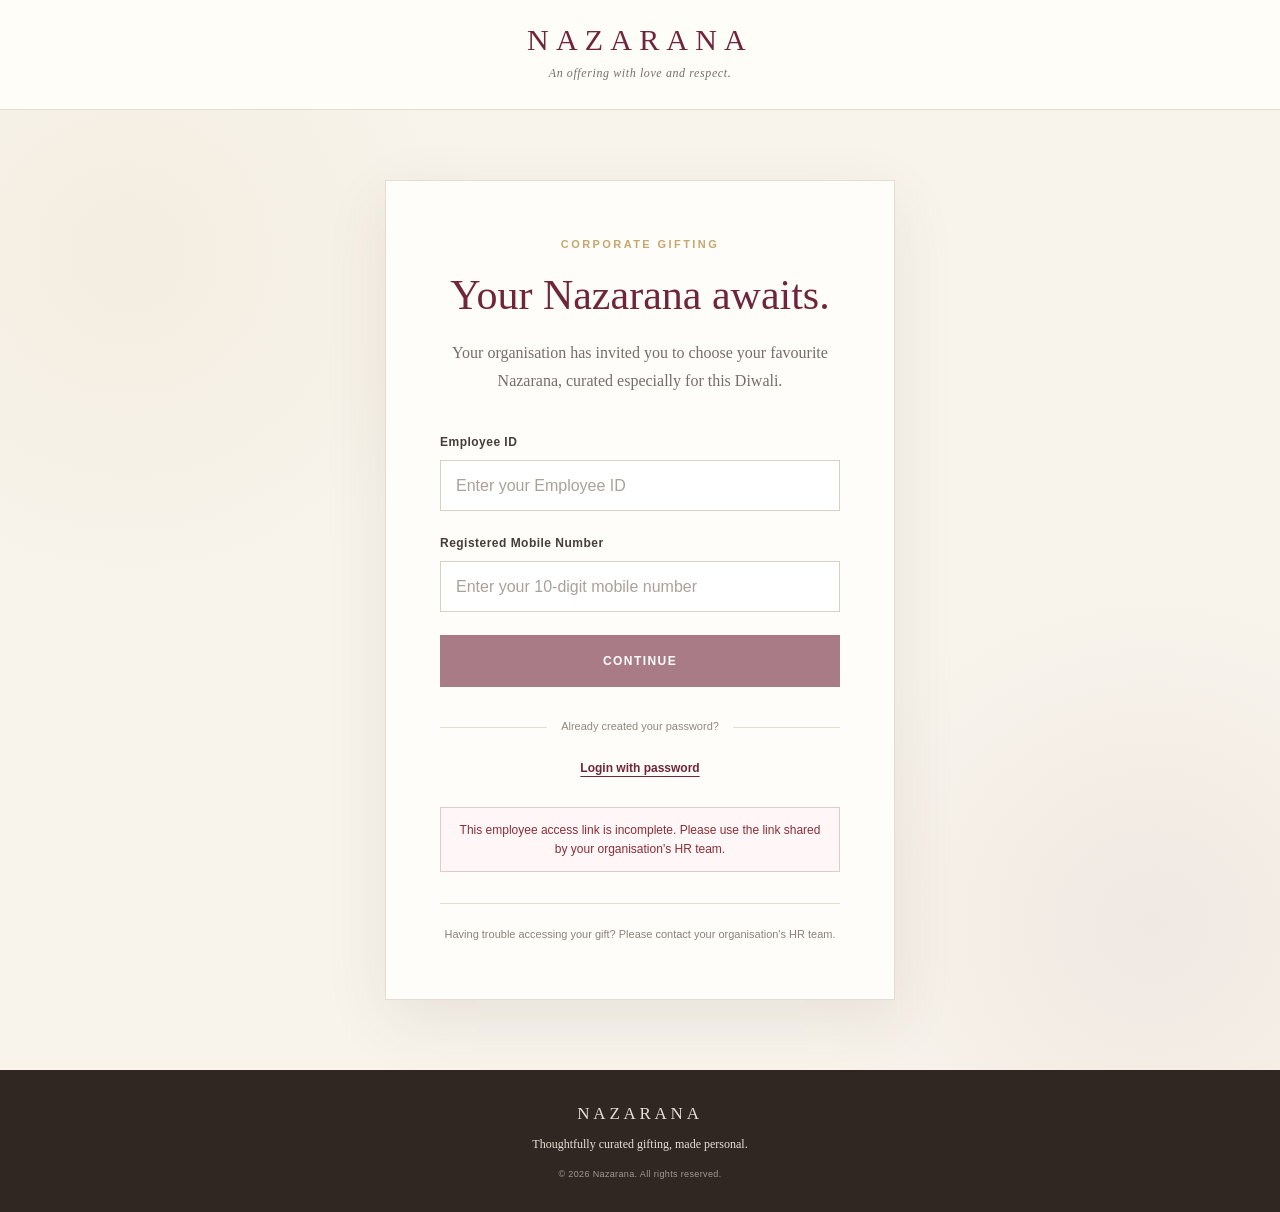
<file: corporate/employee-login.html>
<!DOCTYPE html>
<html lang="en">
<head>
  <meta charset="UTF-8">
  <meta name="viewport" content="width=device-width, initial-scale=1.0">

  <title>Employee Login | Nazarana Corporate Gifting</title>

  <meta
    name="description"
    content="Access your Nazarana corporate gifting experience."
  >

  <link rel="stylesheet" href="corporate.css">
</head>

<body class="employee-login-page">

  <!-- =========================
       HEADER
  ========================== -->
  <header class="corporate-header">
    <a href="../index.html" class="brand-link">
      <div class="brand-name">NAZARANA</div>
      <div class="brand-tagline">
        An offering with love and respect.
      </div>
    </a>
  </header>


  <!-- =========================
       LOGIN AREA
  ========================== -->
  <main class="auth-page">

    <section class="auth-card">

      <div class="auth-eyebrow">
        CORPORATE GIFTING
      </div>

      <h1>Your Nazarana awaits.</h1>

      <p class="auth-intro">
        Your organisation has invited you to choose your favourite
        Nazarana, curated especially for this Diwali.
      </p>


      <!-- =========================
           FIRST LOGIN
      ========================== -->
      <div id="firstLoginView">

        <form id="firstLoginForm">

          <div class="form-group">
            <label for="employeeId">
              Employee ID
            </label>

            <input
              type="text"
              id="employeeId"
              name="employeeId"
              autocomplete="username"
              placeholder="Enter your Employee ID"
              required
            >
          </div>


          <div class="form-group">
            <label for="mobile">
              Registered Mobile Number
            </label>

            <input
              type="tel"
              id="mobile"
              name="mobile"
              inputmode="numeric"
              autocomplete="tel"
              placeholder="Enter your 10-digit mobile number"
              maxlength="15"
              required
            >
          </div>


          <button
            type="submit"
            class="primary-button"
            id="verifyButton"
          >
            Continue
          </button>

        </form>


        <div class="login-divider">
          <span>Already created your password?</span>
        </div>

        <button
          type="button"
          class="text-button"
          id="showReturningLogin"
        >
          Login with password
        </button>

      </div>


      <!-- =========================
           RETURNING LOGIN
      ========================== -->
      <div
        id="returningLoginView"
        class="hidden"
      >

        <form id="returningLoginForm">

          <div class="form-group">
            <label for="returnEmployeeId">
              Employee ID
            </label>

            <input
              type="text"
              id="returnEmployeeId"
              autocomplete="username"
              placeholder="Enter your Employee ID"
              required
            >
          </div>


          <div class="form-group">
            <label for="loginPassword">
              Password
            </label>

            <div class="password-field">

              <input
                type="password"
                id="loginPassword"
                autocomplete="current-password"
                placeholder="Enter your password"
                required
              >

              <button
                type="button"
                class="password-toggle"
                data-target="loginPassword"
                aria-label="Show password"
              >
                Show
              </button>

            </div>
          </div>


          <button
            type="submit"
            class="primary-button"
            id="loginButton"
          >
            Login
          </button>

        </form>


        <button
          type="button"
          class="text-button back-button"
          id="showFirstLogin"
        >
          ← First time here?
        </button>

      </div>


      <!-- =========================
           CREATE PASSWORD
      ========================== -->
      <div
        id="createPasswordView"
        class="hidden"
      >

        <div class="welcome-message">
          <span class="welcome-small">
            Welcome
          </span>

          <h2 id="employeeWelcome">
            Your gift experience is ready.
          </h2>

          <p>
            Create a password so you can securely return to your
            Nazarana until your organisation's gifting window closes.
          </p>
        </div>


        <form id="createPasswordForm">

          <div class="form-group">
            <label for="newPassword">
              Create Password
            </label>

            <div class="password-field">

              <input
                type="password"
                id="newPassword"
                autocomplete="new-password"
                placeholder="Minimum 8 characters"
                required
              >

              <button
                type="button"
                class="password-toggle"
                data-target="newPassword"
                aria-label="Show password"
              >
                Show
              </button>

            </div>

            <div class="password-note">
              Use at least 8 characters with a letter and a number.
            </div>
          </div>


          <div class="form-group">
            <label for="confirmPassword">
              Confirm Password
            </label>

            <div class="password-field">

              <input
                type="password"
                id="confirmPassword"
                autocomplete="new-password"
                placeholder="Re-enter your password"
                required
              >

              <button
                type="button"
                class="password-toggle"
                data-target="confirmPassword"
                aria-label="Show password"
              >
                Show
              </button>

            </div>
          </div>


          <button
            type="submit"
            class="primary-button"
            id="createPasswordButton"
          >
            Create Password & Continue
          </button>

        </form>

      </div>


      <!-- =========================
           MESSAGES
      ========================== -->
      <div
        id="authMessage"
        class="auth-message hidden"
        role="status"
        aria-live="polite"
      ></div>


      <div class="auth-help">
        Having trouble accessing your gift?
        Please contact your organisation's HR team.
      </div>

    </section>

  </main>


  <!-- =========================
       FOOTER
  ========================== -->
  <footer class="corporate-footer">

    <div class="footer-brand">
      NAZARANA
    </div>

    <p>
      Thoughtfully curated gifting, made personal.
    </p>

    <p class="copyright">
      © 2026 Nazarana. All rights reserved.
    </p>

  </footer>


  <script src="corporate.js"></script>

</body>
</html>
</file>
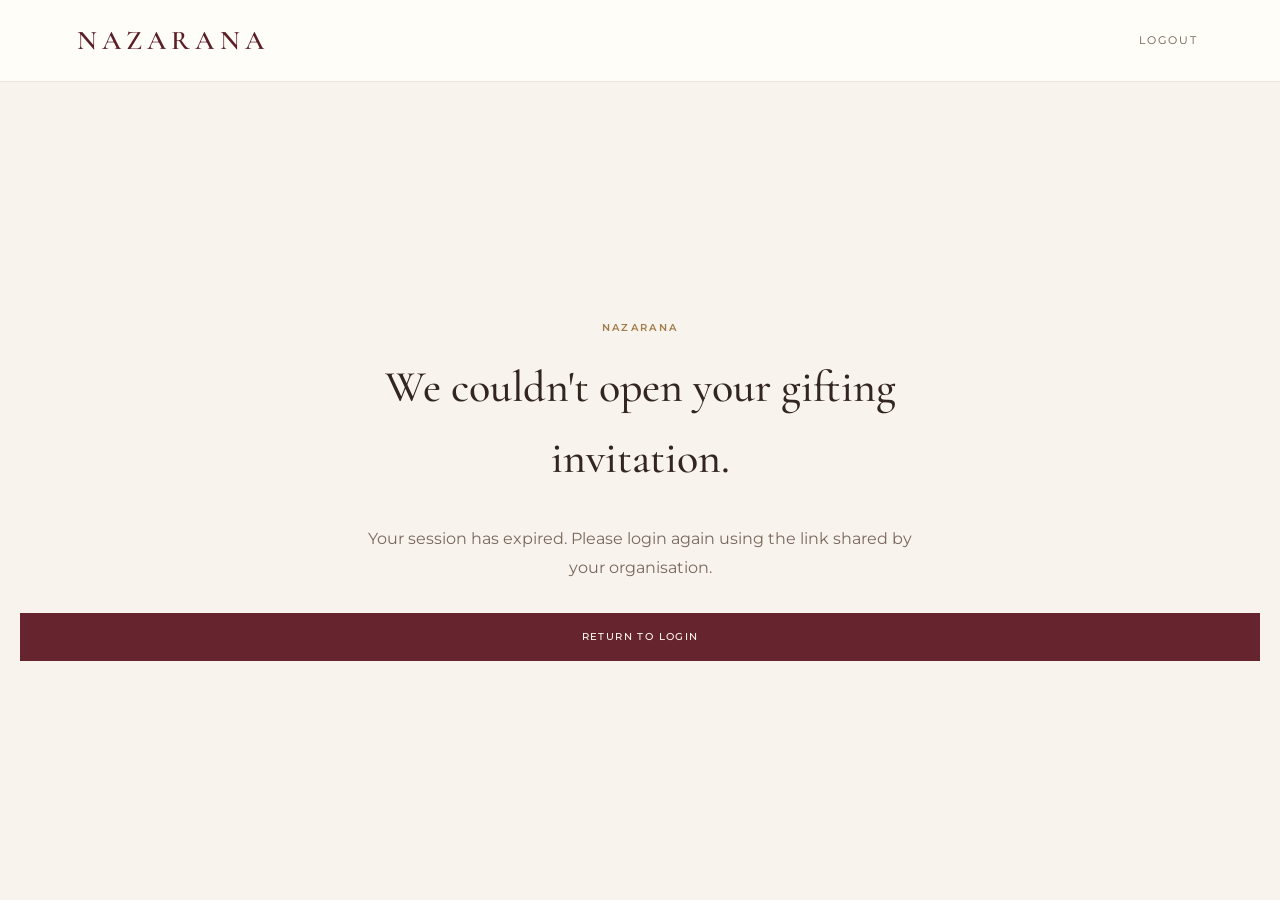
<file: corporate/employee-portal.html>
<!DOCTYPE html>
<html lang="en">
<head>
  <meta charset="UTF-8">
  <meta name="viewport" content="width=device-width, initial-scale=1.0">

  <title>Choose Your Nazarana | Corporate Gifting</title>

  <link rel="preconnect" href="https://fonts.googleapis.com">
  <link rel="preconnect" href="https://fonts.gstatic.com" crossorigin>

  <link href="https://fonts.googleapis.com/css2?family=Cormorant+Garamond:wght@400;500;600&family=Montserrat:wght@300;400;500;600&display=swap" rel="stylesheet">

  <link rel="stylesheet" href="corporate.css">
</head>

<body class="employee-portal-page">

  <!-- ==============================
       HEADER
  =============================== -->

  <header class="portal-header">
    <a href="../index.html" class="portal-brand">
      NAZARANA
    </a>

    <button
      type="button"
      id="employeeLogoutButton"
      class="portal-logout"
    >
      Logout
    </button>
  </header>


  <!-- ==============================
       LOADING
  =============================== -->

  <main id="portalLoading" class="portal-loading">
    <div class="loading-mark">N</div>

    <p>
      Preparing your Nazarana...
    </p>
  </main>


  <!-- ==============================
       ERROR
  =============================== -->

  <main
    id="portalError"
    class="portal-state hidden"
  >
    <span class="eyebrow">NAZARANA</span>

    <h1>
      We couldn't open your gifting invitation.
    </h1>

    <p id="portalErrorMessage">
      Please login again using the invitation shared by
      your organisation.
    </p>

    <a
      id="backToEmployeeLogin"
      href="employee-login.html"
      class="portal-primary-button"
    >
      Return to Login
    </a>
  </main>


  <!-- ==============================
       PORTAL
  =============================== -->

  <main
    id="employeePortal"
    class="employee-portal hidden"
  >

    <!-- HERO -->

    <section class="gift-hero">

      <div class="gift-hero-content">

        <span class="eyebrow">
          A GIFT FROM YOUR ORGANISATION
        </span>

        <h1 id="portalGreeting">
          Welcome.
        </h1>

        <p class="hero-copy">
          Your organisation has invited you to choose
          your favourite Nazarana, curated especially
          for this Diwali.
        </p>

        <div class="invitation-details">

          

          <div>
            <span>CHOOSE BY</span>
            <strong id="portalDeadline">
              —
            </strong>
          </div>

        </div>

      </div>

    </section>


    <!-- INTRO -->

    <section class="edits-intro">

      <span class="eyebrow">
        THE NAZARANA EDITS
      </span>

      <h2>
        Which one feels most like you?
      </h2>

      <p>
        We've curated a collection of thoughtful
        gifting experiences. Choose the Edit that
        speaks to you.
      </p>

    </section>


    <!-- GIFT EDITS -->

    <section
      id="giftEditsGrid"
      class="gift-edits-grid"
    >
      <!-- Gift cards inserted by JavaScript -->
    </section>


    <!-- ALREADY SELECTED -->

    <section
      id="selectionComplete"
      class="selection-complete hidden"
    >

      <span class="selection-icon">
        ✓
      </span>

      <span class="eyebrow">
        YOUR NAZARANA IS CHOSEN
      </span>

      <h2 id="selectedEditName">
        Your selection
      </h2>

      <p>
        Your choice has been received.
        We'll take it from here.
      </p>

      <div
        id="selectedEditSummary"
        class="selected-edit-summary"
      ></div>

      <p class="selection-note">
        Your selection is now locked. For any
        assistance, please contact your organisation's
        HR team.
      </p>

    </section>

  </main>


  <!-- ==============================
       CONFIRMATION MODAL
  =============================== -->

  <div
    id="selectionModal"
    class="selection-modal hidden"
    role="dialog"
    aria-modal="true"
    aria-labelledby="selectionModalTitle"
  >

    <div class="selection-modal-overlay"></div>

    <div class="selection-modal-card">

      <button
        id="closeSelectionModal"
        class="modal-close"
        type="button"
        aria-label="Close"
      >
        ×
      </button>

      <span class="eyebrow">
        YOUR CHOICE
      </span>

      <h2 id="selectionModalTitle">
        Confirm your Nazarana
      </h2>

      <div
        id="modalGiftPreview"
        class="modal-gift-preview"
      ></div>

      <p class="modal-warning">
        Once confirmed, your selection will be locked
        and cannot be changed online.
      </p>

      <div class="modal-actions">

        <button
          type="button"
          id="cancelSelectionButton"
          class="portal-secondary-button"
        >
          Go Back
        </button>

        <button
          type="button"
          id="confirmSelectionButton"
          class="portal-primary-button"
        >
          Confirm My Nazarana
        </button>

      </div>

      <p
        id="selectionModalMessage"
        class="modal-message hidden"
      ></p>

    </div>

  </div>


  <script src="corporate.js"></script>

</body>
</html>
</file>
<file: styles.css>
@import url('https://fonts.googleapis.com/css2?family=DM+Sans:wght@300;400;500;600&family=Italiana&display=swap');
:root{--ink:#251c18;--cream:#f6f0e7;--paper:#fffdf9;--wine:#5b1824;--gold:#a77c43;--line:#d9cdbd}*{box-sizing:border-box}html{scroll-behavior:smooth}body{margin:0;background:var(--paper);color:var(--ink);font-family:'DM Sans',sans-serif}.announcement{background:var(--wine);color:#fff;text-align:center;padding:10px 4%;font-size:11px;letter-spacing:.14em}.announcement span{margin-left:28px;opacity:.75}header{height:96px;display:flex;align-items:center;justify-content:space-between;padding:0 5%;border-bottom:1px solid var(--line);position:sticky;top:0;background:rgba(255,253,249,.94);backdrop-filter:blur(14px);z-index:20}.brand{font-family:'Italiana',serif;font-size:27px;letter-spacing:.19em;text-decoration:none;color:var(--ink);text-align:center}.brand small{font-family:'DM Sans';font-size:8px;display:block;letter-spacing:.08em;margin-top:4px}nav{display:flex;gap:32px}nav a,footer a{color:inherit;text-decoration:none;font-size:13px}.bag{border:0;background:none;text-transform:uppercase;letter-spacing:.12em}.bag b{background:var(--wine);color:#fff;border-radius:50%;padding:3px 7px;margin-left:6px}.hero{min-height:720px;display:grid;grid-template-columns:48% 52%;background:var(--cream)}.hero-copy{padding:120px 8% 80px 11%;align-self:center}.eyebrow{font-size:10px;letter-spacing:.23em;font-weight:600;color:var(--gold)}h1,h2,blockquote{font-family:'Italiana',serif;font-weight:400}h1{font-size:74px;line-height:.98;margin:25px 0}em{color:var(--wine);font-style:italic}.lead{max-width:540px;line-height:1.8;font-size:15px;color:#655a52}.actions{display:flex;gap:12px;margin:35px 0}.primary,.secondary{display:inline-block;padding:15px 25px;text-transform:uppercase;letter-spacing:.14em;font-size:10px;text-decoration:none;cursor:pointer}.primary{background:var(--wine);color:#fff;border:1px solid var(--wine)}.secondary{background:transparent;color:var(--ink);border:1px solid #796b60}.micro{font-size:10px;letter-spacing:.08em;color:#887c73}.hero-image{position:relative;overflow:hidden;padding:42px;background:#e8dfd2;display:flex;align-items:center;justify-content:center}.hero-frame{width:100%;background:#f7f1e8;box-shadow:0 22px 60px #3c2b1f1f}.hero-image img{display:block;width:100%;height:auto;object-fit:contain}.stamp{position:absolute;right:30px;bottom:30px;width:112px;height:112px;border-radius:50%;background:rgba(255,253,249,.9);display:grid;place-items:center;text-align:center;font-size:9px;line-height:1.7;letter-spacing:.17em}.intro{text-align:center;padding:110px 10%}.intro>p{font-size:10px;letter-spacing:.25em}.intro h2{font-size:43px;line-height:1.3;margin-bottom:20px}.intro span{display:block;max-width:650px;margin:auto;color:#786b62;font-size:13px;line-height:1.8}.collection{padding:90px 6%;background:#fff}.section-head{display:flex;justify-content:space-between;align-items:end;margin-bottom:45px}.section-head h2,.feature h2,.corporate h2{font-size:52px;margin:10px 0}.section-head>p{max-width:390px;color:#786b62;font-size:13px;line-height:1.7}.grid{display:grid;grid-template-columns:repeat(4,1fr);gap:20px}.card img{width:100%;aspect-ratio:4/5;object-fit:cover;background:var(--cream)}.card h3{font-family:'Italiana';font-size:20px;margin:15px 0 4px}.card p{font-size:11px;color:#776a61}.card-row{display:flex;justify-content:space-between;align-items:center}.add{border:0;border-bottom:1px solid var(--ink);background:none;padding:6px 0;font-size:9px;letter-spacing:.12em;text-transform:uppercase}.feature{display:grid;grid-template-columns:1fr 1fr;min-height:630px;background:#25221f;color:#f7f0e6}.feature>div:first-child{padding:110px 12%;align-self:center}.feature p:not(.eyebrow){line-height:1.8;color:#c9beb4;max-width:500px}.feature .secondary{color:#fff;border-color:#81766e;margin-top:20px}.silver-art{margin:45px;background:radial-gradient(circle at 40% 35%,#d8d4ca 0,#89857e 28%,#45423e 50%,#171614 72%);display:grid;place-items:center}.silver-art span{border:1px solid rgba(255,255,255,.55);border-radius:50%;width:190px;height:190px;display:grid;place-items:center;text-align:center;letter-spacing:.3em;font-family:'Italiana';font-size:19px}.categories{display:grid;grid-template-columns:repeat(3,1fr);padding:70px 6%;gap:0}.categories article{padding:40px;border-right:1px solid var(--line)}.categories article:last-child{border:0}.categories span{font-size:10px;color:var(--gold)}.categories h3{font-family:'Italiana';font-size:27px}.categories p{font-size:12px;color:#776a61}.corporate{text-align:center;background:var(--cream);padding:110px 10%}.corporate p:not(.eyebrow){max-width:580px;margin:0 auto 35px;line-height:1.8;color:#75685f}.story{padding:120px 20%;text-align:center}.story blockquote{font-size:42px;line-height:1.35;margin:35px 0}.story>p:last-child{max-width:680px;margin:auto;color:#75685f;line-height:1.9;font-size:13px}footer{background:#1d1917;color:#eee5dc;padding:70px 6% 30px;display:grid;grid-template-columns:2fr 1fr 1fr 1.25fr;gap:50px;position:relative}.footer-brand{color:#fff;text-align:left;align-self:start}footer div:not(:first-child){display:flex;flex-direction:column;gap:12px}footer b{font-size:10px;letter-spacing:.15em;text-transform:uppercase;color:#b9a58f}footer a,footer p{font-size:11px;color:#d1c7be}.drawer{position:fixed;right:-460px;top:0;width:440px;height:100vh;background:#fff;z-index:40;padding:28px;transition:.35s;display:flex;flex-direction:column}.drawer.open{right:0}.overlay{position:fixed;inset:0;background:#0008;z-index:30;display:none}.overlay.open{display:block}.drawer-head{display:flex;justify-content:space-between;border-bottom:1px solid var(--line)}.drawer-head h2{font-size:30px}.drawer-head button{border:0;background:none;font-size:30px}.cart-item{display:flex;gap:14px;padding:18px 0;border-bottom:1px solid var(--line)}.cart-item img{width:70px;height:80px;object-fit:cover}.cart-item h4{margin:4px 0;font-family:'Italiana';font-size:16px}.cart-item p{margin:0;font-size:11px}.drawer-foot{margin-top:auto;border-top:1px solid var(--line);padding-top:20px}.drawer-foot>div{display:flex;justify-content:space-between;margin-bottom:18px}.checkout{width:100%}.drawer-foot small{display:block;text-align:center;margin-top:12px;color:#8b8179}
@media(max-width:850px){.announcement span,nav{display:none}header{height:76px}.hero{grid-template-columns:1fr}.hero-copy{padding:75px 7%}.hero-image{height:520px}h1{font-size:52px}.intro{padding:75px 7%}.intro h2{font-size:31px}.section-head{display:block}.grid{grid-template-columns:1fr 1fr}.feature{grid-template-columns:1fr}.silver-art{height:450px}.categories{grid-template-columns:1fr}.categories article{border-right:0;border-bottom:1px solid var(--line)}.story{padding:80px 8%}.story blockquote{font-size:31px}footer{grid-template-columns:1fr 1fr}.drawer{width:92%;right:-100%}}@media(max-width:520px){.grid{grid-template-columns:1fr}.hero-image{height:430px}.actions{flex-direction:column;align-items:flex-start}footer{grid-template-columns:1fr}}
.contact-note{line-height:1.6;margin:0}.email-pill{border:1px solid #7d6d60;padding:11px 14px;width:max-content;margin-top:4px;transition:.2s}.email-pill:hover{background:#eee5dc;color:#1d1917}.email-address{opacity:.55;margin:0}.copyright{grid-column:1/-1;border-top:1px solid #3a322e;padding-top:22px;margin-top:20px;font-size:10px;letter-spacing:.08em;color:#958980}
@media(max-width:850px){.hero-image{padding:24px}.hero-frame{width:100%}}
/* V2 refinements */
.hero-image{flex-direction:column;gap:14px;padding:58px 54px 34px;background:#e9dfd0}
.hero-frame{position:relative;width:min(100%,720px);aspect-ratio:1/1;overflow:hidden;background:#e8dece;box-shadow:none}
.hero-image img{width:100%;height:100%;object-fit:cover;object-position:center 28%;transform:scale(1.01)}
.image-caption{align-self:flex-end;margin:0;font-family:'Italiana',serif;font-size:14px;color:#6f6259;font-style:italic}
.service-strip{display:grid;grid-template-columns:repeat(3,1fr);border-top:1px solid var(--line);border-bottom:1px solid var(--line);background:#fff;padding:0 6%}.service-strip>div{padding:30px 36px;border-right:1px solid var(--line)}.service-strip>div:last-child{border-right:0}.service-strip b{display:block;font-family:'Italiana';font-size:18px;font-weight:400;margin-bottom:7px}.service-strip span{font-size:11px;color:#7b6f66;line-height:1.6}
.contact{text-align:center;padding:105px 8%;background:#f8f4ed;border-top:1px solid var(--line)}.contact h2{font-size:48px;margin:14px 0}.contact>p:not(.eyebrow){max-width:610px;margin:0 auto;color:#75685f;line-height:1.8;font-size:13px}.contact-actions{margin-top:30px;display:flex;align-items:center;justify-content:center;gap:22px}.contact-actions span{font-size:11px;color:#75685f;letter-spacing:.04em}
@media(max-width:850px){.hero-image{height:auto;padding:28px}.hero-frame{aspect-ratio:1/1}.service-strip{grid-template-columns:1fr;padding:0 7%}.service-strip>div{border-right:0;border-bottom:1px solid var(--line);padding:24px 0}.service-strip>div:last-child{border-bottom:0}.contact h2{font-size:34px}.contact-actions{flex-direction:column;gap:14px}}

/* V2.2 — customer notes */
.testimonials{display:grid;grid-template-columns:.85fr 1.15fr;gap:70px;padding:115px 7%;background:#f3ece2;border-top:1px solid var(--line);overflow:hidden}.testimonial-title{align-self:center}.testimonial-title h2{font-size:48px;line-height:1.15;margin:18px 0 22px}.testimonial-title>p:last-child{max-width:460px;font-size:13px;line-height:1.85;color:#75685f}.testimonial-notes{position:relative;min-height:440px}.note-card{position:absolute;width:58%;background:#fffdf9;padding:38px 38px 34px;box-shadow:0 18px 45px rgba(52,39,29,.08);border:1px solid #e1d6c8}.note-card span{font-size:9px;letter-spacing:.2em;color:var(--gold)}.note-card blockquote{font-size:27px;line-height:1.45;margin:24px 0 28px}.note-card small{font-size:8px;letter-spacing:.18em;color:#88796e}.note-one{left:2%;top:8%;transform:rotate(-2.2deg)}.note-two{right:2%;bottom:4%;transform:rotate(2.5deg);background:#5b1824;color:#fff}.note-two small,.note-two span{color:#d9b98c}.note-seal{position:absolute;right:10%;top:2%;width:108px;height:108px;border:1px solid #a77c43;border-radius:50%;display:grid;place-items:center;text-align:center;font-family:'Italiana';font-size:13px;line-height:1.35;letter-spacing:.12em;color:#8d6538;background:#f3ece2;z-index:3}
@media(max-width:850px){.testimonials{grid-template-columns:1fr;padding:80px 7%;gap:35px}.testimonial-title h2{font-size:36px}.testimonial-notes{min-height:500px}.note-card{width:75%}.note-one{left:0}.note-two{right:0}.note-seal{right:2%}}
@media(max-width:520px){.testimonial-notes{min-height:560px}.note-card{width:88%;padding:30px}.note-card blockquote{font-size:23px}.note-seal{width:88px;height:88px;font-size:11px}}

/* V2.3 hero image */
.hero-frame{aspect-ratio:16/10;width:min(100%,820px)}
.hero-image img{object-fit:cover;object-position:center center;transform:none}
@media(max-width:850px){.hero-frame{aspect-ratio:16/11}}

.silver-collection{padding:100px 6%;background:#f4eee5}.silver-grid{display:grid;grid-template-columns:repeat(4,1fr);gap:34px 20px}.silver-card img{background:#eee6da}.silver-card .card-row{align-items:flex-end}.silver-card h3{min-height:48px}.silver-card strong{font-size:13px}.silver-card .add{white-space:nowrap;margin-left:10px}@media(max-width:1050px){.silver-grid{grid-template-columns:repeat(3,1fr)}}@media(max-width:850px){.silver-collection{padding:75px 7%}.silver-grid{grid-template-columns:1fr 1fr}}@media(max-width:520px){.silver-grid{grid-template-columns:1fr}.silver-card h3{min-height:auto}}

/* V3.1: Silver catalogue imagery must show each product completely. */
.silver-card img{object-fit:contain !important;object-position:center center !important;transform:none !important;padding:0;background:#f5eee4}

/* V4 — editorial Silver Collection */
.silver-collection{padding:112px 6% 125px;background:#f7f2ea}.silver-collection>.section-head{padding-bottom:42px;border-bottom:1px solid #d9cdbd;margin-bottom:0}.silver-grid{display:block}.silver-group{padding:76px 0 18px;border-bottom:1px solid #ded3c5}.silver-group:last-child{border-bottom:0}.silver-group-head{display:flex;align-items:flex-end;justify-content:space-between;margin-bottom:28px}.silver-group-head .eyebrow{margin:0}.silver-group-head h3{font-family:'Italiana',serif;font-size:30px;font-weight:400;margin:0;text-align:right}.silver-row{display:grid;gap:22px}.silver-group.single .silver-row{grid-template-columns:minmax(0,1.05fr);max-width:760px}.silver-group.pair .silver-row{grid-template-columns:repeat(2,minmax(0,1fr))}.silver-group.wide .silver-row{grid-template-columns:repeat(3,minmax(0,1fr))}.silver-group.four .silver-row{grid-template-columns:repeat(4,minmax(0,1fr))}.silver-card{min-width:0}.silver-media{background:#eee5d9;overflow:hidden;aspect-ratio:1/1;display:flex;align-items:center;justify-content:center}.silver-group.wide .silver-media{aspect-ratio:4/3}.silver-group.portrait .silver-media{aspect-ratio:4/5}.silver-group.single .silver-media{aspect-ratio:4/3}.silver-media img{width:100%;height:100%;display:block;object-fit:contain!important;object-position:center!important;transform:scale(.94)!important;transition:transform .55s ease;background:#f5eee4;padding:0!important}.silver-card:hover .silver-media img{transform:scale(.985)!important}.silver-info{display:flex;justify-content:space-between;gap:18px;align-items:flex-end;padding:17px 2px 0}.silver-info h3{font-family:'Italiana',serif;font-size:20px;line-height:1.25;font-weight:400;margin:0 0 6px;min-height:0}.silver-info p{font-size:10px;line-height:1.55;color:#786c63;margin:0 0 9px}.silver-info strong{font-size:13px;font-weight:500}.silver-info .add{flex:0 0 auto;margin-bottom:1px}.silver-group.four .silver-info{display:block}.silver-group.four .silver-info .add{margin-top:13px}.silver-group.portrait .silver-media img{transform:scale(.90)!important}.silver-group.portrait .silver-card:hover .silver-media img{transform:scale(.94)!important}
@media(max-width:1050px){.silver-group.four .silver-row,.silver-group.wide .silver-row{grid-template-columns:repeat(2,minmax(0,1fr))}.silver-group.portrait .silver-row{grid-template-columns:repeat(4,minmax(0,1fr))}.silver-group.portrait .silver-info h3{font-size:17px}}
@media(max-width:850px){.silver-collection{padding:78px 7%}.silver-group{padding-top:58px}.silver-group-head{display:block}.silver-group-head h3{text-align:left;margin-top:8px;font-size:26px}.silver-group.pair .silver-row,.silver-group.wide .silver-row,.silver-group.four .silver-row,.silver-group.portrait .silver-row{grid-template-columns:repeat(2,minmax(0,1fr))}.silver-media,.silver-group.wide .silver-media,.silver-group.single .silver-media{aspect-ratio:1/1}}
@media(max-width:520px){.silver-group.pair .silver-row,.silver-group.wide .silver-row,.silver-group.four .silver-row,.silver-group.portrait .silver-row{grid-template-columns:1fr}.silver-group.portrait .silver-media{aspect-ratio:4/5}.silver-info{display:flex!important}.silver-group.single .silver-row{max-width:none}}

.product-link{display:block;color:inherit;text-decoration:none}.product-page,.cart-page,.success-page{padding:70px 6vw 100px}.back-link{color:#6f1d2b;text-decoration:none;font-size:12px;letter-spacing:.12em;text-transform:uppercase}.product-detail{display:grid;grid-template-columns:minmax(0,1.25fr) minmax(320px,.75fr);gap:7vw;align-items:start;margin-top:35px}.product-main{background:#f2eadf;overflow:hidden;padding:18px}.product-main img{width:100%;height:min(68vh,720px);object-fit:contain;display:block;transition:transform .7s ease}.product-main:hover img{transform:scale(1.12)}.zoom-note{text-align:center;font-size:10px;letter-spacing:.12em;text-transform:uppercase;color:#887c70}.product-copy{position:sticky;top:130px;padding:30px 0}.product-copy h1,.cart-page h1,.success-page h1{font-family:Georgia,serif;font-weight:400;font-size:clamp(34px,4vw,58px);line-height:1.05}.product-price{font-size:20px;margin:22px 0}.product-desc{font-family:Georgia,serif;font-size:19px;line-height:1.6;color:#51483f}.product-meta{border-top:1px solid #d9cdbf;border-bottom:1px solid #d9cdbf;margin:28px 0;padding:12px 0;font-size:13px;line-height:1.6}.product-add{width:100%;border:0;cursor:pointer}.cart-link{display:block;text-align:center;margin-top:12px}.cart-layout{display:grid;grid-template-columns:1.2fr .8fr;gap:7vw;margin-top:35px}.cart-row{display:grid;grid-template-columns:180px 1fr;gap:25px;padding:22px 0;border-bottom:1px solid #ddd0c0}.cart-row img{width:180px;height:140px;object-fit:contain;background:#f1e9de}.cart-row h3{font-family:Georgia,serif;font-weight:400;font-size:22px}.cart-row button{background:none;border:0;border-bottom:1px solid #333;padding:0;cursor:pointer}.checkout-panel{background:#f3ece2;padding:32px;align-self:start}.checkout-panel h2{font-family:Georgia,serif;font-weight:400;font-size:30px}.summary-line{display:flex;justify-content:space-between;gap:20px;padding:10px 0;font-size:13px}.total-line{font-size:18px}.checkout-panel input,.checkout-panel textarea{width:100%;box-sizing:border-box;border:1px solid #cfc1b1;background:#fffaf5;padding:13px 14px;margin:6px 0;font:inherit}.checkout-panel textarea{min-height:80px;resize:vertical}.field-row{display:grid;grid-template-columns:1fr 1fr;gap:8px}.checkout-full{width:100%;border:0;margin-top:10px;cursor:pointer}.secure-note,#payStatus{font-size:11px;color:#74695e;line-height:1.5}.success-page{max-width:760px;margin:auto;text-align:center;padding-top:14vh}.success-page p{line-height:1.7}.order-ref{margin:30px 0}.empty-cart{padding:70px 0}.bag{text-decoration:none;color:inherit}@media(max-width:800px){.product-detail,.cart-layout{grid-template-columns:1fr}.product-copy{position:static}.product-main img{height:auto}.cart-row{grid-template-columns:110px 1fr}.cart-row img{width:110px;height:100px}.field-row{grid-template-columns:1fr}}


/* =========================================
   NAZARANA CORPORATE NAVIGATION DROPDOWN
========================================= */

.nav-dropdown {
  position: relative;
  display: flex;
  align-items: center;
}

.nav-dropdown-trigger {
  appearance: none;
  -webkit-appearance: none;
  border: 0;
  background: transparent;
  color: inherit;
  font: inherit;
  cursor: pointer;

  display: flex;
  align-items: center;
  gap: 5px;

  padding: 0;
}

.nav-arrow {
  display: inline-block;
  font-size: 13px;
  line-height: 1;
  transition: transform 0.2s ease;
}


/* Dropdown panel */

.nav-dropdown-menu {
  position: absolute;

  top: calc(100% + 18px);
  left: 50%;

  width: 285px;
  padding: 8px;

  background: #fffdf9;

  border:
    1px solid rgba(80, 55, 45, 0.14);

  box-shadow:
    0 18px 45px rgba(45, 27, 20, 0.10);

  opacity: 0;
  visibility: hidden;
  pointer-events: none;

  transform:
    translateX(-50%)
    translateY(7px);

  transition:
    opacity 0.2s ease,
    transform 0.2s ease,
    visibility 0.2s ease;

  z-index: 1000;
}


/* Invisible hover bridge */

.nav-dropdown-menu::before {
  content: "";

  position: absolute;

  left: 0;
  right: 0;
  top: -20px;

  height: 20px;
}


/* Dropdown links */

.nav-dropdown-menu a {
  display: block;

  padding: 14px 15px;

  text-decoration: none;
  color: #241c18;

  border-bottom:
    1px solid rgba(80, 55, 45, 0.09);
}

.nav-dropdown-menu a:last-child {
  border-bottom: 0;
}

.nav-dropdown-menu a:hover {
  background: #f7f3ec;
}


/* Main dropdown titles */

.nav-dropdown-menu span {
  display: block;

  margin-bottom: 5px;

  font-size: 11px;
  letter-spacing: 1.2px;
  text-transform: uppercase;

  color: #241c18;
}


/* Supporting descriptions */

.nav-dropdown-menu small {
  display: block;

  font-size: 10px;
  line-height: 1.45;

  letter-spacing: 0;
  text-transform: none;

  color: #81746b;
}


/* Open on desktop hover,
   keyboard focus or JS click */

.nav-dropdown:hover
.nav-dropdown-menu,

.nav-dropdown:focus-within
.nav-dropdown-menu,

.nav-dropdown.open
.nav-dropdown-menu {

  opacity: 1;
  visibility: visible;
  pointer-events: auto;

  transform:
    translateX(-50%)
    translateY(0);
}


/* Arrow animation */

.nav-dropdown:hover
.nav-arrow,

.nav-dropdown:focus-within
.nav-arrow,

.nav-dropdown.open
.nav-arrow {

  transform: rotate(180deg);
}


/* =========================================
   TABLET / MOBILE
========================================= */

@media (max-width: 800px) {

  .nav-dropdown {
    position: relative;
  }

  .nav-dropdown-menu {
    top: calc(100% + 12px);

    width: min(285px, 88vw);
  }

}

/* =========================================
   HEADER RIGHT ACTIONS
========================================= */

.header-actions {
  display: flex;
  align-items: center;
  justify-content: flex-end;
  gap: 28px;
}

.header-actions .nav-dropdown {
  display: flex;
  align-items: center;
}

.corporate-login-trigger {
  text-transform: uppercase;
  letter-spacing: 1.5px;
  font-size: 12px;
  white-space: nowrap;
}


/* Right-align dropdown with Corporate */

.header-actions .nav-dropdown-menu {
  left: auto;
  right: 0;

  transform: translateY(7px);
}


/* Open position */

.header-actions .nav-dropdown:hover
.nav-dropdown-menu,

.header-actions .nav-dropdown:focus-within
.nav-dropdown-menu,

.header-actions .nav-dropdown.open
.nav-dropdown-menu {

  transform: translateY(0);
}


/* =========================================
   TABLET / MOBILE
========================================= */

@media (max-width: 800px) {

  .header-actions {
    gap: 14px;
  }

  .corporate-login-trigger {
    font-size: 10px;
    letter-spacing: 1px;
  }

  .header-actions .nav-dropdown-menu {
    left: auto;
    right: 0;

    width: min(285px, 88vw);
  }

}
</file>
<file: policy.css>
body{margin:0;background:#fbf8f3;color:#211c19;font:15px/1.75 Arial,sans-serif}header{padding:32px 6%;border-bottom:1px solid #ded2c4;background:#fffdf9}.brand{font:30px Georgia,serif;letter-spacing:.16em}.tag{font-size:9px;letter-spacing:.12em}nav{float:right;margin-top:-32px}nav a{margin-left:28px;text-decoration:none;color:#211c19}main{max-width:900px;margin:auto;padding:80px 28px 110px}h1,h2{font-family:Georgia,serif;font-weight:400}h1{font-size:50px}h2{color:#6f1827;margin-top:38px}.intro{font:20px Georgia,serif;color:#514842}footer{background:#1f1b19;color:#eee5dc;padding:55px 6%}footer a{color:#eee5dc;margin-right:22px}a{color:inherit}@media(max-width:700px){nav{float:none;margin:20px 0 0}nav a{margin:0 14px 0 0}h1{font-size:39px}}
</file>
<file: corporate/corporate.css>
/* =========================================================
   NAZARANA CORPORATE GIFTING
   Shared Portal Design
   ========================================================= */

:root {
  --ivory: #f8f4ec;
  --warm-white: #fffdf9;
  --burgundy: #6f263d;
  --burgundy-dark: #541a2e;
  --champagne: #c6a66b;
  --champagne-light: #e5d7bb;
  --ink: #282421;
  --muted: #756e68;
  --border: #e6ddd1;
  --success: #46634d;

  --serif: Georgia, "Times New Roman", serif;
  --sans: Arial, Helvetica, sans-serif;

  --shadow:
    0 20px 60px rgba(61, 42, 35, 0.09);

  --soft-shadow:
    0 10px 35px rgba(61, 42, 35, 0.07);
}


/* =========================================================
   RESET
   ========================================================= */

* {
  box-sizing: border-box;
}

html {
  scroll-behavior: smooth;
}

body {
  margin: 0;
  color: var(--ink);
  background: var(--ivory);
  font-family: var(--sans);
  line-height: 1.6;
}

button,
input,
select,
textarea {
  font: inherit;
}

button,
a {
  -webkit-tap-highlight-color: transparent;
}

button {
  cursor: pointer;
}

a {
  color: inherit;
  text-decoration: none;
}

.hidden {
  display: none !important;
}


/* =========================================================
   CORPORATE HEADER
   ========================================================= */

.corporate-header {
  min-height: 110px;
  display: flex;
  align-items: center;
  justify-content: center;

  padding: 24px 30px;

  background: rgba(255, 253, 249, 0.96);
  border-bottom: 1px solid var(--border);
}

.brand-link {
  text-align: center;
  display: inline-block;
}

.brand-name {
  font-family: var(--serif);
  font-size: 30px;
  line-height: 1;
  letter-spacing: 0.24em;
  color: var(--burgundy);
}

.brand-tagline {
  margin-top: 9px;

  font-family: var(--serif);
  font-size: 12px;
  font-style: italic;
  letter-spacing: 0.05em;

  color: var(--muted);
}


/* =========================================================
   AUTHENTICATION PAGE
   ========================================================= */

.auth-page {
  min-height: calc(100vh - 230px);

  display: flex;
  justify-content: center;
  align-items: center;

  padding: 70px 24px;

  background:
    radial-gradient(
      circle at 10% 15%,
      rgba(198, 166, 107, 0.09),
      transparent 26%
    ),
    radial-gradient(
      circle at 90% 85%,
      rgba(111, 38, 61, 0.06),
      transparent 25%
    ),
    var(--ivory);
}

.auth-card {
  width: 100%;
  max-width: 510px;

  padding: 55px 54px;

  background: var(--warm-white);
  border: 1px solid var(--border);

  box-shadow: var(--shadow);
}

.auth-eyebrow {
  margin-bottom: 17px;

  text-align: center;

  color: var(--champagne);
  font-size: 11px;
  font-weight: 700;
  letter-spacing: 0.22em;
}

.auth-card h1 {
  margin: 0;

  text-align: center;

  font-family: var(--serif);
  font-weight: 400;
  font-size: 42px;
  line-height: 1.15;

  color: var(--burgundy);
}

.auth-intro {
  max-width: 390px;

  margin: 20px auto 38px;

  text-align: center;

  font-family: var(--serif);
  font-size: 16px;
  line-height: 1.75;

  color: var(--muted);
}


/* =========================================================
   FORMS
   ========================================================= */

.form-group {
  margin-bottom: 23px;
}

.form-group label {
  display: block;

  margin-bottom: 8px;

  font-size: 12px;
  font-weight: 700;
  letter-spacing: 0.04em;

  color: #443d38;
}

.form-group input,
.form-group select,
.form-group textarea {
  width: 100%;

  border: 1px solid #d9cfc2;
  border-radius: 0;

  background: #fff;

  padding: 14px 15px;

  color: var(--ink);

  outline: none;

  transition:
    border-color 0.2s ease,
    box-shadow 0.2s ease;
}

.form-group input {
  height: 51px;
}

.form-group input::placeholder {
  color: #aaa19a;
}

.form-group input:focus,
.form-group select:focus,
.form-group textarea:focus {
  border-color: var(--champagne);

  box-shadow:
    0 0 0 3px rgba(198, 166, 107, 0.11);
}


/* =========================================================
   PASSWORD
   ========================================================= */

.password-field {
  position: relative;
}

.password-field input {
  padding-right: 70px;
}

.password-toggle {
  position: absolute;
  right: 13px;
  top: 50%;

  transform: translateY(-50%);

  padding: 4px 5px;

  border: 0;
  background: transparent;

  color: var(--burgundy);

  font-size: 11px;
  font-weight: 700;
  letter-spacing: 0.04em;
}

.password-note {
  margin-top: 7px;

  color: var(--muted);
  font-size: 11px;
}


/* =========================================================
   BUTTONS
   ========================================================= */

.primary-button {
  width: 100%;
  min-height: 52px;

  border: 1px solid var(--burgundy);

  padding: 13px 20px;

  background: var(--burgundy);

  color: #fff;

  font-size: 12px;
  font-weight: 700;
  letter-spacing: 0.12em;
  text-transform: uppercase;

  transition:
    background 0.2s ease,
    border-color 0.2s ease,
    transform 0.2s ease;
}

.primary-button:hover {
  background: var(--burgundy-dark);
  border-color: var(--burgundy-dark);
}

.primary-button:active {
  transform: translateY(1px);
}

.primary-button:disabled {
  opacity: 0.6;
  cursor: wait;
}

.text-button {
  display: block;

  margin: 0 auto;

  border: 0;
  background: transparent;

  padding: 5px 10px;

  color: var(--burgundy);

  font-size: 12px;
  font-weight: 700;

  text-decoration: underline;
  text-underline-offset: 4px;
}

.text-button:hover {
  color: var(--burgundy-dark);
}

.back-button {
  margin-top: 25px;
}


/* =========================================================
   LOGIN DIVIDER
   ========================================================= */

.login-divider {
  display: flex;
  align-items: center;
  gap: 14px;

  margin: 31px 0 18px;

  color: #918880;

  font-size: 11px;
}

.login-divider::before,
.login-divider::after {
  content: "";

  flex: 1;

  height: 1px;

  background: var(--border);
}

.login-divider span {
  white-space: nowrap;
}


/* =========================================================
   CREATE PASSWORD / WELCOME
   ========================================================= */

.welcome-message {
  margin-bottom: 30px;

  text-align: center;
}

.welcome-small {
  display: block;

  margin-bottom: 8px;

  color: var(--champagne);

  font-size: 10px;
  font-weight: 700;
  letter-spacing: 0.18em;
  text-transform: uppercase;
}

.welcome-message h2 {
  margin: 0 0 13px;

  font-family: var(--serif);
  font-size: 27px;
  font-weight: 400;
  line-height: 1.3;

  color: var(--burgundy);
}

.welcome-message p {
  margin: 0;

  color: var(--muted);

  font-size: 13px;
  line-height: 1.7;
}


/* =========================================================
   MESSAGES
   ========================================================= */

.auth-message {
  margin-top: 24px;

  padding: 13px 15px;

  border: 1px solid var(--border);

  background: #faf7f2;

  text-align: center;

  font-size: 12px;
  line-height: 1.55;
}

.auth-message.error {
  color: #8b2d37;
  border-color: #e6c7ca;
  background: #fff7f7;
}

.auth-message.success {
  color: var(--success);
  border-color: #cad9cc;
  background: #f6faf6;
}

.auth-help {
  margin-top: 31px;

  padding-top: 22px;

  border-top: 1px solid var(--border);

  text-align: center;

  color: #8a817a;

  font-size: 11px;
  line-height: 1.6;
}


/* =========================================================
   CORPORATE FOOTER
   ========================================================= */

.corporate-footer {
  min-height: 120px;

  padding: 30px 20px;

  text-align: center;

  background: #302723;
  color: #e8dfd6;
}

.footer-brand {
  font-family: var(--serif);
  font-size: 17px;
  letter-spacing: 0.22em;
}

.corporate-footer p {
  margin: 8px 0 0;

  font-family: var(--serif);
  font-size: 12px;
}

.corporate-footer .copyright {
  margin-top: 13px;

  opacity: 0.62;

  font-family: var(--sans);
  font-size: 9px;
  letter-spacing: 0.04em;
}


/* =========================================================
   EMPLOYEE PORTAL
   ========================================================= */

.portal-page {
  min-height: 100vh;
  background: var(--ivory);
}

.portal-shell {
  width: min(1180px, calc(100% - 48px));
  margin: 0 auto;

  padding: 60px 0 90px;
}

.portal-welcome {
  text-align: center;

  max-width: 760px;

  margin: 0 auto 52px;
}

.portal-eyebrow {
  margin-bottom: 12px;

  color: var(--champagne);

  font-size: 11px;
  font-weight: 700;
  letter-spacing: 0.2em;
  text-transform: uppercase;
}

.portal-welcome h1 {
  margin: 0;

  font-family: var(--serif);
  font-weight: 400;
  font-size: 46px;
  line-height: 1.2;

  color: var(--burgundy);
}

.portal-welcome p {
  max-width: 620px;

  margin: 18px auto 0;

  color: var(--muted);

  font-family: var(--serif);
  font-size: 17px;
  line-height: 1.7;
}


/* =========================================================
   TIER PANEL
   ========================================================= */

.tier-panel {
  max-width: 760px;

  margin: 0 auto 50px;

  padding: 24px 30px;

  display: flex;
  align-items: center;
  justify-content: space-between;
  gap: 25px;

  border-top: 1px solid var(--champagne-light);
  border-bottom: 1px solid var(--champagne-light);
}

.tier-label {
  color: var(--muted);

  font-size: 10px;
  font-weight: 700;
  letter-spacing: 0.15em;
  text-transform: uppercase;
}

.tier-name {
  margin-top: 3px;

  font-family: var(--serif);
  font-size: 20px;

  color: var(--burgundy);
}

.tier-value {
  font-family: var(--serif);
  font-size: 25px;

  color: var(--burgundy);
}


/* =========================================================
   GIFT GRID
   ========================================================= */

.gift-section-heading {
  margin-bottom: 30px;

  text-align: center;
}

.gift-section-heading h2 {
  margin: 0;

  font-family: var(--serif);
  font-weight: 400;
  font-size: 31px;

  color: var(--ink);
}

.gift-section-heading p {
  margin: 8px 0 0;

  color: var(--muted);
  font-size: 13px;
}

.gift-grid {
  display: grid;

  grid-template-columns:
    repeat(3, minmax(0, 1fr));

  gap: 26px;
}

.gift-card {
  overflow: hidden;

  display: flex;
  flex-direction: column;

  background: var(--warm-white);

  border: 1px solid var(--border);

  box-shadow: var(--soft-shadow);

  transition:
    transform 0.25s ease,
    box-shadow 0.25s ease;
}

.gift-card:hover {
  transform: translateY(-4px);

  box-shadow:
    0 18px 45px rgba(61, 42, 35, 0.11);
}

.gift-lifestyle-image {
  width: 100%;
  aspect-ratio: 4 / 3;

  object-fit: cover;

  display: block;

  background: #eee7dd;
}

.gift-card-content {
  flex: 1;

  display: flex;
  flex-direction: column;

  padding: 28px;
}

.gift-card h3 {
  margin: 0;

  font-family: var(--serif);
  font-weight: 400;
  font-size: 25px;
  line-height: 1.25;

  color: var(--burgundy);
}

.gift-tagline {
  min-height: 48px;

  margin: 9px 0 18px;

  color: var(--muted);

  font-family: var(--serif);
  font-style: italic;
  font-size: 14px;
}

.gift-hamper-image {
  width: 100%;
  height: 185px;

  margin: 4px 0 20px;

  object-fit: contain;

  background: #fbf8f3;
}

.gift-description {
  margin: 0 0 20px;

  color: #625b56;

  font-size: 12px;
  line-height: 1.7;
}

.gift-card .primary-button {
  margin-top: auto;
}


/* =========================================================
   CONFIRMED SELECTION
   ========================================================= */

.selection-confirmed {
  max-width: 690px;

  margin: 20px auto;

  padding: 55px 45px;

  text-align: center;

  background: var(--warm-white);

  border: 1px solid var(--border);

  box-shadow: var(--soft-shadow);
}

.confirmed-mark {
  width: 54px;
  height: 54px;

  margin: 0 auto 20px;

  display: flex;
  align-items: center;
  justify-content: center;

  border: 1px solid var(--champagne);
  border-radius: 50%;

  color: var(--champagne);

  font-family: var(--serif);
  font-size: 26px;
}

.selection-confirmed h2 {
  margin: 0;

  font-family: var(--serif);
  font-size: 33px;
  font-weight: 400;

  color: var(--burgundy);
}

.selection-confirmed p {
  max-width: 500px;

  margin: 15px auto 0;

  color: var(--muted);

  line-height: 1.75;
  font-size: 13px;
}


/* =========================================================
   MODAL
   ========================================================= */

.modal-backdrop {
  position: fixed;
  inset: 0;

  z-index: 1000;

  display: flex;
  align-items: center;
  justify-content: center;

  padding: 24px;

  background: rgba(35, 27, 24, 0.58);
}

.modal-card {
  width: min(470px, 100%);

  padding: 43px 38px;

  text-align: center;

  background: var(--warm-white);

  box-shadow: var(--shadow);
}

.modal-card h2 {
  margin: 0;

  font-family: var(--serif);
  font-size: 31px;
  font-weight: 400;

  color: var(--burgundy);
}

.modal-card p {
  margin: 15px 0 27px;

  color: var(--muted);

  font-size: 13px;
  line-height: 1.7;
}

.modal-actions {
  display: grid;

  grid-template-columns: 1fr 1fr;

  gap: 12px;
}

.secondary-button {
  min-height: 50px;

  padding: 12px 18px;

  border: 1px solid var(--burgundy);

  background: transparent;

  color: var(--burgundy);

  font-size: 11px;
  font-weight: 700;
  letter-spacing: 0.09em;
  text-transform: uppercase;
}


/* =========================================================
   LOADING
   ========================================================= */

.portal-loading {
  padding: 100px 20px;

  text-align: center;

  color: var(--muted);
}

.loading-line {
  width: 80px;
  height: 1px;

  margin: 20px auto;

  overflow: hidden;

  background: var(--champagne-light);

  position: relative;
}

.loading-line::after {
  content: "";

  position: absolute;
  left: -40px;
  top: 0;

  width: 40px;
  height: 1px;

  background: var(--burgundy);

  animation: nazaranaLoading 1.1s infinite ease-in-out;
}

@keyframes nazaranaLoading {
  from {
    left: -40px;
  }

  to {
    left: 100%;
  }
}


/* =========================================================
   RESPONSIVE
   ========================================================= */

@media (max-width: 900px) {

  .gift-grid {
    grid-template-columns:
      repeat(2, minmax(0, 1fr));
  }

}


@media (max-width: 640px) {

  .corporate-header {
    min-height: 95px;

    padding: 21px 16px;
  }

  .brand-name {
    font-size: 24px;
  }

  .brand-tagline {
    font-size: 10px;
  }

  .auth-page {
    align-items: flex-start;

    padding: 35px 15px;
  }

  .auth-card {
    padding: 39px 24px;
  }

  .auth-card h1 {
    font-size: 34px;
  }

  .auth-intro {
    margin-bottom: 30px;

    font-size: 15px;
  }

  .login-divider span {
    white-space: normal;
    text-align: center;
  }

  .portal-shell {
    width: min(100% - 30px, 1180px);

    padding-top: 40px;
  }

  .portal-welcome h1 {
    font-size: 36px;
  }

  .portal-welcome p {
    font-size: 15px;
  }

  .tier-panel {
    padding: 20px 5px;
  }

  .tier-value {
    font-size: 21px;
  }

  .gift-grid {
    grid-template-columns: 1fr;
  }

  .gift-card-content {
    padding: 24px;
  }

  .selection-confirmed {
    padding: 40px 24px;
  }

  .modal-card {
    padding: 35px 24px;
  }

  .modal-actions {
    grid-template-columns: 1fr;
  }

}

/* =========================================================
   NAZARANA — EMPLOYEE GIFT PORTAL
   ========================================================= */

.hidden {
  display: none !important;
}

.employee-portal-page {
  margin: 0;
  background: #f8f4ed;
  color: #33251f;
  font-family: "Montserrat", sans-serif;
}

/* HEADER */

.portal-header {
  height: 82px;
  padding: 0 6%;
  display: flex;
  align-items: center;
  justify-content: space-between;
  background: rgba(255, 253, 249, 0.96);
  border-bottom: 1px solid rgba(89, 57, 43, 0.12);
}

.portal-brand {
  color: #5b1f28;
  text-decoration: none;
  font-family: "Cormorant Garamond", serif;
  font-size: 27px;
  letter-spacing: 0.19em;
  font-weight: 600;
}

.portal-logout {
  border: 0;
  background: transparent;
  color: #6d584f;
  font-family: "Montserrat", sans-serif;
  font-size: 11px;
  letter-spacing: 0.15em;
  text-transform: uppercase;
  cursor: pointer;
}

/* LOADING / ERROR */

.portal-loading,
.portal-state {
  min-height: calc(100vh - 83px);
  display: flex;
  flex-direction: column;
  align-items: center;
  justify-content: center;
  text-align: center;
  padding: 40px 20px;
  box-sizing: border-box;
}

.loading-mark {
  width: 65px;
  height: 65px;
  display: grid;
  place-items: center;
  border: 1px solid #b79863;
  border-radius: 50%;
  color: #7b2934;
  font-family: "Cormorant Garamond", serif;
  font-size: 32px;
  margin-bottom: 20px;
}

.portal-loading p {
  color: #8a7469;
  font-family: "Cormorant Garamond", serif;
  font-size: 20px;
  font-style: italic;
}

.portal-state h1 {
  max-width: 650px;
  font-family: "Cormorant Garamond", serif;
  font-size: 44px;
  font-weight: 500;
  margin: 16px 0;
}

.portal-state p {
  max-width: 560px;
  color: #79675e;
  line-height: 1.8;
  margin-bottom: 30px;
}

/* HERO */

.gift-hero {
  min-height: 480px;
  padding: 90px 8%;
  box-sizing: border-box;
  display: flex;
  align-items: center;
  background:
    radial-gradient(
      circle at 80% 20%,
      rgba(190, 155, 98, 0.18),
      transparent 35%
    ),
    linear-gradient(135deg, #f8f0e4, #fffaf3);
  border-bottom: 1px solid rgba(122, 82, 60, 0.12);
}

.gift-hero-content {
  max-width: 760px;
}

.eyebrow {
  display: block;
  color: #a27c49;
  font-size: 10px;
  font-weight: 600;
  letter-spacing: 0.23em;
  text-transform: uppercase;
}

.gift-hero h1 {
  margin: 15px 0 16px;
  color: #5a2028;
  font-family: "Cormorant Garamond", serif;
  font-size: clamp(52px, 7vw, 82px);
  line-height: 0.95;
  font-weight: 500;
}

.hero-copy {
  max-width: 650px;
  margin: 0;
  color: #725e55;
  font-family: "Cormorant Garamond", serif;
  font-size: 24px;
  line-height: 1.5;
}

.invitation-details {
  margin-top: 45px;
  display: flex;
  gap: 65px;
}

.invitation-details div {
  display: flex;
  flex-direction: column;
  gap: 8px;
}

.invitation-details span {
  color: #9c877c;
  font-size: 9px;
  letter-spacing: 0.18em;
}

.invitation-details strong {
  color: #4d352c;
  font-family: "Cormorant Garamond", serif;
  font-size: 21px;
  font-weight: 600;
}

/* INTRO */

.edits-intro {
  max-width: 760px;
  margin: 0 auto;
  padding: 90px 25px 55px;
  text-align: center;
}

.edits-intro h2 {
  margin: 12px 0;
  color: #51242a;
  font-family: "Cormorant Garamond", serif;
  font-size: 48px;
  font-weight: 500;
}

.edits-intro p {
  color: #7b6860;
  font-size: 13px;
  line-height: 1.9;
}

/* GIFT GRID */

.gift-edits-grid {
  width: min(1260px, 90%);
  margin: 0 auto;
  padding-bottom: 110px;
  display: grid;
  grid-template-columns: repeat(3, 1fr);
  gap: 26px;
}

.gift-edit-card {
  overflow: hidden;
  background: #fffdf9;
  border: 1px solid rgba(105, 73, 58, 0.13);
  transition: transform 0.35s ease, box-shadow 0.35s ease;
}

.gift-edit-card:hover {
  transform: translateY(-7px);
  box-shadow: 0 22px 50px rgba(77, 48, 37, 0.12);
}

.gift-edit-lifestyle {
  width: 100%;
  height: 330px;
  object-fit: cover;
  display: block;
  background: #eee6dc;
}

.gift-edit-body {
  padding: 31px;
}

.gift-edit-number {
  color: #b29361;
  font-family: "Cormorant Garamond", serif;
  font-size: 15px;
  font-style: italic;
}

.gift-edit-card h3 {
  margin: 10px 0 7px;
  color: #57232b;
  font-family: "Cormorant Garamond", serif;
  font-size: 31px;
  font-weight: 500;
}

.gift-edit-tagline {
  min-height: 46px;
  margin-bottom: 24px;
  color: #78645b;
  font-family: "Cormorant Garamond", serif;
  font-size: 18px;
  font-style: italic;
  line-height: 1.45;
}

.hamper-preview {
  margin: 22px 0;
  padding-top: 22px;
  border-top: 1px solid #eee5dc;
}

.hamper-preview img {
  width: 100%;
  height: 190px;
  object-fit: contain;
  background: #faf7f2;
}

.hamper-label {
  display: block;
  margin: 15px 0 8px;
  color: #a48758;
  font-size: 9px;
  letter-spacing: 0.17em;
  text-transform: uppercase;
}

.hamper-description {
  color: #705e56;
  font-size: 12px;
  line-height: 1.7;
}

.choose-edit-button,
.portal-primary-button {
  width: 100%;
  display: inline-flex;
  align-items: center;
  justify-content: center;
  box-sizing: border-box;
  padding: 15px 24px;
  border: 1px solid #66252e;
  background: #66252e;
  color: #fffaf2;
  text-decoration: none;
  font-family: "Montserrat", sans-serif;
  font-size: 10px;
  font-weight: 500;
  letter-spacing: 0.14em;
  text-transform: uppercase;
  cursor: pointer;
  transition: 0.25s ease;
}

.choose-edit-button:hover,
.portal-primary-button:hover {
  background: #4f1820;
}

/* CONFIRMATION */

.selection-complete {
  max-width: 720px;
  margin: 60px auto 120px;
  padding: 70px 50px;
  background: #fffdf8;
  border: 1px solid rgba(126, 91, 63, 0.16);
  text-align: center;
}

.selection-icon {
  width: 58px;
  height: 58px;
  margin: 0 auto 28px;
  display: grid;
  place-items: center;
  border: 1px solid #b3915f;
  border-radius: 50%;
  color: #8b6b3e;
  font-size: 22px;
}

.selection-complete h2 {
  margin: 12px 0;
  color: #56232a;
  font-family: "Cormorant Garamond", serif;
  font-size: 45px;
  font-weight: 500;
}

.selection-complete > p {
  color: #756159;
  line-height: 1.8;
}

.selection-note {
  margin-top: 30px;
  padding-top: 25px;
  border-top: 1px solid #eee4da;
  font-size: 11px;
}

.selected-edit-summary img {
  width: min(360px, 100%);
  max-height: 280px;
  margin-top: 25px;
  object-fit: contain;
}

/* MODAL */

.selection-modal {
  position: fixed;
  inset: 0;
  z-index: 9999;
  display: grid;
  place-items: center;
  padding: 25px;
}

.selection-modal-overlay {
  position: absolute;
  inset: 0;
  background: rgba(35, 23, 20, 0.72);
  backdrop-filter: blur(4px);
}

.selection-modal-card {
  position: relative;
  z-index: 1;
  width: min(540px, 100%);
  max-height: 88vh;
  overflow-y: auto;
  box-sizing: border-box;
  padding: 50px;
  background: #fffaf3;
  text-align: center;
}

.modal-close {
  position: absolute;
  top: 16px;
  right: 20px;
  border: 0;
  background: none;
  color: #795f54;
  font-size: 28px;
  cursor: pointer;
}

.selection-modal-card h2 {
  margin: 10px 0 22px;
  color: #54222a;
  font-family: "Cormorant Garamond", serif;
  font-size: 39px;
  font-weight: 500;
}

.modal-gift-preview img {
  width: 100%;
  max-height: 230px;
  object-fit: contain;
}

.modal-gift-preview h3 {
  margin: 15px 0 5px;
  color: #56242a;
  font-family: "Cormorant Garamond", serif;
  font-size: 27px;
}

.modal-warning {
  margin: 25px 0;
  color: #79665d;
  font-size: 11px;
  line-height: 1.7;
}

.modal-actions {
  display: grid;
  grid-template-columns: 1fr 1.4fr;
  gap: 10px;
}

.portal-secondary-button {
  padding: 15px 20px;
  border: 1px solid #bba99e;
  background: transparent;
  color: #604d45;
  font-family: "Montserrat", sans-serif;
  font-size: 10px;
  letter-spacing: 0.1em;
  text-transform: uppercase;
  cursor: pointer;
}

.modal-message {
  margin-top: 15px;
  color: #8b2832;
  font-size: 11px;
}

/* MOBILE */

@media (max-width: 900px) {
  .gift-edits-grid {
    grid-template-columns: 1fr;
    max-width: 600px;
  }

  .gift-edit-lifestyle {
    height: 420px;
  }

  .gift-hero {
    min-height: auto;
    padding: 75px 7%;
  }
}

@media (max-width: 600px) {
  .portal-header {
    height: 68px;
    padding: 0 20px;
  }

  .portal-brand {
    font-size: 21px;
  }

  .gift-hero {
    padding: 60px 25px;
  }

  .hero-copy {
    font-size: 21px;
  }

  .invitation-details {
    gap: 30px;
    flex-direction: column;
  }

  .edits-intro {
    padding-top: 65px;
  }

  .edits-intro h2 {
    font-size: 39px;
  }

  .gift-edits-grid {
    width: calc(100% - 36px);
  }

  .gift-edit-lifestyle {
    height: 300px;
  }

  .selection-modal-card {
    padding: 42px 22px 25px;
  }

  .modal-actions {
    grid-template-columns: 1fr;
  }

  .selection-complete {
    margin: 30px 18px 80px;
    padding: 50px 24px;
  }
}
</file>
